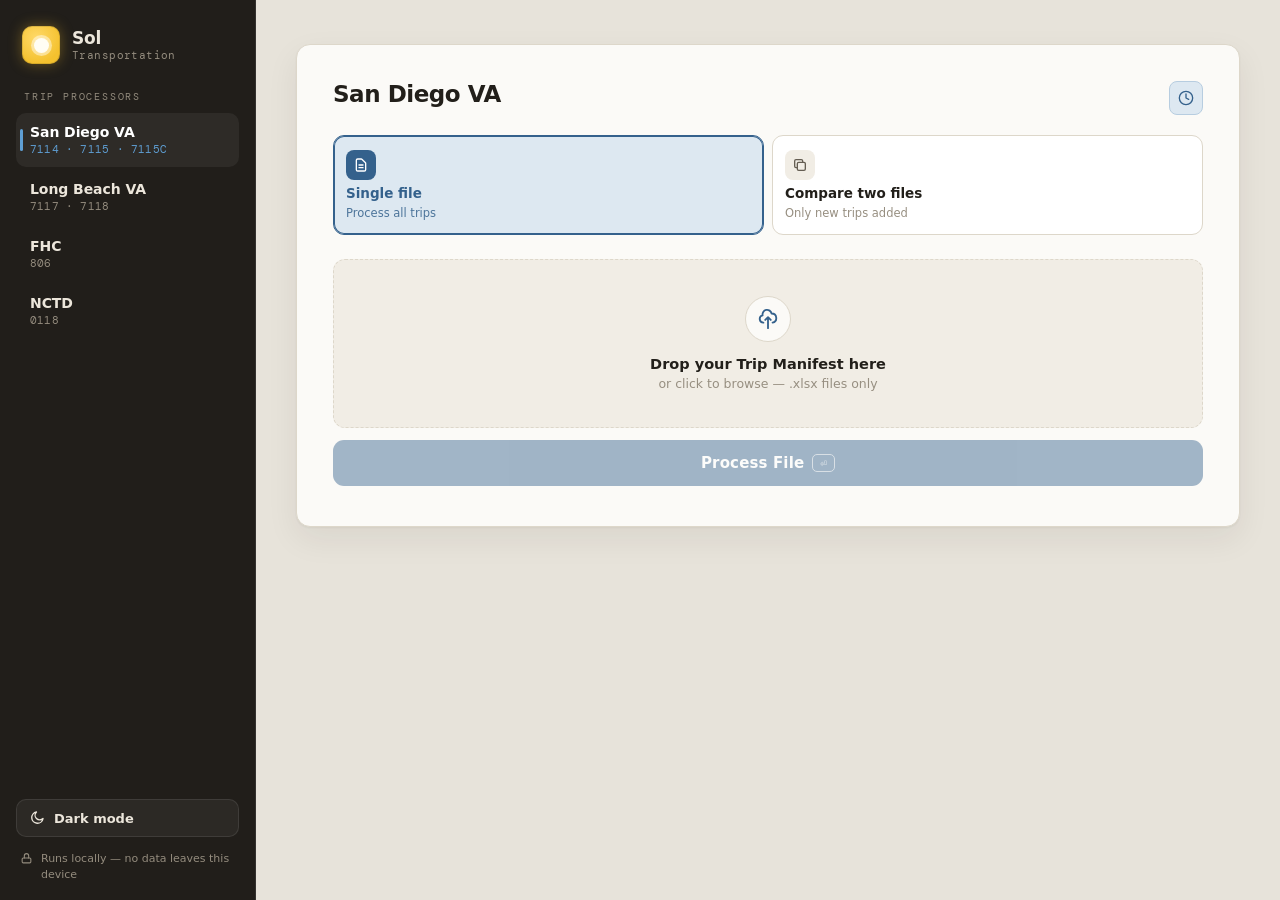
<file: index.html>
<!DOCTYPE html>
<html lang="en">
<head>
<meta charset="UTF-8">
<meta http-equiv="Cache-Control" content="no-cache">
<meta http-equiv="Pragma" content="no-cache">
<meta http-equiv="Expires" content="0">
<meta name="viewport" content="width=device-width, initial-scale=1.0">
<title>Sol Transportation · Trip Processors</title>
<script>
  // Operations Console has no separate landing — go straight to the workspace.
  (function () {
    try {
      var t = localStorage.getItem('sol-theme');
      if (t === 'dark') document.documentElement.style.background = '#110f0d';
    } catch (e) {}
    location.replace('SDVA_Processor.html');
  })();
</script>
<style>
  html, body { height: 100%; margin: 0; background: #e7e3da; }
  body { display: grid; place-items: center; font-family: system-ui, sans-serif; color: #645d52; }
  a { color: #34618c; }
</style>
</head>
<body>
  <noscript><p>Open the <a href="SDVA_Processor.html">Trip Processors</a>.</p></noscript>
</body>
</html>
</file>
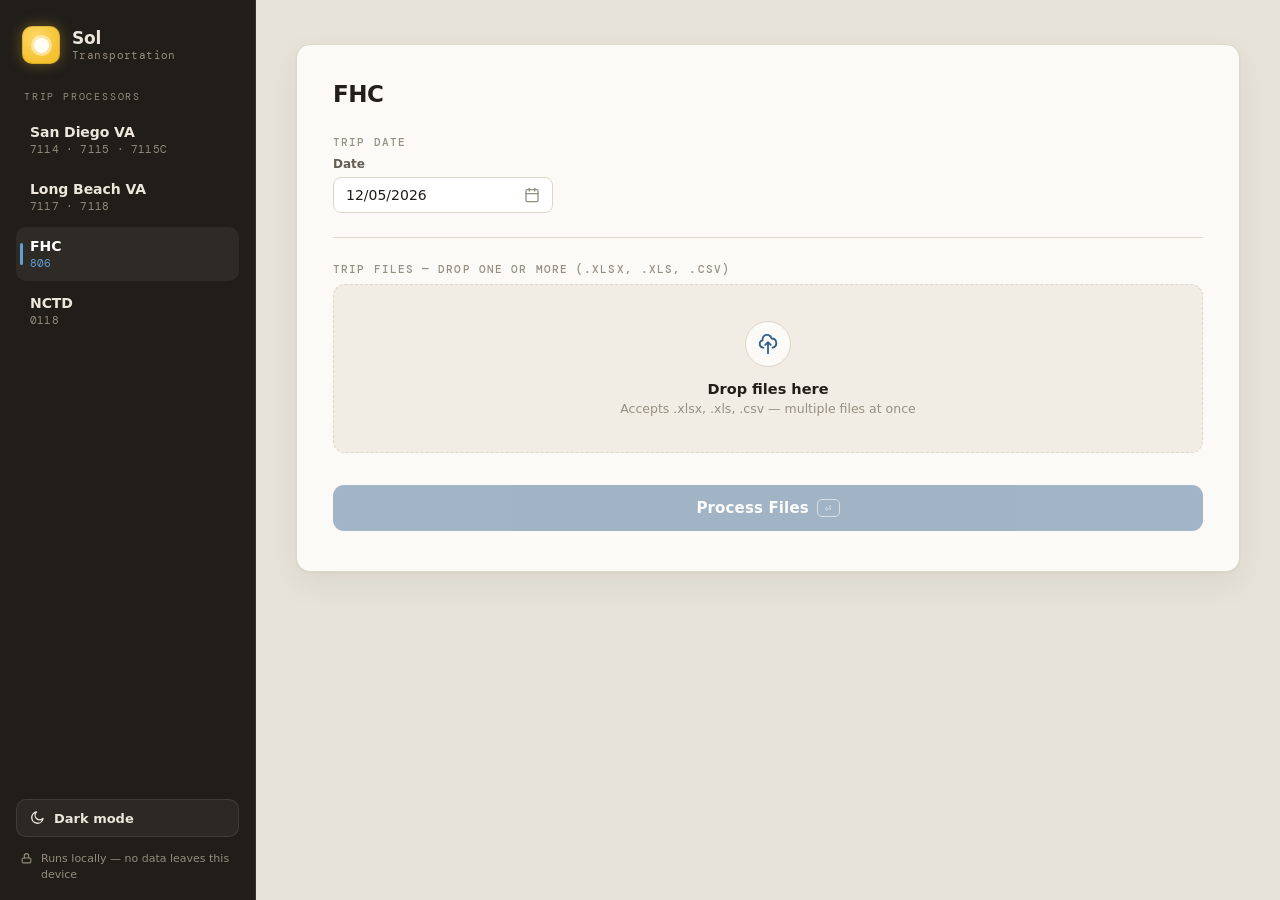
<file: FHC_Processor.html>
<!DOCTYPE html>
<html lang="en">
<head>
<link rel="icon" type="image/png" href="[data-uri]">
<meta charset="UTF-8">
<meta http-equiv="Cache-Control" content="no-cache">
<meta http-equiv="Pragma" content="no-cache">
<meta http-equiv="Expires" content="0">
<meta name="viewport" content="width=device-width, initial-scale=1.0">
<title>FHC Trip Processor</title>
<script src="vendor/xlsx.full.min.js?v=20261011231613"></script>
<script src="shared/helpers.js?v=20261011231613"></script>
<script src="shared/toast.js?v=20261011231613"></script>
<script src="shared/preview.js?v=20261011231613"></script>
<script src="shared/alerts-search.js?v=20261011231613"></script>
<script src="shared/keyboard.js?v=20261011231613"></script>
<link rel="stylesheet" href="shared/styles.css?v=20261011231613">
<script src="shared/shell.js?v=20261011231613"></script>
<style>
  /* Custom date picker (replaces the native <input type="date"> calendar) */
  .date-field { display:flex; align-items:center; justify-content:space-between; gap:8px; width:100%; padding:9px 12px; background:var(--field); border:1.5px solid var(--line); border-radius:8px; color:var(--text); font-size:14px; font-family:var(--sans); cursor:pointer; text-align:left; }
  .date-field:hover { border-color:var(--accent-border); }
  .date-field.empty #dateText { color:var(--text-faint); }
  .date-field svg { color:var(--text-faint); flex-shrink:0; }
  .cal-pop { position:absolute; top:100%; left:0; margin-top:6px; z-index:60; width:262px; background:var(--panel); border:1px solid var(--line); border-radius:12px; box-shadow:0 12px 34px rgba(0,0,0,0.22); padding:12px; display:none; }
  .cal-pop.open { display:block; }
  .cal-head { display:flex; align-items:center; justify-content:space-between; margin-bottom:8px; }
  .cal-title { font-weight:700; color:var(--text); font-size:14px; }
  .cal-navs { display:flex; gap:4px; }
  .cal-nav { width:28px; height:28px; border:none; background:transparent; color:var(--text-soft); border-radius:6px; cursor:pointer; font-size:18px; line-height:1; display:flex; align-items:center; justify-content:center; }
  .cal-nav:hover { background:var(--accent-weak); color:var(--accent); }
  .cal-dow, .cal-days { display:grid; grid-template-columns:repeat(7,1fr); gap:2px; }
  .cal-dow span { text-align:center; font-size:11px; font-weight:600; color:var(--text-faint); padding:4px 0; }
  .cal-day { text-align:center; font-size:13px; padding:7px 0; border-radius:6px; cursor:pointer; color:var(--text); border:none; background:transparent; font-family:var(--sans); }
  .cal-day:hover { background:var(--accent-weak); }
  .cal-day.muted { color:var(--text-faint); }
  .cal-day.today { box-shadow:inset 0 0 0 1.5px var(--accent-border); }
  .cal-day.selected { background:var(--accent); color:var(--accent-contrast); font-weight:700; }
  .cal-day.selected:hover { background:var(--accent-press); }
  .cal-foot { display:flex; justify-content:space-between; margin-top:10px; }
  .cal-link { background:none; border:none; color:var(--accent); font-size:13px; font-weight:600; cursor:pointer; padding:4px 6px; border-radius:6px; }
  .cal-link:hover { background:var(--accent-weak); }
</style>
</head>
<body>
<div class="card">
  <div class="header" style="position:relative">
    <a href="index.html" style="position:absolute;top:0;right:0;display:flex;align-items:center;gap:6px;font-size:13px;color:var(--accent);text-decoration:none;font-weight:500;padding:6px 12px;border:1.5px solid var(--accent-border);border-radius:8px;background:var(--accent-bg);transition:filter 0.15s" onmouseover="this.style.filter='brightness(0.9)'" onmouseout="this.style.filter=''">
      <svg width="14" height="14" viewBox="0 0 24 24" fill="none" stroke="currentColor" stroke-width="2.5" stroke-linecap="round"><path d="M19 12H5M12 5l-7 7 7 7"/></svg>
      All Processors
    </a>
    <div class="logo" style="background:#1a4a7a"><svg viewBox="0 0 24 24" stroke-linecap="round" stroke-linejoin="round"><rect x="1" y="3" width="15" height="13" rx="1"/><path d="M16 8h4l3 3v5h-7V8z"/></svg></div>
    <div><h1>FHC</h1></div>
  </div>

  <div class="section-label">Trip date</div>
  <div style="margin-bottom:1.25rem">
    <div class="input-group" style="position:relative;max-width:220px">
      <label>Date</label>
      <input type="hidden" id="tripDate" />
      <button type="button" class="date-field empty" id="dateBtn" onclick="toggleCal(event)" aria-haspopup="dialog">
        <span id="dateText">Select a date</span>
        <svg width="16" height="16" viewBox="0 0 24 24" fill="none" stroke="currentColor" stroke-width="2" stroke-linecap="round" stroke-linejoin="round"><rect x="3" y="4" width="18" height="18" rx="2"/><line x1="16" y1="2" x2="16" y2="6"/><line x1="8" y1="2" x2="8" y2="6"/><line x1="3" y1="10" x2="21" y2="10"/></svg>
      </button>
      <div class="cal-pop" id="calPop" role="dialog" aria-label="Choose date">
        <div class="cal-head">
          <span class="cal-title" id="calTitle"></span>
          <div class="cal-navs">
            <button type="button" class="cal-nav" onclick="calMove(-1)" aria-label="Previous month">‹</button>
            <button type="button" class="cal-nav" onclick="calMove(1)" aria-label="Next month">›</button>
          </div>
        </div>
        <div class="cal-dow"><span>S</span><span>M</span><span>T</span><span>W</span><span>T</span><span>F</span><span>S</span></div>
        <div class="cal-days" id="calDays"></div>
        <div class="cal-foot">
          <button type="button" class="cal-link" onclick="calClear()">Clear</button>
          <button type="button" class="cal-link" onclick="calToday()">Today</button>
        </div>
      </div>
    </div>
    <div id="tzDisplay" style="display:none"></div>
  </div>

  <div class="divider"></div>

  <div class="section-label">Trip files — drop one or more (.xlsx, .xls, .csv)</div>
  <div class="drop-zone" id="dropZone">
    <input type="file" id="fileInput" accept=".xlsx,.xls,.csv" multiple />
    <div class="drop-icon"><svg viewBox="0 0 24 24" stroke-linecap="round" stroke-linejoin="round"><path d="M7 16a4 4 0 01-.88-7.903A5 5 0 1115.9 6L16 6a5 5 0 011 9.9M15 13l-3-3m0 0l-3 3m3-3v12"/></svg></div>
    <h2>Drop files here</h2>
    <p>Accepts .xlsx, .xls, .csv — multiple files at once</p>
  </div>
  <div class="file-list" id="fileList"></div>

  <div class="error-box" id="errorBox"></div>
  <button class="btn" id="processBtn" disabled onclick="processFiles()">Process Files<span class="kbd-hint">⏎</span></button>

  <div class="progress-wrap" id="progressWrap">
    <div class="progress-label" id="progressLabel">Processing...</div>
    <div class="progress-bar"><div class="progress-fill" id="progressFill"></div></div>
  </div>

  <div class="results" id="results">
    <div class="result-grid">
      <div class="stat primary"><div class="label">Total trips</div><div class="value" id="statTotal">0</div></div>
      <div class="stat"><div class="label">Ambulatory</div><div class="value" id="statAmb">0</div></div>
      <div class="stat"><div class="label">Wheelchair</div><div class="value" id="statWC">0</div></div>
    </div>
    <div class="breakdown" id="breakdown"></div>
    <button class="btn-preview" onclick="togglePreview()"><svg viewBox="0 0 24 24"><path d="M1 12s4-8 11-8 11 8 11 8-4 8-11 8-11-8-11-8z"/><circle cx="12" cy="12" r="3"/></svg> Preview trips before download</button>
    <div class="preview-wrap" id="previewWrap"></div>
    <button class="btn-download" id="downloadBtn" style="margin-top:10px"><svg viewBox="0 0 24 24" stroke-linecap="round" stroke-linejoin="round"><path d="M4 16v1a3 3 0 003 3h10a3 3 0 003-3v-1m-4-4l-4 4m0 0l-4-4m4 4V4"/></svg> Download processed file</button>
    <button class="btn-reset" onclick="fullReset()">Process more files<span class="kbd-hint">esc</span></button>
  </div>
</div>
<script>
// Stage 2: Folder drag support
async function getAllFilesFromDrop(items) {
  const files = [];
  async function traverse(entry) {
    if (entry.isFile) {
      await new Promise(res => entry.file(f => { files.push(f); res(); }));
    } else if (entry.isDirectory) {
      const reader = entry.createReader();
      const entries = await new Promise(res => reader.readEntries(res));
      for (const ent of entries) await traverse(ent);
    }
  }
  for (const item of items) {
    const entry = item.webkitGetAsEntry ? item.webkitGetAsEntry() : null;
    if (entry) await traverse(entry); else { const f = item.getAsFile(); if (f) files.push(f); }
  }
  return files;
}

if (typeof XLSX === 'undefined') {
  console.error('XLSX failed to load from vendor/xlsx.full.min.js');
}
const OUT_COLS = [
 'Trip ID','Vendor Trip ID','Trip Type','Passenger Member ID','Passenger',
 'Date Of Birth','Phone Number','Mobility','Extra','Estimated Pickup Time','Preferred Pickup Date/Time',
 'Earliest Departure Time','Latest Arrival Time','Appointment Time',
 'Buffer (minutes)','Pickup Address','Dropoff Address',
 'Estimated Distance (miles)','Third Party','Contract Name',
 'Contract Number','Status','Start Odometer','End Odometer',
 'Start Time','End Time','Comments','VA Notes','Loaded Mileage',
 'Wait Time (Minutes)','Unloaded Mileage','Invoice Number',
 'Invoice Date','Actual Cost'
];
const DAY_NAMES = ['SUN','MON','TUE','WED','THU','FRI','SAT'];
const MON_NAMES = ['JAN','FEB','MAR','APR','MAY','JUN','JUL','AUG','SEP','OCT','NOV','DEC'];
// Same participant → same member ID on every run (see stableMemberId in shared/helpers.js).
function getMemberId(passengerName) {
 return stableMemberId('FHCP', passengerName);
}
function updateMemberCount() {}
const usedTripIds = new Set();
function genTripId() {
 let id;
 do { id = 'FHCP' + String(Math.floor(Math.random() * 10000)).padStart(4, '0'); }
 while (usedTripIds.has(id));
 usedTripIds.add(id);
 return id;
}
function getCaliforniaTZ(dateStr) {
 if (!dateStr) return null;
 const d = new Date(dateStr + 'T12:00:00');
 const year = d.getUTCFullYear();
 const marchStart = new Date(Date.UTC(year, 2, 1));
 let marchSundays = 0, pdtStart;
 for (let day = 1; day <= 31; day++) {
 const dt = new Date(Date.UTC(year, 2, day));
 if (dt.getUTCDay() === 0) { marchSundays++; if (marchSundays === 2) { pdtStart = dt; break; } }
 }
 let pdtEnd;
 for (let day = 1; day <= 30; day++) {
 const dt = new Date(Date.UTC(year, 10, day));
 if (dt.getUTCDay() === 0) { pdtEnd = dt; break; }
 }
 const isPDT = d >= pdtStart && d < pdtEnd;
 return isPDT ? '-0700' : '-0800';
}
function updateTZ() {
 const dateStr = document.getElementById('tripDate').value;
 const tz = getCaliforniaTZ(dateStr);
 const tzDisplay = document.getElementById('tzDisplay');
 if (tz === '-0700') tzDisplay.textContent = '-0700 (PDT — Pacific Daylight Time)';
 else if (tz === '-0800') tzDisplay.textContent = '-0800 (PST — Pacific Standard Time)';
 else tzDisplay.textContent = 'Select a date above';
 checkReady();
}

// ---- Custom date picker (replaces native <input type="date">) ----
const CAL_MONTHS = ['January','February','March','April','May','June','July','August','September','October','November','December'];
let calView = new Date();   // first-of-month currently shown
let calSelected = null;     // selected Date (local) or null
function _calPad(n) { return String(n).padStart(2, '0'); }
function calISO(d) { return d.getFullYear() + '-' + _calPad(d.getMonth() + 1) + '-' + _calPad(d.getDate()); }
function calDisplay(d) { return _calPad(d.getMonth() + 1) + '/' + _calPad(d.getDate()) + '/' + d.getFullYear(); }
function calSameDay(a, b) { return !!(a && b && a.getFullYear() === b.getFullYear() && a.getMonth() === b.getMonth() && a.getDate() === b.getDate()); }
function setTripDate(d) {
  const hid = document.getElementById('tripDate'), txt = document.getElementById('dateText'), btn = document.getElementById('dateBtn');
  if (d) {
    calSelected = new Date(d.getFullYear(), d.getMonth(), d.getDate());
    hid.value = calISO(calSelected); txt.textContent = calDisplay(calSelected); btn.classList.remove('empty');
  } else {
    calSelected = null; hid.value = ''; txt.textContent = 'Select a date'; btn.classList.add('empty');
  }
  updateTZ(); // keeps timezone display + checkReady() in sync
}
function renderCal() {
  const y = calView.getFullYear(), m = calView.getMonth(), today = new Date();
  document.getElementById('calTitle').textContent = CAL_MONTHS[m] + ' ' + y;
  const start = new Date(y, m, 1 - new Date(y, m, 1).getDay());
  const days = document.getElementById('calDays'); days.innerHTML = '';
  for (let i = 0; i < 42; i++) {
    const d = new Date(start.getFullYear(), start.getMonth(), start.getDate() + i);
    const b = document.createElement('button');
    b.type = 'button'; b.className = 'cal-day'; b.textContent = d.getDate();
    if (d.getMonth() !== m) b.classList.add('muted');
    if (calSameDay(d, today)) b.classList.add('today');
    if (calSameDay(d, calSelected)) b.classList.add('selected');
    b.onclick = () => { setTripDate(d); closeCal(); };
    days.appendChild(b);
  }
}
function openCal() {
  calView = calSelected ? new Date(calSelected.getFullYear(), calSelected.getMonth(), 1) : new Date();
  renderCal();
  document.getElementById('calPop').classList.add('open');
}
function closeCal() { document.getElementById('calPop').classList.remove('open'); }
function toggleCal(e) { if (e) e.stopPropagation(); const p = document.getElementById('calPop'); p.classList.contains('open') ? closeCal() : openCal(); }
function calMove(delta) { calView = new Date(calView.getFullYear(), calView.getMonth() + delta, 1); renderCal(); }
function calToday() { setTripDate(new Date()); closeCal(); }
function calClear() { setTripDate(null); closeCal(); }
document.addEventListener('click', e => {
  const wrap = document.getElementById('dateBtn').closest('.input-group');
  if (wrap && !wrap.contains(e.target)) closeCal();
});
function formatDateTime(dateStr, timeVal, tz) {
 const d = new Date(dateStr + 'T00:00:00');
 const dayName = DAY_NAMES[d.getUTCDay()];
 const dd = String(d.getUTCDate()).padStart(2, '0');
 const mon = MON_NAMES[d.getUTCMonth()];
 const yyyy = d.getUTCFullYear();
 let h = 0, m = 0;
 if (timeVal !== null && timeVal !== undefined && timeVal !== '') {
 const tv = timeVal;
 if (typeof tv === 'number' && tv >= 0 && tv < 1) {
 const totalMins = Math.round(tv * 24 * 60);
 h = Math.floor(totalMins / 60) % 24;
 m = totalMins % 60;
 } else {
 const ts = String(tv).trim().toUpperCase().replace(/\s+/g,'');
 const apMatch = ts.match(/^(\d{1,2}):(\d{2})(AM|PM)$/);
 if (apMatch) {
 h = parseInt(apMatch[1]); m = parseInt(apMatch[2]);
 if (apMatch[3]==='PM' && h!==12) h+=12;
 if (apMatch[3]==='AM' && h===12) h=0;
 } else {
 const parts = String(tv).trim().split(':');
 h = parseInt(parts[0]) || 0;
 m = parseInt(parts[1]) || 0;
 }
 }
 }
 const hh = String(h).padStart(2, '0');
 const mm = String(m).padStart(2, '0');
 return `${dayName}, ${dd} ${mon} ${yyyy} ${hh}:${mm}:00 ${tz}`;
}
function formatName(raw) {
 if (!raw) return '';
 let name = String(raw).replace(/\([^)]*\)/g, ' ').replace(/\u00a0/g, ' ').trim();
 if (name.includes(',')) {
  const parts = name.split(',');
  const last = parts[0].trim();
  const first = parts.slice(1).join(' ').trim();
  name = first ? first + ' ' + last : last;
 }
 return name.split(/\s+/).filter(Boolean).map(w => {
  if (w.length === 1) return w.toUpperCase();
  if (w.includes('-')) return w.split('-').map(p => p ? p.charAt(0).toUpperCase() + p.slice(1).toLowerCase() : '').join('-');
  return w.charAt(0).toUpperCase() + w.slice(1).toLowerCase();
 }).join(' ');
}
function normalizeMobility(raw) {
 const s = String(raw).trim().toUpperCase();
 if (s.includes('STRETCHER') || s.includes('GURNEY')) return 'Stretcher';
 if (s.includes('W/C') || s === 'WC' || s.includes('WHEELCHAIR') || s.includes('W/C VAN') || s.includes('W/C TRANSPORT')) return 'Wheelchair';
 return 'Ambulatory'; 
}
function findCol(headers, ...keywords) {
 for (const kw of keywords) {
 const exact = headers.findIndex(h => h && String(h).trim().toLowerCase() === kw.toLowerCase());
 if (exact >= 0) return exact;
 const sub = headers.findIndex(h => h && String(h).toLowerCase().includes(kw.toLowerCase()));
 if (sub >= 0) return sub;
 }
 return -1;
}
const loadedFiles = []; 
const dropZone = document.getElementById('dropZone');
const fileInput = document.getElementById('fileInput');
dropZone.addEventListener('dragover', e => { e.preventDefault(); dropZone.classList.add('drag-over'); });
dropZone.addEventListener('dragleave', () => dropZone.classList.remove('drag-over'));
dropZone.addEventListener('drop', e => { e.preventDefault(); dropZone.classList.remove('drag-over'); handleFiles(e.dataTransfer.files); });
fileInput.addEventListener('change', e => handleFiles(e.target.files));
function handleFiles(fileList) {
 for (const file of fileList) {
 if (!file.name.match(/\.(xlsx?|csv)$/i)) { toast(file.name + ' is not .xlsx/.csv', 'error'); continue; }
 const reader = new FileReader();
 reader.onload = e => {
 try {
 let rows;
 if (file.name.match(/\.csv$/i)) {
 const wb = XLSX.read(e.target.result, { type: 'array', raw: false });
 rows = XLSX.utils.sheet_to_json(wb.Sheets[wb.SheetNames[0]], { header: 1, defval: null });
 } else {
 const wb = XLSX.read(e.target.result, { type: 'array', raw: false, cellDates: false });
 rows = XLSX.utils.sheet_to_json(wb.Sheets[wb.SheetNames[0]], { header: 1, defval: null });
 }
 loadedFiles.push({ name: file.name, rows });
 renderFileList();
 toast('Loaded ' + file.name, 'success');
 checkReady();
 } catch(err) { showError('Could not read ' + file.name + ': ' + err.message); toast('Could not read ' + file.name, 'error'); }
 };
 reader.readAsArrayBuffer(file);
 }
 fileInput.value = '';
}
function removeFile(idx) {
 loadedFiles.splice(idx, 1);
 renderFileList();
 checkReady();
}
function renderFileList() {
 const list = document.getElementById('fileList');
 list.innerHTML = '';
 loadedFiles.forEach((f, i) => {
 const pill = document.createElement('div');
 pill.className = 'file-pill';
 pill.innerHTML = `
 <svg viewBox="0 0 24 24" stroke-linecap="round" stroke-linejoin="round"><path d="M9 12h6m-6 4h6m2 5H7a2 2 0 01-2-2V5a2 2 0 012-2h5.586a1 1 0 01.707.293l5.414 5.414a1 1 0 01.293.707V19a2 2 0 01-2 2z"/></svg>
 <span>${_esc(f.name)}</span>
 <button class="remove" onclick="removeFile(${i})">✕</button>`;
 list.appendChild(pill);
 });
}
function checkReady() {
 const hasFiles = loadedFiles.length > 0;
 const hasDate = !!document.getElementById('tripDate').value;
 document.getElementById('processBtn').disabled = !(hasFiles && hasDate);
}
function fullReset() {
 loadedFiles.length = 0;
 renderFileList();
 document.getElementById('results').classList.remove('visible');
 document.getElementById('progressWrap').classList.remove('visible');
 const pw = document.getElementById('previewWrap'); if (pw) pw.classList.remove('visible');
 setTripDate(null);
 document.getElementById('tzDisplay').textContent = 'Select a date above';
 hideError();
 checkReady();
 updateMemberCount();
}
function showError(msg) { const b = document.getElementById('errorBox'); b.textContent = msg; b.classList.add('visible'); }
function hideError() { document.getElementById('errorBox').classList.remove('visible'); }
function setProgress(pct, label) {
 document.getElementById('progressFill').style.width = pct + '%';
 document.getElementById('progressLabel').textContent = label;
}
function parseRows(rows) {
 let headerIdx = -1;
 for (let i = 0; i < Math.min(rows.length, 5); i++) {
 const r = rows[i];
 if (!r) continue;
 const vals = r.map(v => String(v || '').toLowerCase());
 if (vals.some(v => v.includes('client') || v.includes('pu time') || v.includes('pu address'))) {
 headerIdx = i; break;
 }
 }
 if (headerIdx < 0) return [];
 const headers = rows[headerIdx].map(h => String(h || '').trim());
 const dataRows = rows.slice(headerIdx + 1).filter(r => r && r.some(v => v !== null && v !== '' && v !== undefined));
 const iClient = findCol(headers, 'client');
 const iPhone = findCol(headers, 'client phone', 'phone');
 let iPuTime = findCol(headers, 'pu time');
 const iPuAddr = findCol(headers, 'pu address');
 const iDoAddr = findCol(headers, 'do address');
 const iDoZip = findCol(headers, 'do zip');
 const iMobility = findCol(headers, 'mode of transportation', 'mode');
 let iNotes = findCol(headers, 'notes');
 if (iNotes < 0) {
 for (let i = headers.length - 1; i >= 0; i--) {
 if (!headers[i] || headers[i].startsWith('Unnamed')) { iNotes = i; break; }
 }
 }
 // Fallback: some FHC exports (e.g. SOL SOUTH) omit the "PU Time" header
 // but include the data. Scan unassigned columns for time-like values.
 if (iPuTime < 0) {
  const claimed = new Set([iClient, iPhone, iPuAddr, iDoAddr, iDoZip, iMobility, iNotes].filter(x => x >= 0));
  const timeRe = /^\s*\d{1,2}:\d{2}(\s*[AP]M)?\s*$|^\s*\d{1,2}\s*[AP]M\s*$/i;
  const sample = dataRows.slice(0, Math.min(10, dataRows.length));
  let best = -1, bestHits = 0;
  for (let c = 0; c < headers.length; c++) {
   if (claimed.has(c)) continue;
   let hits = 0, total = 0;
   for (const r of sample) {
    const v = r ? r[c] : null;
    if (v == null || v === '') continue;
    total++;
    if (timeRe.test(String(v))) hits++;
   }
   if (total > 0 && hits / total >= 0.6 && hits > bestHits) { best = c; bestHits = hits; }
  }
  if (best >= 0) iPuTime = best;
 }
 const trips = [];
 for (const row of dataRows) {
 const client = iClient >= 0 ? row[iClient] : null;
 if (!client) continue; 
 const phone = iPhone >= 0 ? row[iPhone] : null;
 const puTime = iPuTime >= 0 ? row[iPuTime] : null;
 const puAddr = iPuAddr >= 0 ? row[iPuAddr] : null;
 let doAddr = iDoAddr >= 0 ? row[iDoAddr] : null;
 const doZip = iDoZip >= 0 ? row[iDoZip] : null;
 const mobility = iMobility >= 0 ? row[iMobility] : null;
 const notes = iNotes >= 0 ? row[iNotes] : null;
 if (doAddr && doZip) {
 const addrStr = String(doAddr).trim();
 const zipStr = String(parseInt(doZip) || doZip).trim();
 if (zipStr && !addrStr.includes(zipStr)) {
 doAddr = addrStr + ' ' + zipStr;
 }
 }
 trips.push({ client: formatName(client), phone, puTime, puAddr, doAddr, mobility, notes });
 }
 return trips;
}
function processFiles() {
 hideError();
 document.getElementById('processBtn').disabled = true;
 document.getElementById('progressWrap').classList.add('visible');
 document.getElementById('results').classList.remove('visible');
 setProgress(5, 'Starting...');
 setTimeout(() => {
 try {
 const dateStr = document.getElementById('tripDate').value;
 const tz = getCaliforniaTZ(dateStr);
 if (!tz) throw new Error('Please select a trip date.');
 const allTrips = [];
 const fileSummary = [];
 const stats = { total: 0, ambulatory: 0, wheelchair: 0, stretcher: 0 };
 loadedFiles.forEach((f, fi) => {
 setProgress(10 + (fi / loadedFiles.length) * 60, `Processing ${f.name}...`);
 const trips = parseRows(f.rows);
 fileSummary.push({ name: f.name, count: trips.length });
 allTrips.push(...trips);
 });
 setProgress(75, 'Building output...');
 const outputRows = [];
 const outOfStateTrips = [];
 for (const trip of allTrips) {
 if (!trip.client) continue;
 const memberId = getMemberId(trip.client);
 const tripId = genTripId();
 const mobility = normalizeMobility(trip.mobility);
 const edt = formatDateTime(dateStr, trip.puTime, tz);
 const notesVal = trip.notes ? String(trip.notes).trim() : null;
 stats.total++;
 if (mobility === 'Ambulatory') stats.ambulatory++;
 else if (mobility === 'Wheelchair') stats.wheelchair++;
 else if (mobility === 'Stretcher') stats.stretcher++;
 const puSt = isOutOfState(trip.puAddr);
 const doSt = isOutOfState(trip.doAddr);
 if (puSt || doSt) {
  const dir = puSt && doSt ? `pickup ${puSt}, dropoff ${doSt}` : puSt ? `pickup ${puSt}` : `dropoff ${doSt}`;
  outOfStateTrips.push(`${trip.client} — ${dir}`);
 }
 const row = {
 'Trip ID': tripId,
 'Vendor Trip ID': null,
 'Trip Type': null,
 'Passenger Member ID': memberId,
 'Passenger': trip.client,
 'Date Of Birth': null,
 'Phone Number': trip.phone || null,
 'Mobility': mobility,
 'Extra': null,
 'Estimated Pickup Time': null,
 'Earliest Departure Time': edt,
 'Latest Arrival Time': null,
 'Appointment Time': null,
 'Buffer (minutes)': null,
 'Pickup Address': cleanAddr(trip.puAddr) || null,
 'Dropoff Address': cleanAddr(trip.doAddr) || null,
 'Estimated Distance (miles)': null,
 'Third Party': null,
 'Contract Name': null,
 'Contract Number': null,
 'Status': null,
 'Start Odometer': null,
 'End Odometer': null,
 'Start Time': null,
 'End Time': null,
 'Comments': null,
 'VA Notes': notesVal,
 'Loaded Mileage': null,
 'Wait Time (Minutes)': null,
 'Unloaded Mileage': null,
 'Invoice Number': null,
 'Invoice Date': null,
 'Actual Cost': null
 };
 outputRows.push(OUT_COLS.map(col => row[col] !== undefined ? row[col] : null));
 }
 setProgress(90, 'Writing file...');
 setPreviewSheets([{ label: 'Trips', rows: outputRows }]);
 const [y, mo, d] = dateStr.split('-');
 const outName = `FHC_${mo}-${d}-${y}.xlsx`;
 const wb = XLSX.utils.book_new();
 const ws = XLSX.utils.aoa_to_sheet([OUT_COLS, ...outputRows]);
 XLSX.utils.book_append_sheet(wb, ws, 'vet ride sample');
 const buf = XLSX.write(wb, { bookType: 'xlsx', type: 'array' });
 const blob = new Blob([buf], { type: 'application/vnd.openxmlformats-officedocument.spreadsheetml.sheet' });
 setProgress(100, 'Done!');
 toast('Processed ' + stats.total + ' trip' + (stats.total === 1 ? '' : 's') + ' from ' + fileSummary.length + ' file' + (fileSummary.length === 1 ? '' : 's'), 'success');
 document.getElementById('statTotal').textContent = stats.total;
 document.getElementById('statAmb').textContent = stats.ambulatory;
 document.getElementById('statWC').textContent = stats.wheelchair;
 let bdHtml = '<h3>Files processed</h3>';
 for (const f of fileSummary) {
 bdHtml += `<div class="breakdown-row"><span class="desc">${_esc(f.name)}</span><span class="count">${f.count} trips</span></div>`;
 }
 if (stats.stretcher > 0) {
 bdHtml += `<div class="breakdown-row"><span class="desc">Stretcher trips</span><span class="count">${stats.stretcher}</span></div>`;
 }
 if (outOfStateTrips.length > 0) {
 bdHtml += `<div class="breakdown-row" style="color:#b8721a"><span class="desc">⚑ Out-of-state trips</span><span class="count">${outOfStateTrips.length}</span></div>`;
 toast(outOfStateTrips.length + ' out-of-state trip' + (outOfStateTrips.length === 1 ? '' : 's') + ' detected: ' + outOfStateTrips.slice(0, 3).join('; ') + (outOfStateTrips.length > 3 ? '...' : ''), 'warning', 8000);
 }
 bdHtml += `<div class="breakdown-row"><span class="desc">Timezone applied</span><span class="count">${tz}</span></div>`;
 document.getElementById('breakdown').innerHTML = bdHtml;
 document.getElementById('downloadBtn').onclick = () => triggerDownload(blob, outName);
 updateMemberCount();
 document.getElementById('results').classList.add('visible');
 setTimeout(() => {
 document.getElementById('progressWrap').classList.remove('visible');
 document.getElementById('processBtn').disabled = false;
 }, 500);
 } catch(err) {
 showError('Error: ' + err.message);
 toast(err.message, 'error');
 document.getElementById('progressWrap').classList.remove('visible');
 document.getElementById('processBtn').disabled = false;
 }
 }, 50);
}
updateMemberCount();
const _defaultDate = new Date(); _defaultDate.setDate(_defaultDate.getDate() + 1); // default to tomorrow
setTripDate(_defaultDate);
checkReady();

</script>
</body>
</html>
</file>
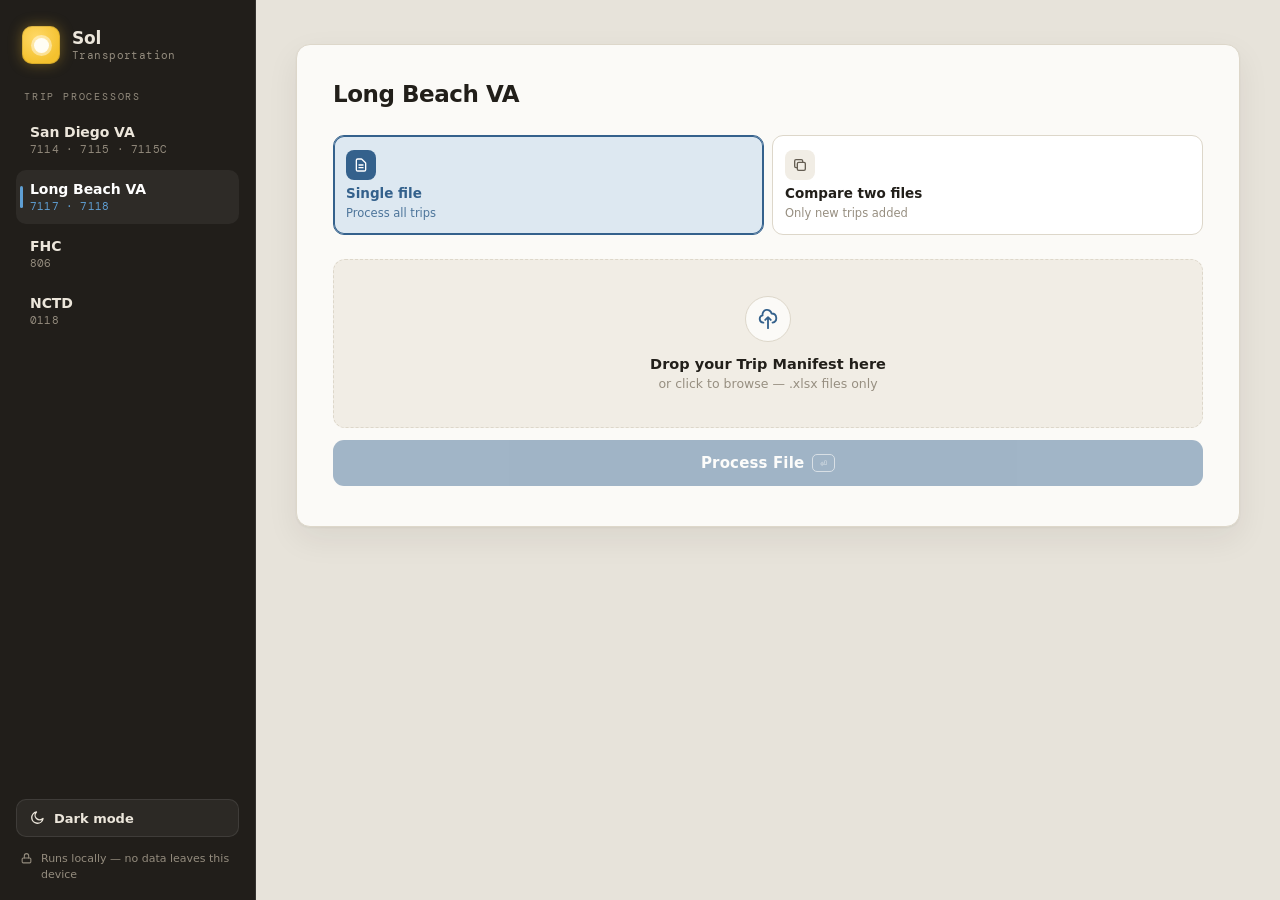
<file: LBVA_Processor.html>
<!DOCTYPE html>
<html lang="en">
<head>
<link rel="icon" type="image/png" href="[data-uri]">
<meta charset="UTF-8">
<meta http-equiv="Cache-Control" content="no-cache">
<meta http-equiv="Pragma" content="no-cache">
<meta http-equiv="Expires" content="0">
<meta name="viewport" content="width=device-width, initial-scale=1.0">
<title>LBVA Trip Processor</title>
<script src="vendor/xlsx.full.min.js?v=20261011231613"></script>
<script src="shared/helpers.js?v=20261011231613"></script>
<script src="shared/toast.js?v=20261011231613"></script>
<script src="shared/preview.js?v=20261011231613"></script>
<script src="shared/diff.js?v=20261011231613"></script>
<script src="shared/alerts-search.js?v=20261011231613"></script>
<script src="shared/keyboard.js?v=20261011231613"></script>
<link rel="stylesheet" href="shared/styles.css?v=20261011231613">
<script src="shared/shell.js?v=20261011231613"></script>
</head>
<body>
<div class="card">
  <div class="header" style="position:relative">
    <a href="index.html" style="position:absolute;top:0;right:0;display:flex;align-items:center;gap:6px;font-size:13px;color:var(--accent);text-decoration:none;font-weight:500;padding:6px 12px;border:1.5px solid var(--accent-border);border-radius:8px;background:var(--accent-bg);transition:filter 0.15s" onmouseover="this.style.filter='brightness(0.9)'" onmouseout="this.style.filter=''">
      <svg width="14" height="14" viewBox="0 0 24 24" fill="none" stroke="currentColor" stroke-width="2.5" stroke-linecap="round"><path d="M19 12H5M12 5l-7 7 7 7"/></svg>
      All Processors
    </a>
    <div class="logo" style="background:#1b5e3b"><svg viewBox="0 0 24 24" stroke-linecap="round" stroke-linejoin="round"><rect x="1" y="3" width="15" height="13" rx="1"/><path d="M16 8h4l3 3v5h-7V8z"/></svg></div>
    <div><h1>Long Beach VA</h1></div>
  </div>

  <div class="mode-tabs">
    <div class="mode-tab active" id="tabSingle" onclick="setMode('single')">
      <div class="tab-icon"><svg viewBox="0 0 24 24" stroke-linecap="round" stroke-linejoin="round"><path d="M9 12h6m-6 4h6m2 5H7a2 2 0 01-2-2V5a2 2 0 012-2h5.586a1 1 0 01.707.293l5.414 5.414a1 1 0 01.293.707V19a2 2 0 01-2 2z"/></svg></div>
      <div class="tab-title">Single file</div>
      <div class="tab-sub">Process all trips</div>
    </div>
    <div class="mode-tab" id="tabCompare" onclick="setMode('compare')">
      <div class="tab-icon"><svg viewBox="0 0 24 24" stroke-linecap="round" stroke-linejoin="round"><path d="M8 16H6a2 2 0 01-2-2V6a2 2 0 012-2h8a2 2 0 012 2v2m-6 12h8a2 2 0 002-2v-8a2 2 0 00-2-2h-8a2 2 0 00-2 2v8a2 2 0 002 2z"/></svg></div>
      <div class="tab-title">Compare two files</div>
      <div class="tab-sub">Only new trips added</div>
    </div>
  </div>

  <div id="modeSingle">
    <div class="drop-zone" id="dropSingle">
      <input type="file" id="inputSingle" accept=".xlsx,.xls" />
      <div class="drop-icon"><svg viewBox="0 0 24 24" stroke-linecap="round" stroke-linejoin="round"><path d="M7 16a4 4 0 01-.88-7.903A5 5 0 1115.9 6L16 6a5 5 0 011 9.9M15 13l-3-3m0 0l-3 3m3-3v12"/></svg></div>
      <h2>Drop your Trip Manifest here</h2>
      <p>or click to browse — .xlsx files only</p>
    </div>
    <div class="file-pill" id="pillSingle" style="display:none">
      <svg style="width:15px;height:15px;stroke:var(--accent);fill:none;stroke-width:2" viewBox="0 0 24 24" stroke-linecap="round" stroke-linejoin="round"><path d="M9 12h6m-6 4h6m2 5H7a2 2 0 01-2-2V5a2 2 0 012-2h5.586a1 1 0 01.707.293l5.414 5.414a1 1 0 01.293.707V19a2 2 0 01-2 2z"/></svg>
      <span id="nameSingle"></span>
      <button class="remove" onclick="clearFile('single')">✕</button>
    </div>
  </div>

  <div id="modeCompare" style="display:none">
    <div class="two-drop">
      <div>
        <div class="drop-label">Already processed (older)</div>
        <div class="drop-zone" id="dropOld">
          <input type="file" id="inputOld" accept=".xlsx,.xls" />
          <div class="drop-icon"><svg viewBox="0 0 24 24" stroke-linecap="round" stroke-linejoin="round"><path d="M7 16a4 4 0 01-.88-7.903A5 5 0 1115.9 6L16 6a5 5 0 011 9.9M15 13l-3-3m0 0l-3 3m3-3v12"/></svg></div>
          <h2>Drop older file</h2>
          <p>.xlsx only</p>
        </div>
        <div class="file-pill" id="pillOld" style="display:none">
          <svg style="width:15px;height:15px;stroke:var(--accent);fill:none;stroke-width:2" viewBox="0 0 24 24" stroke-linecap="round" stroke-linejoin="round"><path d="M9 12h6m-6 4h6m2 5H7a2 2 0 01-2-2V5a2 2 0 012-2h5.586a1 1 0 01.707.293l5.414 5.414a1 1 0 01.293.707V19a2 2 0 01-2 2z"/></svg>
          <span id="nameOld"></span>
          <button class="remove" onclick="clearFile('old')">✕</button>
        </div>
      </div>
      <div>
        <div class="drop-label">Fresh download (newer)</div>
        <div class="drop-zone" id="dropNew">
          <input type="file" id="inputNew" accept=".xlsx,.xls" />
          <div class="drop-icon"><svg viewBox="0 0 24 24" stroke-linecap="round" stroke-linejoin="round"><path d="M7 16a4 4 0 01-.88-7.903A5 5 0 1115.9 6L16 6a5 5 0 011 9.9M15 13l-3-3m0 0l-3 3m3-3v12"/></svg></div>
          <h2>Drop newer file</h2>
          <p>.xlsx only</p>
        </div>
        <div class="file-pill" id="pillNew" style="display:none">
          <svg style="width:15px;height:15px;stroke:var(--accent);fill:none;stroke-width:2" viewBox="0 0 24 24" stroke-linecap="round" stroke-linejoin="round"><path d="M9 12h6m-6 4h6m2 5H7a2 2 0 01-2-2V5a2 2 0 012-2h5.586a1 1 0 01.707.293l5.414 5.414a1 1 0 01.293.707V19a2 2 0 01-2 2z"/></svg>
          <span id="nameNew"></span>
          <button class="remove" onclick="clearFile('new')">✕</button>
        </div>
      </div>
    </div>
  </div>

  <div class="error-box" id="errorBox"></div>
  <div class="prompt-box" id="dialysisPromptBox">
    <p id="dialysisPromptMsg"></p>
    <div class="prompt-btns">
      <button class="btn-include" onclick="resolveDialysisPrompt(false)">Keep them in output</button>
      <button class="btn-skip" onclick="resolveDialysisPrompt(true)">Exclude them</button>
    </div>
  </div>
  <button class="btn" id="processBtn" disabled onclick="processFile()">Process File<span class="kbd-hint">⏎</span></button>

  <div class="progress-wrap" id="progressWrap">
    <div class="progress-label" id="progressLabel">Processing...</div>
    <div class="progress-bar"><div class="progress-fill" id="progressFill"></div></div>
  </div>

  <div class="alerts" id="alerts">
    <h3>Heads up before you download</h3>
    <input class="alert-search" id="alertSearch" placeholder="Filter by passenger name..." oninput="filterAlerts(this.value)" />
    <div id="alertContent"></div>
  </div>
  <div class="results" id="results">
    <div class="result-grid" style="grid-template-columns:repeat(4,1fr)">
      <div class="stat primary"><div class="label">Trips processed</div><div class="value" id="statTotal">0</div></div>
      <div class="stat"><div class="label">Times extracted</div><div class="value" id="statExtracted">0</div></div>
      <div class="stat"><div class="label">VA Long Beach</div><div class="value" id="statVALB">0</div></div>
      <div class="stat"><div class="label">Cancelled / skipped</div><div class="value" id="statCanceled" style="color:#c0392b">0</div></div>
    </div>
    <div class="breakdown" id="breakdown"></div>
    <button class="btn-preview" onclick="togglePreview()"><svg viewBox="0 0 24 24"><path d="M1 12s4-8 11-8 11 8 11 8-4 8-11 8-11-8-11-8z"/><circle cx="12" cy="12" r="3"/></svg> Preview trips before download</button>
    <div class="preview-wrap" id="previewWrap"></div>
    <div style="display:flex;flex-direction:column;gap:10px;margin-bottom:10px;margin-top:10px">
      <button class="btn-download blue" id="btnStretcher"><svg viewBox="0 0 24 24" stroke-linecap="round" stroke-linejoin="round"><path d="M4 16v1a3 3 0 003 3h10a3 3 0 003-3v-1m-4-4l-4 4m0 0l-4-4m4 4V4"/></svg> Download Stretcher file (7117) <span style="font-size:11px;opacity:.8;margin-left:4px" id="labelStretcher"></span></button>
      <button class="btn-download" id="btnWheelchair"><svg viewBox="0 0 24 24" stroke-linecap="round" stroke-linejoin="round"><path d="M4 16v1a3 3 0 003 3h10a3 3 0 003-3v-1m-4-4l-4 4m0 0l-4-4m4 4V4"/></svg> Download Wheelchair / Ambulatory (7118) <span style="font-size:11px;opacity:.8;margin-left:4px" id="labelWheelchair"></span></button>
    </div>
    <button class="btn-reset" onclick="fullReset()">Process another file<span class="kbd-hint">esc</span></button>
  </div>
</div>
<script>
// Stage 2: Folder drag support
async function getAllFilesFromDrop(items) {
  const files = [];
  async function traverse(entry) {
    if (entry.isFile) {
      await new Promise(res => entry.file(f => { files.push(f); res(); }));
    } else if (entry.isDirectory) {
      const reader = entry.createReader();
      const entries = await new Promise(res => reader.readEntries(res));
      for (const ent of entries) await traverse(ent);
    }
  }
  for (const item of items) {
    const entry = item.webkitGetAsEntry ? item.webkitGetAsEntry() : null;
    if (entry) await traverse(entry); else { const f = item.getAsFile(); if (f) files.push(f); }
  }
  return files;
}

/* Stage 4: Dialysis prompt */
let _dialysisResolve = null;
function askDialysisPrompt(names) {
 return new Promise(resolve => {
  _dialysisResolve = resolve;
  const list = names.join(', ');
  const msg = 'Found ' + names.length + ' dialysis trip' + (names.length > 1 ? 's' : '') + ' on Tue/Thu/Sat for: ' + list + '. These are usually excluded — what do you want to do?';
  document.getElementById('dialysisPromptMsg').textContent = msg;
  document.getElementById('dialysisPromptBox').classList.add('visible');
 });
}
function resolveDialysisPrompt(exclude) {
 document.getElementById('dialysisPromptBox').classList.remove('visible');
 if (_dialysisResolve) { _dialysisResolve(exclude); _dialysisResolve = null; }
}

if (typeof XLSX === 'undefined') {
  console.error('XLSX failed to load from vendor/xlsx.full.min.js');
}
const KEEP_DATA_COLS = new Set([
 'Trip ID','Trip Type','Passenger Member ID','Passenger',
 'Date Of Birth','Phone Number','Mobility','Earliest Departure Time',
 'Appointment Time','Pickup Address','Dropoff Address','VA Notes'
]);
const VETERAN_OVERRIDES = [
 // M-W-F dialysis (days 1, 3, 5)
 { name: ['allen', 'merrell'],      days: [1,3,5], pickup: '11:15', return_: '16:00' },
 { name: ['fabio', 'villareal'],    days: [1,3,5], pickup: '06:00', return_: '11:30' },
 { name: ['ramon', 'paredes'],      days: [1,3,5], pickup: '09:00', return_: null    },
 { name: ['richard', 'garcia'],     days: [1,3,5], pickup: '03:00', return_: null    },
 { name: ['lee', 'stanley'],        days: [1,3,5], pickup: '04:15', return_: null    },
 { name: ['otis', 'hodges'],        days: [1,3,5], pickup: '07:00', return_: null    },
 // T-Th-S dialysis (days 2, 4, 6)
 { name: ['nonilon', 'penalba'],    days: [2,4,6], pickup: '05:00', return_: null    },
 { name: ['vincent', 'donini'],     days: [2,4,6], pickup: '06:30', return_: '11:30' },
 { name: ['darryl', 'linder'],      days: [2,4,6], pickup: '07:00', return_: '12:45' },
 { name: ['joe', 'morris'],         days: [2,4,6], pickup: '08:15', return_: null    },
 { name: ['kevin', 'curry'],        days: [2,4,6], pickup: '09:00', return_: '14:15' },
 { name: ['charles', 'woodland'],   days: [2,4,6], pickup: '11:15', return_: '16:00' },
 { name: ['frankie', 'nash'],       days: [2,4,6], pickup: '11:00', return_: null    },
];

const DIALYSIS_EXCLUDES = [];

// Broader dialysis detection — checks notes AND dropoff address for common chain names
function isDialysisTrip(notes, doAddr) {
 const combined = (String(notes || '') + ' ' + String(doAddr || '')).toLowerCase();
 return /dialysis|hemodialysis|davita|fresenius|usrc|satellite\s+healthcare|renal\s+care/.test(combined);
}

function findVeteranOverride(passenger, dayOfWeek, notes, doAddr) {
 if (!passenger) return null;
 const p = String(passenger).toLowerCase();
 if (!isDialysisTrip(notes, doAddr)) return null;
 for (const v of VETERAN_OVERRIDES) {
  if (v.name.every(part => p.includes(part)) && v.days.includes(dayOfWeek)) return v;
 }
 return null;
}

function isDialysisExcluded(passenger, dayOfWeek, notes) {
 if (!passenger) return false;
 if (![2,4,6].includes(dayOfWeek)) return false;
 if (!notes || !/dialysis/i.test(String(notes))) return false;
 const p = String(passenger).toLowerCase();
 return DIALYSIS_EXCLUDES.some(parts => parts.every(pt => p.includes(pt)));
}

function getDayOfWeekFromCell(cellVal) {
 if (!cellVal) return -1;
 const s = String(cellVal);
 const m = s.match(/(\w+),\s*(\d+)\s+(\w+)\s+(\d+)/);
 if (!m) return -1;
 const days = { sun:0, mon:1, tue:2, wed:3, thu:4, fri:5, sat:6 };
 const d = days[m[1].toLowerCase().slice(0,3)];
 return d === undefined ? -1 : d;
}

function applyOverrideTime(apptVal, newTime) {
 const apptStr = String(apptVal);
 const dayMatch = apptStr.match(/^(\w+,\s*\d+\s+\w+\s+\d+)/);
 const tzMatch = apptStr.match(/([+-]\d{4})$/);
 if (!dayMatch || !tzMatch) return null;
 return dayMatch[1] + ' ' + newTime + ':00 ' + tzMatch[1];
}

const OUT_COLS = [
 'Trip ID','Vendor Trip ID','Trip Type','Passenger Member ID','Passenger',
 'Date Of Birth','Phone Number','Mobility','Extra','Estimated Pickup Time','Preferred Pickup Date/Time',
 'Earliest Departure Time','Latest Arrival Time','Appointment Time',
 'Buffer (minutes)','Pickup Address','Dropoff Address',
 'Estimated Distance (miles)','Third Party','Contract Name',
 'Contract Number','Status','Start Odometer','End Odometer',
 'Start Time','End Time','Comments','VA Notes','Loaded Mileage',
 'Wait Time (Minutes)','Unloaded Mileage','Invoice Number',
 'Invoice Date','Actual Cost'
];

const MONTHS = ['January','February','March','April','May','June','July','August','September','October','November','December'];
let mode = 'single';
let dataSingle = null, dataOld = null, dataNew = null;
let blobStretcher = null, blobWheelchair = null;
function setMode(m) {
 mode = m;
 document.getElementById('tabSingle').classList.toggle('active', m === 'single');
 document.getElementById('tabCompare').classList.toggle('active', m === 'compare');
 document.getElementById('modeSingle').style.display = m === 'single' ? '' : 'none';
 document.getElementById('modeCompare').style.display = m === 'compare' ? '' : 'none';
 checkReady();
}
function checkReady() {
 const ready = mode === 'single' ? !!dataSingle : (!!dataOld && !!dataNew);
 document.getElementById('processBtn').disabled = !ready;
}
function wireDrop(zoneId, inputId, key) {
 const zone = document.getElementById(zoneId);
 const input = document.getElementById(inputId);
 zone.addEventListener('dragover', e => { e.preventDefault(); zone.classList.add('drag-over'); });
 zone.addEventListener('dragleave', () => zone.classList.remove('drag-over'));
 zone.addEventListener('drop', e => { e.preventDefault(); zone.classList.remove('drag-over'); if (e.dataTransfer.files[0]) readFile(e.dataTransfer.files[0], key); });
 input.addEventListener('change', e => { if (e.target.files[0]) readFile(e.target.files[0], key); });
}
wireDrop('dropSingle', 'inputSingle', 'single');
wireDrop('dropOld', 'inputOld', 'old');
wireDrop('dropNew', 'inputNew', 'new');
function readFile(file, key) {
 if (!file.name.match(/\.xlsx?$/i)) { showError('Please upload an .xlsx file.'); toast('Please upload an .xlsx file.', 'error'); return; }
 hideError();
 const reader = new FileReader();
 reader.onload = e => {
 try {
 const wb = XLSX.read(e.target.result, { type: 'array', raw: true });
 const sheets = {};
 for (const sn of wb.SheetNames)
 sheets[sn] = XLSX.utils.sheet_to_json(wb.Sheets[sn], { header: 1, raw: true, defval: null });
 if (key === 'single') { dataSingle = sheets; document.getElementById('nameSingle').textContent = file.name; document.getElementById('pillSingle').style.display = 'flex'; }
 if (key === 'old') { dataOld = sheets; document.getElementById('nameOld').textContent = file.name; document.getElementById('pillOld').style.display = 'flex'; }
 if (key === 'new') { dataNew = sheets; document.getElementById('nameNew').textContent = file.name; document.getElementById('pillNew').style.display = 'flex'; }
 toast('Loaded ' + file.name, 'success');
 checkReady();
 } catch(err) { showError('Could not read file: ' + err.message); toast('Could not read ' + file.name, 'error'); }
 };
 reader.readAsArrayBuffer(file);
}
function clearFile(key) {
 if (key === 'single') { dataSingle = null; document.getElementById('pillSingle').style.display = 'none'; document.getElementById('inputSingle').value = ''; }
 if (key === 'old') { dataOld = null; document.getElementById('pillOld').style.display = 'none'; document.getElementById('inputOld').value = ''; }
 if (key === 'new') { dataNew = null; document.getElementById('pillNew').style.display = 'none'; document.getElementById('inputNew').value = ''; }
 checkReady();
}
function fullReset() {
 clearFile('single'); clearFile('old'); clearFile('new');
 document.getElementById('results').classList.remove('visible');
 document.getElementById('alerts').classList.remove('visible');
 document.getElementById('progressWrap').classList.remove('visible');
 const pw = document.getElementById('previewWrap'); if (pw) pw.classList.remove('visible');
 const as = document.getElementById('alertSearch'); if (as) as.value = '';
 hideError();
}
function showError(msg) { const b = document.getElementById('errorBox'); b.textContent = msg; b.classList.add('visible'); }
function hideError() { document.getElementById('errorBox').classList.remove('visible'); }
function setProgress(pct, label) { document.getElementById('progressFill').style.width = pct+'%'; document.getElementById('progressLabel').textContent = label; }
function getAllRows(sheets) {
 let allRows = [], headerRow = null;
 for (const sn of Object.keys(sheets)) {
 const rows = sheets[sn];
 if (!rows || rows.length < 2) continue;
 if (!headerRow) headerRow = rows[0];
 allRows = allRows.concat(rows.slice(1));
 }
 return { headerRow, allRows };
}
function getFingerprint(row, idx) {
 const passenger = idx['Passenger'] !== undefined ? row[idx['Passenger']] : null;
 const tripType = idx['Trip Type'] !== undefined ? row[idx['Trip Type']] : null;
 const appt = idx['Appointment Time'] !== undefined ? row[idx['Appointment Time']] : null;
 if (!passenger || !tripType || !appt) return null;
 const dateMatch = String(appt).match(/\d+ \w+ \d{4}/);
 const date = dateMatch ? dateMatch[0] : String(appt);
 return `${String(passenger).trim()}||${String(tripType).trim()}||${date}`;
}
function getFingerprints(sheets) {
 const { headerRow, allRows } = getAllRows(sheets);
 if (!headerRow) return new Set();
 const idx = {};
 headerRow.forEach((h, i) => { if (h) idx[h] = i; });
 const prints = new Set();
 for (const row of allRows) {
 const fp = getFingerprint(row, idx);
 if (fp) prints.add(fp);
 }
 return prints;
}

// Used for RETURN trips only — extracts post-appointment / return-pickup times
function extractTimeFromNotes(notes) {
 if (!notes) return null;
 const text = String(notes);
 const rre = /(?<!\d)(\d{1,2}(?::\d{2})?(?:\s*[AP]M)?|\b\d{4}\b)\s*[-–]\s*(?<!\d)(\d{1,2}(?::\d{2})?(?:\s*[AP]M)?|\b\d{4}\b)/gi;
 let m;
 while ((m = rre.exec(text)) !== null) {
 if (!/[AP]M|:/i.test(m[1]+m[2])) continue;
 const t = to24h(m[2]); if (t && t.h<=23) return t;
 }
 const ret = text.match(/return\s+(?:pick[\s-]*up\s+(?:from\s+\w+\s+)?at\s+|(?:home\s+)?(?:at\s+)?)(\d{1,2}(?::\d{2})?\s*(?:AM|PM))/i);
 if (ret) { const t=to24h(ret[1]); if(t) return t; }
 const vr = text.match(/(?:request(?:ing)?\s+to\s+be\s+pick(?:ed)?[\s-]+up|veteran\s+request(?:ing)?(?:\s+to\s+be)?\s+pick(?:ed)?[\s-]+up)\s+(?:at\s+)?(\d{1,2}(?::\d{2})?\s*(?:AM|PM))/i);
 if (vr) { const t=to24h(vr[1]); if(t) return t; }
 const ct = text.match(/chair\s+time\s+(?:at\s+|@\s*)(\d{1,2}(?::\d{2})?\s*(?:AM|PM))/i);
 if (ct) { const t=to24h(ct[1]); if(t) return t; }
 // "(patient is) done with dialysis - 11:30AM" / "done at 0930" / "DONE TIME 0820"
 const done = text.match(/done\s+(?:with\s+[a-z]+\s*)?[-–:]?\s*(?:at\s+|@\s*|time\s+)?(\d{1,2}(?::\d{2})?\s*(?:AM|PM)|\b\d{4}\b)/i);
 if (done) { const t=to24h(done[1]); if(t) return t; }
 return null;
}
// Used for INCOMING trips — extracts staff-specified pickup-from-home time
function extractPrefPickup(notes) {
 if (!notes) return null;
 const text = String(notes);
 const m = text.match(/(?:preferred|specific|requested)\s+pick[\s-]*up(?:\s+time)?\s*(?:at|of|:|-)?\s*(\d{1,2}(?::\d{2})?\s*(?:AM|PM))/i);
 if (m) { const t = to24h(m[1]); if (t) return t; }
 return null;
}
function isVALongBeachDropoff(notes, doAddr) {
 // Must have actual dropoff address pointing to VA — notes alone aren't reliable
 // because incoming/return trips often share notes
 if (!doAddr) return false;
 const d = String(doAddr);
 return d.includes('5901') || /long\s*beach\s*va|va\s*long\s*beach/i.test(d);
}
function isDischargeOrAirport(notes, doAddr) {
 const n = String(notes || '').toUpperCase();
 const d = String(doAddr || '').toUpperCase();
 return n.includes('DISCHARG') || n.includes('AIRPORT') || d.includes('AIRPORT') || d.includes('LINDBERGH') || d.includes('TERMINAL');
}
function isBariatric(notes) {
 const n = String(notes || '').toUpperCase();
 if (n.includes('BARIATRIC')) return true;
 if (/3[-\s]?4\s*MAN|4\s*MAN|3\s*MAN/.test(n)) return true;
 const w = n.match(/(\d+)\s*(LBS?|#|POUNDS?)/);
 if (w && parseInt(w[1]) >= 300) return true;
 return false;
}
function isWaitReturn(notes) {
 const n = String(notes || '').toUpperCase();
 return /WAIT\s*(AND|&|\/)\s*RETURN|W\s*&\s*R|WAIT\s*RETURN|WAIT\s*FOR\s*(VET|PATIENT|PT)|WAITING/.test(n);
}
function isStretcher(mobility) { return mobility && String(mobility).toLowerCase().includes('stretcher'); }
function formatTimeIntoCell(apptVal, t) {
 if (!apptVal || !t) return null;
 const m = String(apptVal).match(/^(\w+, \d+ \w+ \d+) \d+:\d+:\d+ ([+-]\d{4})$/);
 if (!m) return null;
 return `${m[1]} ${String(t.h).padStart(2,'0')}:${String(t.m).padStart(2,'0')}:00 ${m[2]}`;
}
function getDateFromAppt(apptVal) {
 if (!apptVal) return null;
 const m = String(apptVal).match(/\w+, (\d+) (\w+) (\d{4})/);
 if (!m) return null;
 const day = String(parseInt(m[1])).padStart(2,'0');
 const monIdx = MONTHS.findIndex(mn => mn.toLowerCase().startsWith(m[2].toLowerCase()));
 return `${String(monIdx+1).padStart(2,'0')}-${day}-${m[3]}`;
}
// Day-only key (YYYYMMDD) from a manifest datetime cell like "Fri, 12 Jun 2026 06:00:00 -0700"
function dayKeyFromCell(val) {
 if (!val) return null;
 const m = String(val).match(/\w+,\s*(\d+)\s+(\w+)\s+(\d{4})/);
 if (!m) return null;
 const monIdx = MONTHS.findIndex(mn => mn.toLowerCase().startsWith(m[2].toLowerCase()));
 if (monIdx < 0) return null;
 return parseInt(m[3]) * 10000 + (monIdx + 1) * 100 + parseInt(m[1]);
}
// True when the real pickup datetime falls on a LATER calendar day than the appointment
// (overnight / next-day return — e.g. evening appt, ride home the next morning).
function isNextDayReturn(realDepart, apptVal) {
 const a = dayKeyFromCell(realDepart), b = dayKeyFromCell(apptVal);
 return a != null && b != null && a > b;
}
function makeBlob(rows) {
 const wb = XLSX.utils.book_new();
 const ws = XLSX.utils.aoa_to_sheet([OUT_COLS, ...rows]);
 XLSX.utils.book_append_sheet(wb, ws, 'Sheet1');
 return new Blob([XLSX.write(wb, { bookType:'xlsx', type:'array' })], { type:'application/vnd.openxmlformats-officedocument.spreadsheetml.sheet' });
}
async function processFile() {
 hideError();
 document.getElementById('processBtn').disabled = true;
 document.getElementById('progressWrap').classList.add('visible');
 document.getElementById('results').classList.remove('visible');
 setProgress(10, 'Reading data...');
 await new Promise(r => setTimeout(r, 50));
 try {
 let sourceSheets, filterIds = null, diffResult = null;
 if (mode === 'compare') {
 diffResult = diffSheets(dataOld, dataNew);
 if (diffResult.newKeys.size === 0 && diffResult.modifiedKeys.size === 0) {
  throw new Error('No new or modified trips found between the two files.');
 }
 filterIds = new Set([...diffResult.newKeys, ...diffResult.modifiedKeys]);
 sourceSheets = dataNew;
 setProgress(25, `Found ${diffResult.newKeys.size} new, ${diffResult.modifiedKeys.size} modified, ${diffResult.removed.length} removed...`);
 } else {
 sourceSheets = dataSingle;
 }
 const { headerRow, allRows } = getAllRows(sourceSheets);
 if (!headerRow) throw new Error('Could not find header row.');
 const idx = {};
 headerRow.forEach((h, i) => { if (h) idx[h] = i; });
 const tripTypeI = idx['Trip Type'], apptI = idx['Appointment Time'];
 const earliestI = idx['Earliest Departure Time'], notesI = idx['VA Notes'];
 const mobilityI = idx['Mobility'], tripIdI = idx['Trip ID'];
 const statusI = idx['Status'];
 if (tripTypeI === undefined) throw new Error('Could not find "Trip Type" column.');
 // Pre-scan: dialysis-excludable candidates
 const dialysisCandidates = [];
 const _seenDial = new Set();
 for (const row of allRows) {
  if (!row || row.every(v => v === null)) continue;
  if (filterIds) { const fp = getFingerprint(row, idx); if (!fp || !filterIds.has(fp)) continue; }
  const passenger = idx['Passenger'] !== undefined ? row[idx['Passenger']] : null;
  const notes = notesI !== undefined ? row[notesI] : null;
  const apptVal = apptI !== undefined ? row[apptI] : null;
  const tripDow = getDayOfWeekFromCell(apptVal);
  if (isDialysisExcluded(passenger, tripDow, notes)) {
   const cn = cleanName(passenger);
   if (!_seenDial.has(cn)) { _seenDial.add(cn); dialysisCandidates.push(cn); }
  }
 }
 let excludeDialysis = true;
 if (dialysisCandidates.length > 0) {
  setProgress(35, 'Awaiting decision on dialysis trips...');
  excludeDialysis = await askDialysisPrompt(dialysisCandidates);
 }
 setProgress(45, 'Processing trips...');
 const stats = { total: 0, extracted: 0, vaLB: 0, copied: 0, stretcher: 0, wheelchair: 0, modified: 0 };
 const alerts = { bariatric: [], waitReturn: [], excluded: [], outOfState: [], longDistance: [], modified: [], removed: [], nowCanceled: [] };
 // Populate diff-derived alerts
 if (diffResult) {
  for (const { row: oldRow, idx: oldIdx } of diffResult.removed) {
   const p = oldIdx['Passenger'] !== undefined ? oldRow[oldIdx['Passenger']] : 'Unknown';
   const t = oldIdx['Trip Type'] !== undefined ? oldRow[oldIdx['Trip Type']] : '';
   const m = oldIdx['Mobility'] !== undefined ? oldRow[oldIdx['Mobility']] : '';
   alerts.removed.push(`${cleanName(p) || p} (${t}, ${m || 'unknown'})`);
  }
  for (const { row: newRow, idx: newIdx } of diffResult.nowCanceled) {
   const p = newIdx['Passenger'] !== undefined ? newRow[newIdx['Passenger']] : 'Unknown';
   const t = newIdx['Trip Type'] !== undefined ? newRow[newIdx['Trip Type']] : '';
   const m = newIdx['Mobility'] !== undefined ? newRow[newIdx['Mobility']] : '';
   alerts.nowCanceled.push(`${cleanName(p) || p} (${t}, ${m || 'unknown'}) — was scheduled, now canceled`);
  }
 }
 let excludedCount = 0;
 let canceledCount = 0;
 let fileDate = null;
 const stretcherRows = [], wheelchairRows = [];
 for (const row of allRows) {
 if (!row || row.every(v => v === null)) continue;
 let rowKey = null;
 if (filterIds) {
 rowKey = getFingerprint(row, idx);
 if (!rowKey || !filterIds.has(rowKey)) continue;
 }
 const r = [...row];
 while (r.length < headerRow.length) r.push(null);
 const tripType = r[tripTypeI];
 const notes = notesI !== undefined ? r[notesI] : null;
 const apptVal = apptI !== undefined ? r[apptI] : null;
 const mobility = mobilityI !== undefined ? r[mobilityI] : null;
 const mobStr = mobility ? String(mobility).trim() : 'unknown';
 if (!fileDate && apptVal) fileDate = getDateFromAppt(apptVal);
 const status = statusI !== undefined ? r[statusI] : null;
 if (status && String(status).toLowerCase() === 'canceled') { canceledCount++; continue; }
 if (apptVal && String(apptVal).trim().toUpperCase() === 'N/A') { canceledCount++; continue; }
 stats.total++;
 const passenger = idx['Passenger'] !== undefined ? r[idx['Passenger']] : 'Unknown';
 const tripDow = getDayOfWeekFromCell(apptVal);
 if (excludeDialysis && isDialysisExcluded(passenger, tripDow, notes)) {
  alerts.excluded.push(`${passenger} (${tripType}, ${mobStr})`);
  stats.total--;
  excludedCount++;
  continue;
 }
 // Modified-trip alert (only in compare mode)
 if (diffResult && rowKey && diffResult.modifiedKeys.has(rowKey)) {
  const changes = diffResult.changeMap.get(rowKey) || [];
  alerts.modified.push(`${cleanName(passenger) || passenger} (${tripType}, ${mobStr}) — changed: ${changes.join(', ') || 'fields'}`);
  stats.modified++;
 }
 // Long-distance check applies to BOTH directions (Return can be a discharge)
 const distICheck = idx['Estimated Distance (miles)'];
 const distValCheck = distICheck !== undefined ? parseFloat(r[distICheck]) : NaN;
 if (!isNaN(distValCheck) && distValCheck > 100) {
  const tag = tripType === 'Return' ? `${tripType}, ${mobStr} — possible discharge` : `${tripType}, ${mobStr}`;
  alerts.longDistance.push(`${cleanName(passenger) || passenger} (${tag}) — ${distValCheck.toFixed(1)} mi`);
 }
 if (isBariatric(notes)) alerts.bariatric.push(`${passenger} (${tripType}, ${mobStr})`);
 if (tripType === 'Return' && isWaitReturn(notes)) alerts.waitReturn.push(`${passenger} (${tripType}, ${mobStr})`);
 const puAddrCheck = idx['Pickup Address'] !== undefined ? r[idx['Pickup Address']] : null;
 const doAddrCheck = idx['Dropoff Address'] !== undefined ? r[idx['Dropoff Address']] : null;
 const puState = isOutOfState(puAddrCheck);
 const doState = isOutOfState(doAddrCheck);
 if (puState || doState) {
  const dir = puState && doState ? `pickup ${puState}, dropoff ${doState}` : puState ? `pickup ${puState}` : `dropoff ${doState}`;
  alerts.outOfState.push(`${cleanName(passenger)} (${tripType}, ${mobStr}) — ${dir}`);
 }
 const doAddr = idx['Dropoff Address'] !== undefined ? r[idx['Dropoff Address']] : null;
 if (tripType === 'Return') {
 const _rawPassenger = idx['Passenger'] !== undefined ? r[idx['Passenger']] : null;
 const passenger = cleanName(_rawPassenger);
 if (idx['Passenger'] !== undefined && _rawPassenger) r[idx['Passenger']] = passenger;
 // Overnight / next-day return: when the manifest's own pickup datetime is on a LATER
 // day than the Appointment Time (e.g. evening appt with a next-morning ride home),
 // keep that real pickup instead of anchoring departure on the prior-day appointment.
 const _realDepart = (earliestI !== undefined && r[earliestI]) ? r[earliestI]
   : (idx['Estimated Pickup Time'] !== undefined ? r[idx['Estimated Pickup Time']] : null);
 if (isNextDayReturn(_realDepart, apptVal)) {
 if (earliestI !== undefined) r[earliestI] = _realDepart;
 if (apptI !== undefined) r[apptI] = null;
 stats.copied++;
 } else {
 const dow = getDayOfWeekFromCell(apptVal);
 const override = findVeteranOverride(passenger, dow, notes, doAddr);
 if (override && override.return_) {
 if (earliestI !== undefined) r[earliestI] = applyOverrideTime(apptVal, override.return_);
 if (apptI !== undefined) r[apptI] = null;
 stats.extracted++;
 } else if (isVALongBeachDropoff(notes, doAddr) && !isDischargeOrAirport(notes, doAddr)) {
 if (earliestI !== undefined) r[earliestI] = apptVal;
 stats.vaLB++;
 } else {
 const t = extractTimeFromNotes(notes);
 if (t) {
 const newVal = formatTimeIntoCell(apptVal, t);
 if (newVal && earliestI !== undefined) { r[earliestI] = newVal; r[apptI] = null; }
 stats.extracted++;
 } else {
 if (earliestI !== undefined) r[earliestI] = apptVal;
 stats.copied++;
 }
 }
 }
 }
 if (tripType === 'Incoming') {
  if (apptVal && earliestI !== undefined) {
   const apptStr = String(apptVal);
   const timeMatch = apptStr.match(/(\d+):(\d+):(\d+)/);
   const tzMatch = apptStr.match(/([+-]\d{4})$/);
   const dayMatch = apptStr.match(/^(\w+, \d+ \w+ \d+)/);
   if (timeMatch && tzMatch && dayMatch) {
    const passengerInc = idx['Passenger'] !== undefined ? r[idx['Passenger']] : null;
    const dowInc = getDayOfWeekFromCell(apptVal);
    const doAddrInc = idx['Dropoff Address'] !== undefined ? r[idx['Dropoff Address']] : null;
    const overrideInc = findVeteranOverride(passengerInc, dowInc, notes, doAddrInc);
    const apptTimeOnly = timeMatch[1].padStart(2, '0') + ':' + timeMatch[2];
    const prefPU = extractPrefPickup(notes);
    if (overrideInc) {
     r[earliestI] = applyOverrideTime(apptVal, overrideInc.pickup);
     if (notesI !== undefined) {
      const existing = r[notesI] ? String(r[notesI]).trim() : '';
      r[notesI] = existing ? existing + ' | Appt: ' + apptTimeOnly : 'Appt: ' + apptTimeOnly;
     }
     r[apptI] = null;
    } else if (prefPU) {
     const newVal = formatTimeIntoCell(apptVal, prefPU);
     if (newVal) {
      r[earliestI] = newVal;
      if (notesI !== undefined) {
       const existing = r[notesI] ? String(r[notesI]).trim() : '';
       r[notesI] = existing ? existing + ' | Appt: ' + apptTimeOnly : 'Appt: ' + apptTimeOnly;
      }
      r[apptI] = null;
     }
    } else {
    let totalMins = parseInt(timeMatch[1]) * 60 + parseInt(timeMatch[2]);
    const distI = idx['Estimated Distance (miles)'];
    const distVal = distI !== undefined ? parseFloat(r[distI]) : NaN;
    let offset;
    // Distance tiers (apply to ALL Incoming trips regardless of destination, incl. LBVA-bound).
    // At every tier boundary the higher tier wins (e.g. 100.0 mi → 3hr, 70.0 mi → 2.5hr, 140.0 mi → 3.5hr).
    // Exception: "25 and under" is fully inclusive → 25.0 mi in this tier, 25.1 mi = next tier.
    // Within ≤25 mi: dialysis NOT going to the VA → 1 hr; everyone else → 2 hr.
    // Veteran overrides + preferred-pickup notes already short-circuited above this block.
    if (!isNaN(distVal)) {
     if (distVal > 200)      offset = 240;  //  >200 mi → 4 hr (also flagged via long-distance alert in main loop)
     else if (distVal >= 140) offset = 210;  // 140–200 → 3.5 hr
     else if (distVal >= 100) offset = 180;  // 100–140 → 3 hr
     else if (distVal >= 70)  offset = 150;  //  70–100 → 2.5 hr
     else if (distVal > 25)   offset = 120;  //  25–70  → 2 hr
     else                     offset = (isDialysisTrip(notes, doAddrInc) && !isVALongBeachDropoff(notes, doAddrInc)) ? 60 : 120;  // ≤25: dialysis not to VA → 1 hr; everyone else → 2 hr
    } else {
     offset = 120; // unknown distance fallback (2 hr)
    }
    totalMins -= offset;
    if (totalMins < 0) totalMins += 1440;
    const hh = String(Math.floor(totalMins / 60)).padStart(2, '0');
    const mm = String(totalMins % 60).padStart(2, '0');
    r[earliestI] = dayMatch[1] + ' ' + hh + ':' + mm + ':00 ' + tzMatch[1];
    // Append original appt time to notes
    const apptTimeOnly = timeMatch[1].padStart(2, '0') + ':' + timeMatch[2];
    if (notesI !== undefined) {
     const existing = r[notesI] ? String(r[notesI]).trim() : '';
     r[notesI] = existing ? existing + ' | Appt: ' + apptTimeOnly : 'Appt: ' + apptTimeOnly;
    }
    r[apptI] = null;
    }
   }
  }
 }
 const outRow = OUT_COLS.map(col => {
 if (!KEEP_DATA_COLS.has(col)) return null;
 const ci = idx[col]; if (ci === undefined) return null;
 const v = r[ci];
 if (col === 'Pickup Address' || col === 'Dropoff Address') return cleanAddr(v);
 return v;
 });
 if (isStretcher(mobility)) { stretcherRows.push(outRow); stats.stretcher++; }
 else { wheelchairRows.push(outRow); stats.wheelchair++; }
 }
 setProgress(85, 'Building output files...');
 const dateStr = fileDate || 'processed';
 const nameStretcher = `LBVA_${dateStr}_7117.xlsx`;
 const nameWheelchair = `LBVA_${dateStr}_7118.xlsx`;
 blobStretcher = makeBlob(stretcherRows);
 blobWheelchair = makeBlob(wheelchairRows);
 const previewSheets = [];
 if (stretcherRows.length) previewSheets.push({ label: 'Stretcher (7117)', rows: stretcherRows });
 if (wheelchairRows.length) previewSheets.push({ label: 'Wheelchair / Ambulatory (7118)', rows: wheelchairRows });
 setPreviewSheets(previewSheets);
 document.getElementById('btnStretcher').style.display = stretcherRows.length ? '' : 'none';
 document.getElementById('btnWheelchair').style.display = wheelchairRows.length ? '' : 'none';
 const pvBtn = document.querySelector('.btn-preview'); if (pvBtn) pvBtn.style.display = previewSheets.length ? '' : 'none';
 setProgress(100, 'Done!');
 toast('Processed ' + stats.total + ' trip' + (stats.total === 1 ? '' : 's'), 'success');
 if (document.getElementById('alertSearch')) document.getElementById('alertSearch').value = '';
 if (alerts.bariatric.length > 0 || alerts.waitReturn.length > 0 || alerts.excluded.length > 0 || alerts.outOfState.length > 0 || alerts.longDistance.length > 0 || alerts.modified.length > 0 || alerts.removed.length > 0 || alerts.nowCanceled.length > 0) {
  const ICON_WARN = '<svg viewBox="0 0 24 24"><path d="M10.29 3.86L1.82 18a2 2 0 001.71 3h16.94a2 2 0 001.71-3L13.71 3.86a2 2 0 00-3.42 0z"/><line x1="12" y1="9" x2="12" y2="13"/><line x1="12" y1="17" x2="12.01" y2="17"/></svg>';
  const ICON_CLOCK = '<svg viewBox="0 0 24 24"><circle cx="12" cy="12" r="10"/><polyline points="12 6 12 12 16 14"/></svg>';
  const ICON_BAN = '<svg viewBox="0 0 24 24"><circle cx="12" cy="12" r="10"/><line x1="4.93" y1="4.93" x2="19.07" y2="19.07"/></svg>';
  const ICON_MAP = '<svg viewBox="0 0 24 24"><path d="M21 10c0 7-9 13-9 13s-9-6-9-13a9 9 0 0118 0z"/><circle cx="12" cy="10" r="3"/></svg>';
  const ICON_DIST = '<svg viewBox="0 0 24 24"><line x1="2" y1="12" x2="20" y2="12"/><polyline points="16 8 20 12 16 16"/><circle cx="3" cy="12" r="1.5"/></svg>';
  const ICON_EDIT = '<svg viewBox="0 0 24 24"><path d="M11 4H4a2 2 0 00-2 2v14a2 2 0 002 2h14a2 2 0 002-2v-7"/><path d="M18.5 2.5a2.121 2.121 0 013 3L12 15l-4 1 1-4 9.5-9.5z"/></svg>';
  const ICON_TRASH = '<svg viewBox="0 0 24 24"><polyline points="3 6 5 6 21 6"/><path d="M19 6l-2 14a2 2 0 01-2 2H9a2 2 0 01-2-2L5 6"/><path d="M10 11v6M14 11v6"/></svg>';
  let alertHtml = '';
  if (alerts.modified.length > 0) {
   alertHtml += `<div class="alert-section"><div class="alert-title">${ICON_EDIT}Modified trips — re-upload (${alerts.modified.length})</div>`;
   alerts.modified.forEach(n => { alertHtml += `<div class="alert-item">${_esc(n)}</div>`; });
   alertHtml += '</div>';
  }
  if (alerts.removed.length > 0) {
   alertHtml += `<div class="alert-section"><div class="alert-title">${ICON_TRASH}Removed from VetRide — cancel in RG (${alerts.removed.length})</div>`;
   alerts.removed.forEach(n => { alertHtml += `<div class="alert-item">${_esc(n)}</div>`; });
   alertHtml += '</div>';
   toast(alerts.removed.length + ' trip' + (alerts.removed.length === 1 ? '' : 's') + ' removed from VetRide — cancel manually in RG', 'warning', 8000);
  }
  if (alerts.nowCanceled.length > 0) {
   alertHtml += `<div class="alert-section"><div class="alert-title">${ICON_BAN}Canceled in VetRide — cancel in RG (${alerts.nowCanceled.length})</div>`;
   alerts.nowCanceled.forEach(n => { alertHtml += `<div class="alert-item">${_esc(n)}</div>`; });
   alertHtml += '</div>';
   toast(alerts.nowCanceled.length + ' trip' + (alerts.nowCanceled.length === 1 ? '' : 's') + ' canceled in VetRide — cancel in RG', 'warning', 8000);
  }
  if (alerts.longDistance.length > 0) {
   alertHtml += `<div class="alert-section"><div class="alert-title">${ICON_DIST}Long-distance trips &gt;100 mi (${alerts.longDistance.length})</div>`;
   alerts.longDistance.forEach(n => { alertHtml += `<div class="alert-item">${_esc(n)}</div>`; });
   alertHtml += '</div>';
   toast(alerts.longDistance.length + ' trip' + (alerts.longDistance.length === 1 ? '' : 's') + ' over 100 mi — see alerts panel', 'warning', 7000);
  }
  if (alerts.outOfState.length > 0) {
   alertHtml += `<div class="alert-section"><div class="alert-title">${ICON_MAP}Out-of-state trips (${alerts.outOfState.length})</div>`;
   alerts.outOfState.forEach(n => { alertHtml += `<div class="alert-item">${_esc(n)}</div>`; });
   alertHtml += '</div>';
  }
  if (alerts.bariatric.length > 0) {
   alertHtml += `<div class="alert-section"><div class="alert-title">${ICON_WARN}Bariatric / Heavy Veterans (${alerts.bariatric.length})</div>`;
   alerts.bariatric.forEach(n => { alertHtml += `<div class="alert-item">${_esc(n)}</div>`; });
   alertHtml += '</div>';
  }
  if (alerts.waitReturn.length > 0) {
   alertHtml += `<div class="alert-section"><div class="alert-title">${ICON_CLOCK}Wait & Return (${alerts.waitReturn.length})</div>`;
   alerts.waitReturn.forEach(n => { alertHtml += `<div class="alert-item">${_esc(n)}</div>`; });
   alertHtml += '</div>';
  }
  if (alerts.excluded.length > 0) {
   alertHtml += `<div class="alert-section"><div class="alert-title">${ICON_BAN}Excluded from output (${alerts.excluded.length})</div>`;
   alerts.excluded.forEach(n => { alertHtml += `<div class="alert-item">${_esc(n)}</div>`; });
   alertHtml += '</div>';
  }
  document.getElementById('alertContent').innerHTML = alertHtml;
  document.getElementById('alerts').classList.add('visible');
 }
 document.getElementById('statCanceled').textContent = canceledCount;
      document.getElementById('statTotal').textContent = stats.total;
 document.getElementById('statExtracted').textContent = stats.extracted;
 const _bar = (count, total) => {
  const pct = total > 0 ? Math.max(2, Math.round((count / total) * 100)) : 0;
  return `<span class="bar-track"><span class="bar-fill" style="width:${count > 0 ? pct : 0}%"></span></span>`;
 };
 const modeNote = mode === 'compare' ? `
 <div class="breakdown-row"><span class="desc">New + modified trips exported</span><span class="count">${stats.total}</span></div>
 <div class="breakdown-row"><span class="desc">— of which modified (vs older file)</span><span class="count">${stats.modified}</span></div>
 ${diffResult && diffResult.removed.length ? `<div class="breakdown-row"><span class="desc">Removed from VetRide (cancel in RG)</span><span class="count">${diffResult.removed.length}</span></div>` : ''}
 ${diffResult && diffResult.nowCanceled.length ? `<div class="breakdown-row"><span class="desc">Canceled in VetRide (cancel in RG)</span><span class="count">${diffResult.nowCanceled.length}</span></div>` : ''}
 ${diffResult && diffResult.outOfScope && diffResult.outOfScope.length ? `<div class="breakdown-row"><span class="desc">Older file had ${diffResult.outOfScope.length} trip${diffResult.outOfScope.length === 1 ? '' : 's'} on ${[...diffResult.outOfScopeDates].join(', ')} — ignored (different date scope)</span><span class="count">${diffResult.outOfScope.length}</span></div>` : ''}` : '';
 document.getElementById('breakdown').innerHTML = `<h3>Breakdown</h3>
 ${modeNote}
 <div class="breakdown-row"><span class="desc">Return times extracted from notes</span>${_bar(stats.extracted, stats.total)}<span class="count">${stats.extracted}</span></div>
 <div class="breakdown-row"><span class="desc">Going to VA Long Beach (copied)</span>${_bar(stats.vaLB, stats.total)}<span class="count">${stats.vaLB}</span></div>
 <div class="breakdown-row"><span class="desc">No time in notes (copied)</span>${_bar(stats.copied, stats.total)}<span class="count">${stats.copied}</span></div>
 <div class="breakdown-row"><span class="desc">Stretcher trips → 7117</span>${_bar(stats.stretcher, stats.total)}<span class="count">${stats.stretcher}</span></div>
 <div class="breakdown-row"><span class="desc">Wheelchair / Ambulatory / Scooter → 7118</span>${_bar(stats.wheelchair, stats.total)}<span class="count">${stats.wheelchair}</span></div>`;
 document.getElementById('labelStretcher').textContent = nameStretcher;
 document.getElementById('labelWheelchair').textContent = nameWheelchair;
 document.getElementById('btnStretcher').onclick = () => triggerDownload(blobStretcher, nameStretcher);
 document.getElementById('btnWheelchair').onclick = () => triggerDownload(blobWheelchair, nameWheelchair);
 document.getElementById('results').classList.add('visible');
 setTimeout(() => { document.getElementById('progressWrap').classList.remove('visible'); document.getElementById('processBtn').disabled = false; }, 500);
 } catch(err) {
 showError('Error: ' + err.message);
 toast(err.message, 'error');
 document.getElementById('progressWrap').classList.remove('visible');
 document.getElementById('processBtn').disabled = false;
 }
}

</script>
</body>
</html>
<style id="__om-edit-overrides">
:is(h1,h2,h3,h4,h5,h6,p,li,dt,dd,blockquote,figcaption,label,span,a,em,strong,small,td,th,caption) >.ops-mark { background-color: rgb(161, 212, 95) !important }
:is(h1,h2,h3,h4,h5,h6,p,li,dt,dd,blockquote,figcaption,label,span,a,em,strong,small,td,th,caption) >.ops-mark { background-color: rgb(196, 212, 95) !important }
:is(h1,h2,h3,h4,h5,h6,p,li,dt,dd,blockquote,figcaption,label,span,a,em,strong,small,td,th,caption) >.ops-mark { background-color: rgb(210, 212, 95) !important }
:is(h1,h2,h3,h4,h5,h6,p,li,dt,dd,blockquote,figcaption,label,span,a,em,strong,small,td,th,caption) >.ops-mark { background-color: rgb(255, 228, 0) !important }
:is(h1,h2,h3,h4,h5,h6,p,li,dt,dd,blockquote,figcaption,label,span,a,em,strong,small,td,th,caption) >.ops-mark { background-color: rgb(255, 213, 0) !important }
</style>
</file>
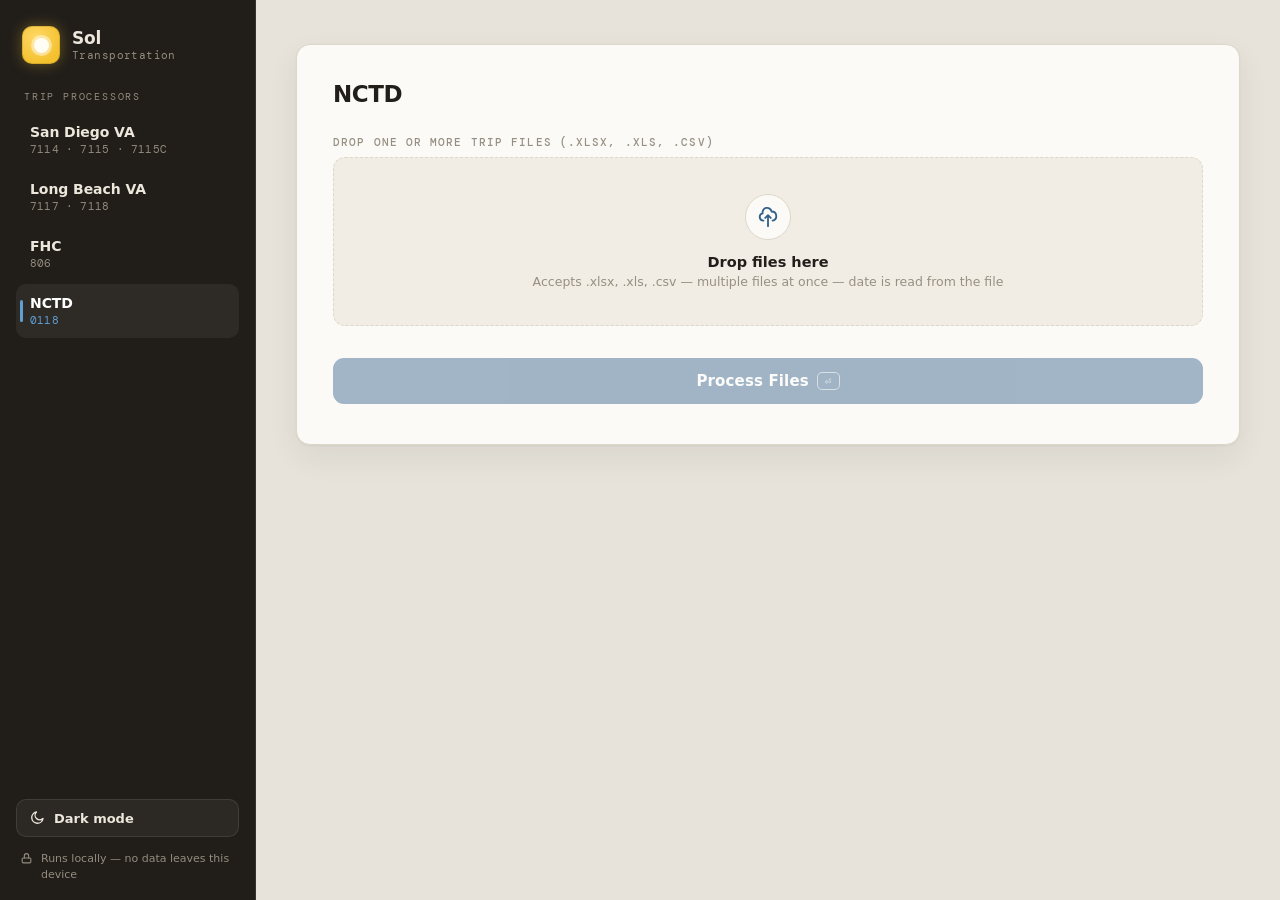
<file: NCTD_Processor.html>
<!DOCTYPE html>
<html lang="en">
<head>
<link rel="icon" type="image/png" href="[data-uri]">
<meta charset="UTF-8">
<meta http-equiv="Cache-Control" content="no-cache">
<meta http-equiv="Pragma" content="no-cache">
<meta http-equiv="Expires" content="0">
<meta name="viewport" content="width=device-width, initial-scale=1.0">
<title>NCTD Trip Processor</title>
<script src="vendor/xlsx.full.min.js?v=20261011231613"></script>
<script src="shared/helpers.js?v=20261011231613"></script>
<script src="shared/toast.js?v=20261011231613"></script>
<script src="shared/preview.js?v=20261011231613"></script>
<script src="shared/alerts-search.js?v=20261011231613"></script>
<script src="shared/keyboard.js?v=20261011231613"></script>
<link rel="stylesheet" href="shared/styles.css?v=20261011231613">
<script src="shared/shell.js?v=20261011231613"></script>
</head>
<body>
<div class="card">
  <div class="header" style="position:relative">
    <a href="index.html" style="position:absolute;top:0;right:0;display:flex;align-items:center;gap:6px;font-size:13px;color:var(--accent);text-decoration:none;font-weight:500;padding:6px 12px;border:1.5px solid var(--accent-border);border-radius:8px;background:var(--accent-bg);transition:filter 0.15s" onmouseover="this.style.filter='brightness(0.9)'" onmouseout="this.style.filter=''">
      <svg width="14" height="14" viewBox="0 0 24 24" fill="none" stroke="currentColor" stroke-width="2.5" stroke-linecap="round"><path d="M19 12H5M12 5l-7 7 7 7"/></svg>
      All Processors
    </a>
    <div class="logo" style="background:#7b2d8b"><svg viewBox="0 0 24 24" stroke-linecap="round" stroke-linejoin="round"><rect x="1" y="3" width="15" height="13" rx="1"/><path d="M16 8h4l3 3v5h-7V8z"/></svg></div>
    <div><h1>NCTD</h1></div>
  </div>

  <div class="section-label">Drop one or more trip files (.xlsx, .xls, .csv)</div>
  <div class="drop-zone" id="dropZone">
    <input type="file" id="fileInput" accept=".xlsx,.xls,.csv" multiple />
    <div class="drop-icon"><svg viewBox="0 0 24 24" stroke-linecap="round" stroke-linejoin="round"><path d="M7 16a4 4 0 01-.88-7.903A5 5 0 1115.9 6L16 6a5 5 0 011 9.9M15 13l-3-3m0 0l-3 3m3-3v12"/></svg></div>
    <h2>Drop files here</h2>
    <p>Accepts .xlsx, .xls, .csv — multiple files at once — date is read from the file</p>
  </div>
  <div class="file-list" id="fileList"></div>

  <div class="error-box" id="errorBox"></div>
  <div class="prompt-box" id="promptBox">
    <p id="promptMsg"></p>
    <div class="prompt-btns">
      <button class="btn-include" onclick="resolvePrompt(true)">Yes, include them</button>
      <button class="btn-skip" onclick="resolvePrompt(false)">No, skip them</button>
    </div>
  </div>
  <button class="btn" id="processBtn" disabled onclick="processFiles()">Process Files<span class="kbd-hint">⏎</span></button>

  <div class="progress-wrap" id="progressWrap">
    <div class="progress-label" id="progressLabel">Processing...</div>
    <div class="progress-bar"><div class="progress-fill" id="progressFill"></div></div>
  </div>

  <div class="results" id="results">
    <div class="result-grid">
      <div class="stat primary"><div class="label">Total trips</div><div class="value" id="statTotal">0</div></div>
      <div class="stat"><div class="label">Ambulatory</div><div class="value" id="statAmb">0</div></div>
      <div class="stat"><div class="label">Wheelchair</div><div class="value" id="statWC">0</div></div>
    </div>
    <div class="breakdown" id="breakdown"></div>
    <button class="btn-preview" onclick="togglePreview()"><svg viewBox="0 0 24 24"><path d="M1 12s4-8 11-8 11 8 11 8-4 8-11 8-11-8-11-8z"/><circle cx="12" cy="12" r="3"/></svg> Preview trips before download</button>
    <div class="preview-wrap" id="previewWrap"></div>
    <button class="btn-download" id="downloadBtn" style="margin-top:10px"><svg viewBox="0 0 24 24" stroke-linecap="round" stroke-linejoin="round"><path d="M4 16v1a3 3 0 003 3h10a3 3 0 003-3v-1m-4-4l-4 4m0 0l-4-4m4 4V4"/></svg> Download processed file</button>
    <button class="btn-reset" onclick="fullReset()">Process more files<span class="kbd-hint">esc</span></button>
  </div>
</div>
<script>
// Stage 2: Folder drag support
async function getAllFilesFromDrop(items) {
  const files = [];
  async function traverse(entry) {
    if (entry.isFile) {
      await new Promise(res => entry.file(f => { files.push(f); res(); }));
    } else if (entry.isDirectory) {
      const reader = entry.createReader();
      const entries = await new Promise(res => reader.readEntries(res));
      for (const ent of entries) await traverse(ent);
    }
  }
  for (const item of items) {
    const entry = item.webkitGetAsEntry ? item.webkitGetAsEntry() : null;
    if (entry) await traverse(entry); else { const f = item.getAsFile(); if (f) files.push(f); }
  }
  return files;
}

if (typeof XLSX === 'undefined') {
  console.error('XLSX failed to load from vendor/xlsx.full.min.js');
}
const OUT_COLS = [
 'Trip ID','Vendor Trip ID','Trip Type','Passenger Member ID','Passenger',
 'Date Of Birth','Phone Number','Mobility','Extra','Estimated Pickup Time','Preferred Pickup Date/Time',
 'Earliest Departure Time','Latest Arrival Time','Appointment Time',
 'Buffer (minutes)','Pickup Address','Dropoff Address',
 'Estimated Distance (miles)','Third Party','Contract Name',
 'Contract Number','Status','Start Odometer','End Odometer',
 'Start Time','End Time','Comments','VA Notes','Loaded Mileage',
 'Wait Time (Minutes)','Unloaded Mileage','Invoice Number',
 'Invoice Date','Actual Cost'
];
const DAY_NAMES = ['SUN','MON','TUE','WED','THU','FRI','SAT'];
const MON_NAMES = ['JAN','FEB','MAR','APR','MAY','JUN','JUL','AUG','SEP','OCT','NOV','DEC'];
const _usedTripIds = new Set();
function genTripId() {
 let id;
 do { id = 'NCTD' + String(Math.floor(Math.random() * 10000)).padStart(4, '0'); }
 while (_usedTripIds.has(id));
 _usedTripIds.add(id);
 return id;
}
// NCTD's own Client ID from the trip list, or null when the cell is blank or not an ID.
function cleanClientId(v) {
 if (v === null || v === undefined) return null;
 const s = String(v).trim().replace(/\.0+$/, '');
 return /^\d{1,7}$/.test(s) && Number(s) > 0 ? String(Number(s)) : null;
}
// Member ID = NCTD's Client ID when the list has one (it survives name typos); otherwise
// the name-based ID from shared/helpers.js. The "C" keeps a Client ID from landing on one
// of the old random "NCTD" + digits IDs that RouteGenie still holds for other riders.
function getMemberId(name, clientId) {
 return clientId ? 'NCTDC' + clientId : stableMemberId('NCTD', name);
}
function getCaliforniaTZ(dateStr) {
 const d = new Date(dateStr + 'T12:00:00');
 const year = d.getUTCFullYear();
 let marchSundays = 0, pdtStart;
 for (let day = 1; day <= 31; day++) {
 const dt = new Date(Date.UTC(year, 2, day));
 if (dt.getUTCDay() === 0) { marchSundays++; if (marchSundays === 2) { pdtStart = dt; break; } }
 }
 let pdtEnd;
 for (let day = 1; day <= 30; day++) {
 const dt = new Date(Date.UTC(year, 10, day));
 if (dt.getUTCDay() === 0) { pdtEnd = dt; break; }
 }
 return (d >= pdtStart && d < pdtEnd) ? '-0700' : '-0800';
}
function formatDateTime(dateStr, timeVal, tz) {
 const d = new Date(dateStr + 'T00:00:00');
 const dayName = DAY_NAMES[d.getUTCDay()];
 const dd = String(d.getUTCDate()).padStart(2, '0');
 const mon = MON_NAMES[d.getUTCMonth()];
 const yyyy = d.getUTCFullYear();
 let h = 0, m = 0;
 if (timeVal !== null && timeVal !== undefined && timeVal !== '') {
 const tv = timeVal;
 if (typeof tv === 'number' && tv > 0 && tv < 1) {
 const totalMins = Math.round(tv * 24 * 60);
 h = Math.floor(totalMins / 60) % 24;
 m = totalMins % 60;
 } else {
 const ts = String(tv).trim().toUpperCase().replace(/\s+/g, '');
 const apMatch = ts.match(/^(\d{1,2}):(\d{2})(AM|PM)?$/);
 if (apMatch) {
 h = parseInt(apMatch[1]); m = parseInt(apMatch[2]);
 if (apMatch[3] === 'PM' && h !== 12) h += 12;
 if (apMatch[3] === 'AM' && h === 12) h = 0;
 } else {
 const parts = String(tv).trim().split(':');
 h = parseInt(parts[0]) || 0;
 m = parseInt(parts[1]) || 0;
 }
 }
 }
 return `${dayName}, ${dd} ${mon} ${yyyy} ${String(h).padStart(2,'0')}:${String(m).padStart(2,'0')}:00 ${tz}`;
}
function normalizeMobility(raw) {
 // Only an exact "AM" code is Ambulatory; every other value is Wheelchair.
 return String(raw == null ? '' : raw).trim().toUpperCase() === 'AM' ? 'Ambulatory' : 'Wheelchair';
}
function formatName(raw) {
 if (!raw) return '';
 const name = String(raw).replace(/\([^)]*\)/g, ' ').replace(/,/g, ' ').replace(/\u00a0/g, ' ').replace(/\s+/g, ' ').trim();
 return name.split(' ').map(part => {
 if (!part) return '';
 if (part.length === 1) return part.toUpperCase();
 if (part.includes('-')) return part.split('-').map(p => p ? p.charAt(0).toUpperCase() + p.slice(1).toLowerCase() : '').join('-');
 return part.charAt(0).toUpperCase() + part.slice(1).toLowerCase();
 }).join(' ');
}
function extractDateStr(val) {
 if (!val) return null;
 if (typeof val === 'number' && val > 40000 && val < 60000) {
 const d = new Date(Math.round((val - 25569) * 86400 * 1000));
 const y = d.getUTCFullYear();
 const mo = String(d.getUTCMonth() + 1).padStart(2, '0');
 const dd = String(d.getUTCDate()).padStart(2, '0');
 return `${y}-${mo}-${dd}`;
 }
 const s = String(val).trim();
 const iso = s.match(/^(\d{4})-(\d{2})-(\d{2})/);
 if (iso) return `${iso[1]}-${iso[2]}-${iso[3]}`;
 const us = s.match(/^(\d{1,2})\/(\d{1,2})\/(\d{4})/);
 if (us) return `${us[3]}-${us[1].padStart(2,'0')}-${us[2].padStart(2,'0')}`;
 const usd = s.match(/^(\d{1,2})-(\d{1,2})-(\d{4})/);
 if (usd) return `${usd[3]}-${usd[1].padStart(2,'0')}-${usd[2].padStart(2,'0')}`;
 return null;
}
function buildAddr(addr, city, zip) {
 const parts = [addr, city, zip].map(v => String(v || '').trim()).filter(v => v && v !== '0');
 return parts.join(' ');
}
function buildNotes(...parts) {
 return parts.map(v => {
  if (v === null || v === undefined) return '';
  if (typeof v === 'number') return ''; // skip distances/numbers
  return String(v).trim();
 }).filter(v => v && v.trim() !== '' && v.trim() !== '0').join(' / ') || null;
}
function isDateVal(v) {
 if (!v) return false;
 if (typeof v === 'number' && v > 40000 && v < 60000) return true;
 const s = String(v).trim();
 if (s.match(/^\d{4}-\d{2}-\d{2}/)) return true;
 if (s.match(/^\d{1,2}\/\d{1,2}\/\d{4}/)) return true;
 return false;
}
function isTimeVal(v) {
 if (!v && v !== 0) return false;
 if (typeof v === 'number' && v > 0 && v < 1) return true;
 if (typeof v === 'string' && v.match(/^\d{1,2}:\d{2}/)) return true;
 return false;
}
function isNameStr(v) {
 return typeof v === 'string' && v.length > 3 && v.includes(',') && !v.includes(':');
}

function extractTimeFromNotes(notes) {
 if (!notes) return null;
 const text = String(notes);
 const rre = /(?<!\d)(\d{1,2}(?::\d{2})?(?:\s*[AP]M)?|\b\d{4}\b)\s*[-\u2013]\s*(?<!\d)(\d{1,2}(?::\d{2})?(?:\s*[AP]M)?|\b\d{4}\b)/gi;
 let m;
 while ((m = rre.exec(text)) !== null) {
  if (!/[AP]M|:/i.test(m[1]+m[2])) continue;
  const t = to24h(m[2]); if (t && t.h <= 23) return t;
 }
 const pp = text.match(/preferred\s+pick[\s-]*up\s+(?:time\s+)?(?:(?:at|of)\s+)?(\d{1,2}(?::\d{2})?\s*(?:AM|PM))/i);
 if (pp) { const t=to24h(pp[1]); if(t) return t; }
 const ret = text.match(/return\s+(?:pick[\s-]*up\s+(?:from\s+\w+\s+)?at\s+|(?:home\s+)?(?:at\s+)?)(\d{1,2}(?::\d{2})?\s*(?:AM|PM))/i);
 if (ret) { const t=to24h(ret[1]); if(t) return t; }
 const vr = text.match(/(?:request(?:ing)?\s+to\s+be\s+pick(?:ed)?[\s-]+up|veteran\s+request(?:ing)?(?:\s+to\s+be)?\s+pick(?:ed)?[\s-]+up)\s+(?:at\s+)?(\d{1,2}(?::\d{2})?\s*(?:AM|PM))/i);
 if (vr) { const t=to24h(vr[1]); if(t) return t; }
 const ct = text.match(/chair\s+time\s+(?:at\s+|@\s*)(\d{1,2}(?::\d{2})?\s*(?:AM|PM))/i);
 if (ct) { const t=to24h(ct[1]); if(t) return t; }
 // "(patient is) done with dialysis - 11:30AM" / "done at 0930" / "DONE TIME 0820"
 const done = text.match(/done\s+(?:with\s+[a-z]+\s*)?[-–:]?\s*(?:at\s+|@\s*|time\s+)?(\d{1,2}(?::\d{2})?\s*(?:AM|PM)|\b\d{4}\b)/i);
 if (done) { const t=to24h(done[1]); if(t) return t; }
 return null;
}

function getFingerprint(row, idx) {
 const passenger = idx['Passenger'] !== undefined ? row[idx['Passenger']] : null;
 const tripType  = idx['Trip Type']  !== undefined ? row[idx['Trip Type']]  : null;
 const appt      = idx['Appointment Time'] !== undefined ? row[idx['Appointment Time']] : null;
 const earliest  = idx['Earliest Departure Time'] !== undefined ? row[idx['Earliest Departure Time']] : null;
 const ref = appt || earliest;
 if (!passenger || !tripType || !ref) return null;
 const dateMatch = String(ref).match(/\d+ \w+ \d{4}/);
 const date = dateMatch ? dateMatch[0] : String(ref);
 return `${String(passenger).trim()}||${String(tripType).trim()}||${date}`;
}

function getFingerprints(sheets) {
 const { headerRow, allRows } = getAllRows(sheets);
 if (!headerRow) return new Set();
 const idx = {};
 headerRow.forEach((h, i) => { if (h) idx[h] = i; });
 const prints = new Set();
 for (const row of allRows) {
  const fp = getFingerprint(row, idx);
  if (fp) prints.add(fp);
 }
 return prints;
}
// Extract a date from a filename like "SOL 5.27.26.xlsx" or "5-27-2026 NCTD.csv".
// Returns YYYY-MM-DD or null. 2-digit years are expanded to 20YY.
function extractDateFromFilename(filename) {
 if (!filename) return null;
 const base = filename.replace(/\.[^.]+$/, '');
 const m = base.match(/(\d{1,2})[.\-_/](\d{1,2})[.\-_/](\d{2,4})/);
 if (!m) return null;
 let mo = m[1].padStart(2, '0');
 let dd = m[2].padStart(2, '0');
 let yy = m[3];
 if (yy.length === 2) yy = '20' + yy;
 if (parseInt(mo) > 12 || parseInt(dd) > 31) return null;
 return `${yy}-${mo}-${dd}`;
}

function parseRows(rows, filename) {
 if (!rows || rows.length === 0) return { trips: [], datelessTrips: [], fallbackDate: null };
 const firstRow = rows[0] || [];
 const firstVals = firstRow.map(v => String(v || '').toLowerCase());
 const hasHeader = firstVals.some(v =>
 v.includes('client') || v.includes('passenger') || v.includes('pu time') ||
 v.includes('pickup') || v.includes('assignment') || v.includes('name')
 );
 if (hasHeader) {
 return parseHeaderRows(rows);
 }
 const r0 = rows[0];
 let nameCol, dateCol, puTimeCol, puAddrCol, puCityCol, puZipCol,
 doAddrCol, doCityCol, doZipCol, mobilityCol, notesCol, place1Col, place2Col;
 let idCol = -1; // NCTD Client ID column; -1 when the layout has none
 // Client IDs run from 2 to 5 digits and the first rider's can be small or blank, so the
 // ID column is recognized from the first rows together, not from the size of row 0's ID.
 const sample = rows.filter(r => r && r.some(v => v !== null && v !== undefined && v !== '')).slice(0, 25);
 const idLike = v => cleanClientId(v) !== null && !isTimeVal(v);
 const col0IsDate = isDateVal(r0[0]);
 // A date column repeats one trip date down the file; an ID column changes per rider.
 const col1Vals = sample.map(r => r[1]).filter(v => v !== null && v !== undefined && v !== '');
 const col1IsOneDate = col1Vals.length > 0 && col1Vals.every(isDateVal) && new Set(col1Vals.map(String)).size <= 2;
 const col1IsNum = !col1IsOneDate && col1Vals.some(idLike);
 const col2IsDate = isDateVal(r0[2]);
 // Format D: date(0), name(1), member_id(2), pu_time(3) - new SOL format
 const col2IsMemberId = sample.some(r => idLike(r[2]) && isTimeVal(r[3]));
 // Format E (SOL no-date): name(0) | memberId(1) | timeFraction(2) | addresses 3-8
 // — no date column at all. Date is sourced from the filename ("SOL M.D.YY.xlsx").
 const col0IsName = typeof r0[0] === 'string' && /[A-Za-z]/.test(r0[0]) && !isDateVal(r0[0]);
 const col2IsTimeFraction = typeof r0[2] === 'number' && r0[2] > 0 && r0[2] < 1;
 let isSolNoDate = false;
 if (col0IsDate && col2IsMemberId) {
 dateCol=0; nameCol=1; idCol=2; puTimeCol=3; puAddrCol=4; puCityCol=5; puZipCol=6;
 doAddrCol=7; doCityCol=8; doZipCol=9; place1Col=11; place2Col=12;
 mobilityCol=14; notesCol=17;
 } else if (col0IsDate) {
 dateCol=0; nameCol=1; puTimeCol=2; puAddrCol=3; puCityCol=4; puZipCol=5;
 doAddrCol=6; doCityCol=7; doZipCol=8; place1Col=10; place2Col=11;
 mobilityCol=13; notesCol=16;
 } else if (col2IsDate && col0IsName) {
 // SOL with-date layout: name(0) | memberId(1, may be blank) | date(2) | time(3) | ...
 // Keyed on name + date so it still matches when the member-ID column is empty.
 nameCol=0; idCol=1; dateCol=2; puTimeCol=3; puAddrCol=4; puCityCol=5; puZipCol=6;
 doAddrCol=7; doCityCol=8; doZipCol=9; place1Col=13; place2Col=14;
 mobilityCol=16; notesCol=19;
 } else if (col0IsName && col1IsNum && col2IsTimeFraction) {
 // SOL no-date layout: name | memberId | timeFraction | puAddr | puCity | puZip | doAddr | doCity | doZip | dist | place1 | place2 | CLI | mobility | ...
 isSolNoDate = true;
 nameCol=0; idCol=1; dateCol=-1; puTimeCol=2;
 puAddrCol=3; puCityCol=4; puZipCol=5;
 doAddrCol=6; doCityCol=7; doZipCol=8;
 place1Col=10; place2Col=11;
 mobilityCol=13; notesCol=16;
 } else {
 nameCol=0; dateCol=1; puTimeCol=2; puAddrCol=3; puCityCol=4; puZipCol=5;
 doAddrCol=6; doCityCol=7; doZipCol=8; place1Col=10; place2Col=11;
 mobilityCol=13; notesCol=16;
 }
 const trips = [], datelessTrips = [];
 let fallbackDate = null;
 for (const row of rows) {
 if (!row || row.every(v => v === null || v === undefined || v === '')) continue;
 const name = row[nameCol];
 if (!name || String(name).trim() === '') continue;
 const dateStr = dateCol >= 0 ? extractDateStr(row[dateCol]) : null;
 const puTime = row[puTimeCol];
 const puAddr = buildAddr(row[puAddrCol], row[puCityCol], row[puZipCol]);
 const doAddr = buildAddr(row[doAddrCol], row[doCityCol], row[doZipCol]);
 const mob = row[mobilityCol];
 const p1 = place1Col !== undefined ? row[place1Col] : null;
 const p2 = place2Col !== undefined ? row[place2Col] : null;
 const notes = notesCol !== undefined ? row[notesCol] : null;
 const trip = {
 name: formatName(name),
 clientId: idCol >= 0 ? cleanClientId(row[idCol]) : null,
 dateStr,
 puTime,
 puAddr,
 doAddr,
 mobility: mob,
 notes: buildNotes(p1, p2, notes)
 };
 if (dateStr) {
 if (!fallbackDate) fallbackDate = dateStr;
 trips.push(trip);
 } else if (isSolNoDate) {
 // SOL no-date: every row is dateless, push using the proper column mapping
 datelessTrips.push(trip);
 } else {
 const puTime2 = row[1];
 const puAddr2 = buildAddr(row[2], row[3], row[4]);
 const doAddr2 = buildAddr(row[5], row[6], row[7]);
 const mob2 = row[10];
 const notes2 = buildNotes(row[9], row[13]);
 if (isTimeVal(row[1]) && puAddr2) {
 datelessTrips.push({
 name: formatName(name),
 dateStr: null,
 puTime: puTime2, puAddr: puAddr2, doAddr: doAddr2,
 mobility: mob2, notes: notes2
 });
 }
 }
 }
 // If we ended up with only dateless trips, try to source the date from the filename.
 if (!fallbackDate) {
 const fnDate = extractDateFromFilename(filename);
 if (fnDate) fallbackDate = fnDate;
 }
 return { trips, datelessTrips, fallbackDate };
}
function parseHeaderRows(rows) {
 const headers = rows[0].map(h => String(h || '').trim().toLowerCase());
 const dataRows = rows.slice(1).filter(r => r && r.some(v => v !== null && v !== '' && v !== undefined));
 function fc(...kws) {
 for (const kw of kws) {
 const exact = headers.findIndex(h => h === kw.toLowerCase());
 if (exact >= 0) return exact;
 const sub = headers.findIndex(h => h.includes(kw.toLowerCase()));
 if (sub >= 0) return sub;
 }
 return -1;
 }
 const nameCol = fc('client', 'passenger', 'name');
 const idCol = headers.findIndex(h => /^(client|member|passenger)\s*id$/.test(h));
 const dateCol = fc('date');
 const puTimeCol = fc('pu time', 'pickup time', 'time');
 const puAddrCol = fc('pu address', 'pickup address', 'pu addr');
 const puCityCol = fc('pu city', 'pickup city');
 const puZipCol = fc('pu zip', 'pickup zip');
 const doAddrCol = fc('do address', 'dropoff address', 'do addr');
 const doCityCol = fc('do city', 'dropoff city');
 const doZipCol = fc('do zip', 'dropoff zip');
 const mobCol = fc('mode', 'mobility', 'transportation');
 const notesCol = fc('notes', 'comments');
 const trips = [];
 for (const row of dataRows) {
 const name = nameCol >= 0 ? row[nameCol] : null;
 if (!name) continue;
 const dateRaw = dateCol >= 0 ? row[dateCol] : null;
 const dateStr = extractDateStr(dateRaw);
 if (!dateStr) continue;
 let puAddr = puAddrCol >= 0 ? String(row[puAddrCol] || '').trim() : '';
 let doAddr = doAddrCol >= 0 ? String(row[doAddrCol] || '').trim() : '';
 if (puCityCol >= 0 || puZipCol >= 0) puAddr = buildAddr(row[puAddrCol], row[puCityCol], row[puZipCol]);
 if (doCityCol >= 0 || doZipCol >= 0) doAddr = buildAddr(row[doAddrCol], row[doCityCol], row[doZipCol]);
 trips.push({
 name: formatName(name),
 clientId: idCol >= 0 ? cleanClientId(row[idCol]) : null,
 dateStr,
 puTime: puTimeCol >= 0 ? row[puTimeCol] : null,
 puAddr,
 doAddr,
 mobility: mobCol >= 0 ? row[mobCol] : null,
 notes: notesCol >= 0 ? String(row[notesCol] || '').trim() || null : null
 });
 }
 // Match parseRows' return shape so the caller's destructuring works.
 return { trips, datelessTrips: [], fallbackDate: trips.length ? trips[0].dateStr : null };
}
let _promptResolve = null;
function showPrompt(msg) {
 return new Promise(resolve => {
 _promptResolve = resolve;
 document.getElementById('promptMsg').textContent = msg;
 document.getElementById('promptBox').classList.add('visible');
 });
}
function resolvePrompt(val) {
 document.getElementById('promptBox').classList.remove('visible');
 if (_promptResolve) { _promptResolve(val); _promptResolve = null; }
}
const loadedFiles = [];
const dropZone = document.getElementById('dropZone');
const fileInput = document.getElementById('fileInput');
dropZone.addEventListener('dragover', e => { e.preventDefault(); dropZone.classList.add('drag-over'); });
dropZone.addEventListener('dragleave', () => dropZone.classList.remove('drag-over'));
dropZone.addEventListener('drop', e => { e.preventDefault(); dropZone.classList.remove('drag-over'); handleFiles(e.dataTransfer.files); });
fileInput.addEventListener('change', e => handleFiles(e.target.files));
function handleFiles(fileList) {
 for (const file of fileList) {
 if (!file.name.match(/\.(xlsx?|csv)$/i)) { toast(file.name + ' is not .xlsx/.csv', 'error'); continue; }
 const reader = new FileReader();
 reader.onload = e => {
 try {
 const wb = XLSX.read(e.target.result, { type: 'array', raw: true });
 const sheets = wb.SheetNames.map(sn => XLSX.utils.sheet_to_json(wb.Sheets[sn], { header: 1, defval: null, raw: true }));
 const fnDate = extractDateFromFilename(file.name);
 let rows = [];
 // When a file has multiple sheets (e.g. today + tomorrow), prefer the sheet whose
 // dates match the filename date; otherwise fall back to the sheet with the most rows.
 if (fnDate) {
 let bestMatches = 0;
 for (const cand of sheets) {
 let matches = 0;
 for (const row of cand) { if (!row) continue; for (const v of row) { if (v != null && extractDateStr(v) === fnDate) matches++; } }
 if (matches > bestMatches) { bestMatches = matches; rows = cand; }
 }
 }
 if (!rows.length) { for (const cand of sheets) { if (cand.length > rows.length) rows = cand; } }
 loadedFiles.push({ name: file.name, rows });
 renderFileList();
 toast('Loaded ' + file.name, 'success');
 document.getElementById('processBtn').disabled = false;
 } catch(err) { showError('Could not read ' + file.name + ': ' + err.message); toast('Could not read ' + file.name, 'error'); }
 };
 reader.readAsArrayBuffer(file);
 }
 fileInput.value = '';
}
function removeFile(idx) {
 loadedFiles.splice(idx, 1);
 renderFileList();
 document.getElementById('processBtn').disabled = loadedFiles.length === 0;
}
function renderFileList() {
 const list = document.getElementById('fileList');
 list.innerHTML = '';
 loadedFiles.forEach((f, i) => {
 const pill = document.createElement('div');
 pill.className = 'file-pill';
 pill.innerHTML = `<svg viewBox="0 0 24 24" stroke-linecap="round" stroke-linejoin="round"><path d="M9 12h6m-6 4h6m2 5H7a2 2 0 01-2-2V5a2 2 0 012-2h5.586a1 1 0 01.707.293l5.414 5.414a1 1 0 01.293.707V19a2 2 0 01-2 2z"/></svg><span>${_esc(f.name)}</span><button class="remove" onclick="removeFile(${i})">✕</button>`;
 list.appendChild(pill);
 });
}
function fullReset() {
 loadedFiles.length = 0;
 renderFileList();
 document.getElementById('results').classList.remove('visible');
 document.getElementById('progressWrap').classList.remove('visible');
 const pw = document.getElementById('previewWrap'); if (pw) pw.classList.remove('visible');
 document.getElementById('processBtn').disabled = true;
 hideError();
}
function showError(msg) { const b = document.getElementById('errorBox'); b.textContent = msg; b.classList.add('visible'); }
function hideError() { document.getElementById('errorBox').classList.remove('visible'); }
function setProgress(pct, label) { document.getElementById('progressFill').style.width = pct + '%'; document.getElementById('progressLabel').textContent = label; }
function processFiles() {
 hideError();
 document.getElementById('processBtn').disabled = true;
 document.getElementById('progressWrap').classList.add('visible');
 document.getElementById('results').classList.remove('visible');
 setProgress(5, 'Starting...');
 _doProcess();
}
async function _doProcess() {
 try {
 const allTrips = [];
 const fileSummary = [];
 const stats = { total: 0, ambulatory: 0, wheelchair: 0 };
 let firstDate = null;
 for (let fi = 0; fi < loadedFiles.length; fi++) {
 const f = loadedFiles[fi];
 setProgress(10 + (fi / loadedFiles.length) * 60, `Processing ${f.name}...`);
 const { trips, datelessTrips, fallbackDate } = parseRows(f.rows, f.name);
 if (!firstDate && fallbackDate) firstDate = fallbackDate;
 if (datelessTrips.length > 0) {
 const dateLabel = firstDate || 'the file date';
 const include = await showPrompt(
 `${f.name} has ${datelessTrips.length} trip${datelessTrips.length > 1 ? 's' : ''} with no date. Include them using ${dateLabel}?`
 );
 if (include) {
 const fillDate = firstDate || new Date().toISOString().slice(0, 10);
 datelessTrips.forEach(t => { t.dateStr = fillDate; });
 allTrips.push(...datelessTrips);
 }
 }
 allTrips.push(...trips);
 fileSummary.push({ name: f.name, count: trips.length });
 }
 if (allTrips.length === 0) throw new Error('No trips found in the uploaded files.');
 setProgress(75, 'Building output...');
 const outputRows = [];
 const outOfStateTrips = [];
 // A rider whose Client ID is blank on one row still gets it from their other rows.
 const idByName = {};
 for (const trip of allTrips) if (trip.name && trip.clientId) idByName[memberKey(trip.name)] = trip.clientId;
 const noClientId = new Set();
 for (const trip of allTrips) {
 if (!trip.name) continue;
 const tz = getCaliforniaTZ(trip.dateStr);
 const clientId = trip.clientId || idByName[memberKey(trip.name)] || null;
 if (!clientId) noClientId.add(trip.name);
 const memberId = getMemberId(trip.name, clientId);
 const tripId = genTripId();
 const mobility = normalizeMobility(trip.mobility);
 const edt = formatDateTime(trip.dateStr, trip.puTime, tz);
 stats.total++;
 if (mobility === 'Ambulatory') stats.ambulatory++;
 else stats.wheelchair++;
 const puSt = isOutOfState(trip.puAddr);
 const doSt = isOutOfState(trip.doAddr);
 if (puSt || doSt) {
  const dir = puSt && doSt ? `pickup ${puSt}, dropoff ${doSt}` : puSt ? `pickup ${puSt}` : `dropoff ${doSt}`;
  outOfStateTrips.push(`${trip.name} — ${dir}`);
 }
 const row = {
 'Trip ID': tripId, 'Vendor Trip ID': null, 'Trip Type': null,
 'Passenger Member ID': memberId, 'Passenger': trip.name,
 'Date Of Birth': null,
 'Phone Number': '(760)000-0000', 'Mobility': mobility,
 'Extra': null, 'Estimated Pickup Time': null,
 'Earliest Departure Time': edt,
 'Latest Arrival Time': null, 'Appointment Time': null,
 'Buffer (minutes)': null, 'Pickup Address': cleanAddr(trip.puAddr) || null,
 'Dropoff Address': cleanAddr(trip.doAddr) || null,
 'Estimated Distance (miles)': null, 'Third Party': null,
 'Contract Name': null, 'Contract Number': null, 'Status': null,
 'Start Odometer': null, 'End Odometer': null, 'Start Time': null,
 'End Time': null, 'Comments': null,
 'VA Notes': trip.notes || null,
 'Loaded Mileage': null, 'Wait Time (Minutes)': null,
 'Unloaded Mileage': null, 'Invoice Number': null,
 'Invoice Date': null, 'Actual Cost': null
 };
 outputRows.push(OUT_COLS.map(col => row[col] !== undefined ? row[col] : null));
 }
 setProgress(90, 'Writing file...');
 setPreviewSheets([{ label: 'Trips', rows: outputRows }]);
 const dateForName = firstDate || new Date().toISOString().slice(0, 10);
 const [y, mo, d] = dateForName.split('-');
 const outName = `NCTD_${mo}-${d}-${y}.xlsx`;
 const wb = XLSX.utils.book_new();
 const ws = XLSX.utils.aoa_to_sheet([OUT_COLS, ...outputRows]);
 XLSX.utils.book_append_sheet(wb, ws, 'vet ride sample');
 const buf = XLSX.write(wb, { bookType: 'xlsx', type: 'array' });
 const blob = new Blob([buf], { type: 'application/vnd.openxmlformats-officedocument.spreadsheetml.sheet' });
 setProgress(100, 'Done!');
 toast('Processed ' + stats.total + ' trip' + (stats.total === 1 ? '' : 's') + ' from ' + fileSummary.length + ' file' + (fileSummary.length === 1 ? '' : 's'), 'success');
 document.getElementById('statTotal').textContent = stats.total;
 document.getElementById('statAmb').textContent = stats.ambulatory;
 document.getElementById('statWC').textContent = stats.wheelchair;
 let bdHtml = '<h3>Files processed</h3>';
 for (const f of fileSummary) bdHtml += `<div class="breakdown-row"><span class="desc">${_esc(f.name)}</span><span class="count">${f.count} trips</span></div>`;
 if (outOfStateTrips.length > 0) {
  bdHtml += `<div class="breakdown-row" style="color:#b8721a"><span class="desc">⚑ Out-of-state trips</span><span class="count">${outOfStateTrips.length}</span></div>`;
  toast(outOfStateTrips.length + ' out-of-state trip' + (outOfStateTrips.length === 1 ? '' : 's') + ' detected: ' + outOfStateTrips.slice(0, 3).join('; ') + (outOfStateTrips.length > 3 ? '...' : ''), 'warning', 8000);
 }
 if (noClientId.size > 0) {
  const names = [...noClientId];
  bdHtml += `<div class="breakdown-row" style="color:#b8721a"><span class="desc">⚑ Riders with no NCTD Client ID (name-based ID used)</span><span class="count">${names.length}</span></div>`;
  toast(names.length + ' rider' + (names.length === 1 ? '' : 's') + ' with no NCTD Client ID — name-based member ID used: ' + names.slice(0, 3).join('; ') + (names.length > 3 ? '...' : ''), 'warning', 8000);
 }
 document.getElementById('breakdown').innerHTML = bdHtml;
 document.getElementById('downloadBtn').onclick = () => triggerDownload(blob, outName);
 document.getElementById('results').classList.add('visible');
 setTimeout(() => {
 document.getElementById('progressWrap').classList.remove('visible');
 document.getElementById('processBtn').disabled = false;
 }, 500);
 } catch(err) {
 showError('Error: ' + err.message);
 toast(err.message, 'error');
 document.getElementById('progressWrap').classList.remove('visible');
 document.getElementById('processBtn').disabled = false;
 }
}

</script>
</body>
</html>
</file>
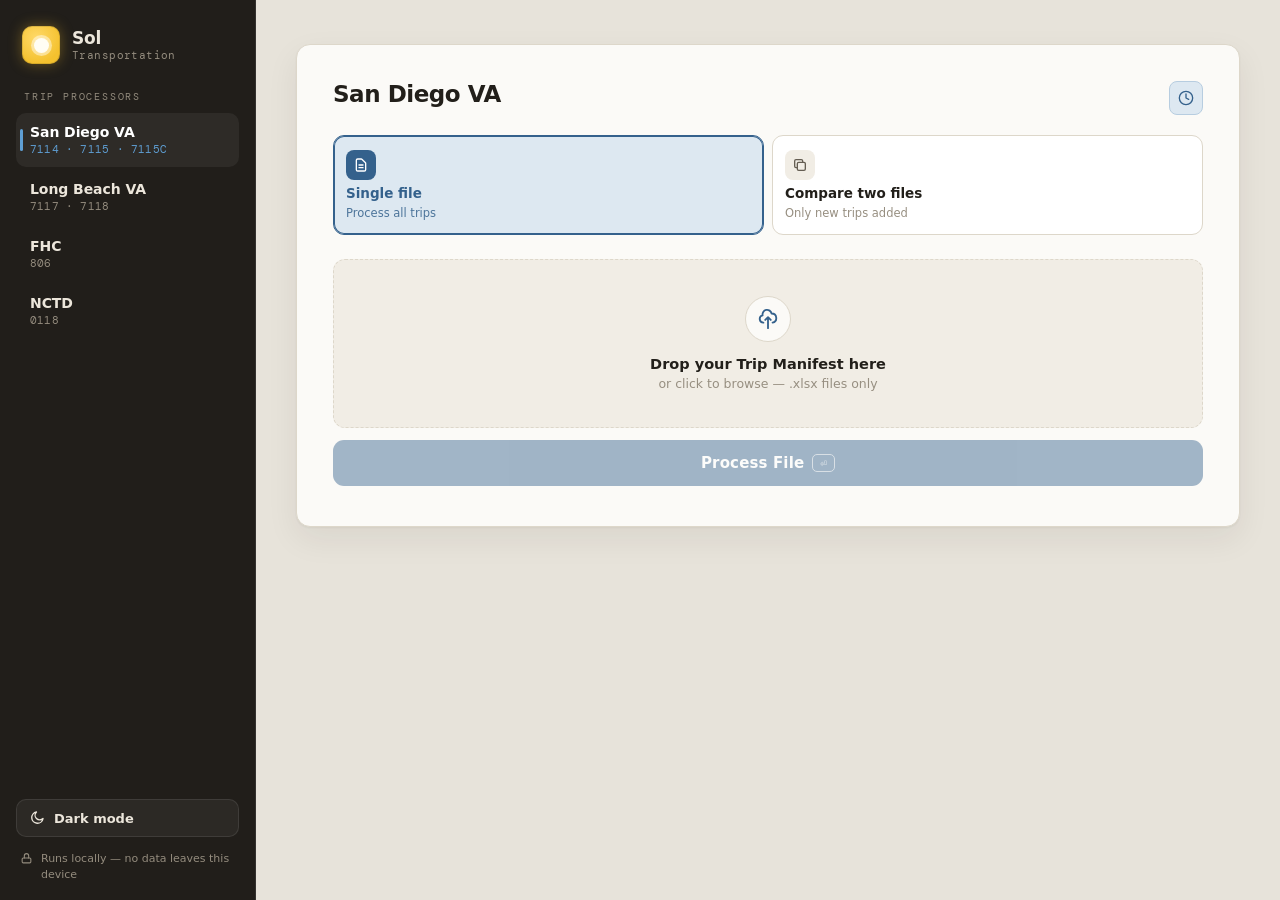
<file: SDVA_Processor.html>
<!DOCTYPE html>
<html lang="en">
<head>
<meta charset="UTF-8">
<meta http-equiv="Cache-Control" content="no-cache">
<meta http-equiv="Pragma" content="no-cache">
<meta http-equiv="Expires" content="0">
<meta name="viewport" content="width=device-width, initial-scale=1.0">
<title>SDVA Trip Processor</title>
<link rel="icon" type="image/png" href="[data-uri]">
<script src="vendor/xlsx.full.min.js?v=20261011231613"></script>
<!-- Style-capable XLSX writer (xlsx-js-style), loaded in isolation as XLSXStyle so the
     other processors keep using the standard XLSX build above. Used only for the
     colored Schedule Export output. -->
<script>window.__XLSX_PREV = window.XLSX;</script>
<script src="vendor/xlsx-js-style.min.js?v=20261011231613"></script>
<script>window.XLSXStyle = window.XLSX; window.XLSX = window.__XLSX_PREV; try { delete window.__XLSX_PREV; } catch (e) { window.__XLSX_PREV = undefined; }</script>
<script src="shared/helpers.js?v=20261011231613"></script>
<script src="shared/toast.js?v=20261011231613"></script>
<script src="shared/preview.js?v=20261011231613"></script>
<script src="shared/diff.js?v=20261011231613"></script>
<script src="shared/alerts-search.js?v=20261011231613"></script>
<script src="shared/keyboard.js?v=20261011231613"></script>
<link rel="stylesheet" href="shared/styles.css?v=20261011231613">
<script src="shared/shell.js?v=20261011231613"></script>
</head>
<body>
<div class="card" id="mainCard">
  <div class="header" style="position:relative">
    <div style="position:absolute;top:0;right:0;display:flex;align-items:center;gap:8px">
      <button type="button" title="Schedule Export" onclick="showView('schedule')" style="display:flex;align-items:center;justify-content:center;width:34px;height:34px;color:var(--accent);border:1.5px solid var(--accent-border);border-radius:8px;background:var(--accent-bg);cursor:pointer;transition:filter 0.15s" onmouseover="this.style.filter='brightness(0.9)'" onmouseout="this.style.filter=''">
        <svg width="16" height="16" viewBox="0 0 24 24" fill="none" stroke="currentColor" stroke-width="2" stroke-linecap="round" stroke-linejoin="round"><circle cx="12" cy="12" r="10"/><polyline points="12 6 12 12 16 14"/></svg>
      </button>
      <a href="index.html" style="display:flex;align-items:center;gap:6px;font-size:13px;color:var(--accent);text-decoration:none;font-weight:500;padding:6px 12px;border:1.5px solid var(--accent-border);border-radius:8px;background:var(--accent-bg);transition:filter 0.15s" onmouseover="this.style.filter='brightness(0.9)'" onmouseout="this.style.filter=''">
        <svg width="14" height="14" viewBox="0 0 24 24" fill="none" stroke="currentColor" stroke-width="2.5" stroke-linecap="round"><path d="M19 12H5M12 5l-7 7 7 7"/></svg>
        All Processors
      </a>
    </div>
    <div class="logo" style="background:#b8232a"><svg viewBox="0 0 24 24" stroke-linecap="round" stroke-linejoin="round"><rect x="1" y="3" width="15" height="13" rx="1"/><path d="M16 8h4l3 3v5h-7V8z"/></svg></div>
    <div><h1>San Diego VA</h1></div>
  </div>

  <div class="mode-tabs">
    <div class="mode-tab active" id="tabSingle" onclick="setMode('single')">
      <div class="tab-icon"><svg viewBox="0 0 24 24" stroke-linecap="round" stroke-linejoin="round"><path d="M9 12h6m-6 4h6m2 5H7a2 2 0 01-2-2V5a2 2 0 012-2h5.586a1 1 0 01.707.293l5.414 5.414a1 1 0 01.293.707V19a2 2 0 01-2 2z"/></svg></div>
      <div class="tab-title">Single file</div>
      <div class="tab-sub">Process all trips</div>
    </div>
    <div class="mode-tab" id="tabCompare" onclick="setMode('compare')">
      <div class="tab-icon"><svg viewBox="0 0 24 24" stroke-linecap="round" stroke-linejoin="round" fill="none" stroke-width="2"><path d="M8 16H6a2 2 0 01-2-2V6a2 2 0 012-2h8a2 2 0 012 2v2m-6 12h8a2 2 0 002-2v-8a2 2 0 00-2-2h-8a2 2 0 00-2 2v8a2 2 0 002 2z"/></svg></div>
      <div class="tab-title">Compare two files</div>
      <div class="tab-sub">Only new trips added</div>
    </div>
  </div>

  <div id="modeSingle">
    <div class="drop-zone" id="dropSingle">
      <input type="file" id="inputSingle" accept=".xlsx,.xls" />
      <div class="drop-icon"><svg viewBox="0 0 24 24" stroke-linecap="round" stroke-linejoin="round"><path d="M7 16a4 4 0 01-.88-7.903A5 5 0 1115.9 6L16 6a5 5 0 011 9.9M15 13l-3-3m0 0l-3 3m3-3v12"/></svg></div>
      <h2>Drop your Trip Manifest here</h2>
      <p>or click to browse — .xlsx files only</p>
    </div>
    <div class="file-pill" id="pillSingle" style="display:none">
      <svg viewBox="0 0 24 24" stroke-linecap="round" stroke-linejoin="round"><path d="M9 12h6m-6 4h6m2 5H7a2 2 0 01-2-2V5a2 2 0 012-2h5.586a1 1 0 01.707.293l5.414 5.414a1 1 0 01.293.707V19a2 2 0 01-2 2z"/></svg><span id="nameSingle"></span>
      <button class="remove" onclick="clearFile('single')">✕</button>
    </div>
  </div>

  <div id="modeCompare" style="display:none">
    <div class="two-drop">
      <div>
        <div class="drop-label">Already processed (older)</div>
        <div class="drop-zone" id="dropOld">
          <input type="file" id="inputOld" accept=".xlsx,.xls" />
          <div class="drop-icon"><svg viewBox="0 0 24 24" stroke-linecap="round" stroke-linejoin="round"><path d="M7 16a4 4 0 01-.88-7.903A5 5 0 1115.9 6L16 6a5 5 0 011 9.9M15 13l-3-3m0 0l-3 3m3-3v12"/></svg></div>
          <h2>Drop older file</h2><p>.xlsx only</p>
        </div>
        <div class="file-pill" id="pillOld" style="display:none">
          <svg viewBox="0 0 24 24" stroke-linecap="round" stroke-linejoin="round"><path d="M9 12h6m-6 4h6m2 5H7a2 2 0 01-2-2V5a2 2 0 012-2h5.586a1 1 0 01.707.293l5.414 5.414a1 1 0 01.293.707V19a2 2 0 01-2 2z"/></svg><span id="nameOld"></span>
          <button class="remove" onclick="clearFile('old')">✕</button>
        </div>
      </div>
      <div>
        <div class="drop-label">Fresh download (newer)</div>
        <div class="drop-zone" id="dropNew">
          <input type="file" id="inputNew" accept=".xlsx,.xls" />
          <div class="drop-icon"><svg viewBox="0 0 24 24" stroke-linecap="round" stroke-linejoin="round"><path d="M7 16a4 4 0 01-.88-7.903A5 5 0 1115.9 6L16 6a5 5 0 011 9.9M15 13l-3-3m0 0l-3 3m3-3v12"/></svg></div>
          <h2>Drop newer file</h2><p>.xlsx only</p>
        </div>
        <div class="file-pill" id="pillNew" style="display:none">
          <svg viewBox="0 0 24 24" stroke-linecap="round" stroke-linejoin="round"><path d="M9 12h6m-6 4h6m2 5H7a2 2 0 01-2-2V5a2 2 0 012-2h5.586a1 1 0 01.707.293l5.414 5.414a1 1 0 01.293.707V19a2 2 0 01-2 2z"/></svg><span id="nameNew"></span>
          <button class="remove" onclick="clearFile('new')">✕</button>
        </div>
      </div>
    </div>
  </div>

  <div class="error-box" id="errorBox"></div>
  <button class="btn" id="processBtn" disabled onclick="processFile()">Process File<span class="kbd-hint">⏎</span></button>

  <div class="progress-wrap" id="progressWrap">
    <div class="progress-label" id="progressLabel">Processing...</div>
    <div class="progress-bar"><div class="progress-fill" id="progressFill"></div></div>
  </div>

  <div class="alerts" id="alerts">
    <h3>Heads up before you download</h3>
    <input class="alert-search" id="alertSearch" placeholder="Filter by passenger name..." oninput="filterAlerts(this.value)" />
    <div id="alertContent"></div>
  </div>

  <div class="results" id="results">
    <div class="result-grid" style="grid-template-columns:repeat(4,1fr)">
      <div class="stat primary"><div class="label">Total trips</div><div class="value" id="statTotal">0</div></div>
      <div class="stat"><div class="label">Will call created</div><div class="value" id="statWillCall">0</div></div>
      <div class="stat"><div class="label">Med Companion</div><div class="value" id="statMedComp">0</div></div>
      <div class="stat"><div class="label">Cancelled / skipped</div><div class="value" id="statCanceled" style="color:#ef4444">0</div></div>
    </div>
    <div class="breakdown" id="breakdown"></div>
    <button class="btn-preview" onclick="togglePreview()"><svg viewBox="0 0 24 24"><path d="M1 12s4-8 11-8 11 8 11 8-4 8-11 8-11-8-11-8z"/><circle cx="12" cy="12" r="3"/></svg> Preview trips before download</button>
    <div class="preview-wrap" id="previewWrap"></div>
    <div class="download-group" style="margin-top:10px">
      <button class="btn-download btn-dl-red" id="btn7115"><svg viewBox="0 0 24 24" stroke-linecap="round" stroke-linejoin="round"><path d="M4 16v1a3 3 0 003 3h10a3 3 0 003-3v-1m-4-4l-4 4m0 0l-4-4m4 4V4"/></svg> Download Wheelchair / Ambulatory (7115)</button>
      <button class="btn-download btn-dl-mid" id="btn7115c"><svg viewBox="0 0 24 24" stroke-linecap="round" stroke-linejoin="round"><path d="M4 16v1a3 3 0 003 3h10a3 3 0 003-3v-1m-4-4l-4 4m0 0l-4-4m4 4V4"/></svg> Download Medical Companion (7115C)</button>
      <button class="btn-download btn-dl-dark" id="btn7114"><svg viewBox="0 0 24 24" stroke-linecap="round" stroke-linejoin="round"><path d="M4 16v1a3 3 0 003 3h10a3 3 0 003-3v-1m-4-4l-4 4m0 0l-4-4m4 4V4"/></svg> Download Stretcher (7114)</button>
    </div>
    <button class="btn-reset" onclick="fullReset()">Process another file<span class="kbd-hint">esc</span></button>
  </div>
</div>

<div class="card" id="scheduleCard" style="display:none">
  <div class="header" style="position:relative">
    <div style="position:absolute;top:0;right:0;display:flex;align-items:center;gap:8px">
      <button type="button" title="Trip Processor" onclick="showView('main')" style="display:flex;align-items:center;justify-content:center;width:34px;height:34px;color:var(--accent);border:1.5px solid var(--accent-border);border-radius:8px;background:var(--accent-bg);cursor:pointer;transition:filter 0.15s" onmouseover="this.style.filter='brightness(0.9)'" onmouseout="this.style.filter=''">
        <svg width="16" height="16" viewBox="0 0 24 24" fill="none" stroke="currentColor" stroke-width="2" stroke-linecap="round" stroke-linejoin="round"><rect x="1" y="3" width="15" height="13" rx="1"/><path d="M16 8h4l3 3v5h-7V8z"/></svg>
      </button>
      <a href="index.html" style="display:flex;align-items:center;gap:6px;font-size:13px;color:var(--accent);text-decoration:none;font-weight:500;padding:6px 12px;border:1.5px solid var(--accent-border);border-radius:8px;background:var(--accent-bg);transition:filter 0.15s" onmouseover="this.style.filter='brightness(0.9)'" onmouseout="this.style.filter=''">
        <svg width="14" height="14" viewBox="0 0 24 24" fill="none" stroke="currentColor" stroke-width="2.5" stroke-linecap="round"><path d="M19 12H5M12 5l-7 7 7 7"/></svg>
        All Processors
      </a>
    </div>
    <div class="logo" style="background:#b8232a"><svg viewBox="0 0 24 24" stroke-linecap="round" stroke-linejoin="round"><circle cx="12" cy="12" r="10"/><polyline points="12 6 12 12 16 14"/></svg></div>
    <div><h1>Schedule Export</h1><p style="margin:2px 0 0;color:#6b7280;font-size:13px">Turn a Trip Report into the dispatch Schedule sheet</p></div>
  </div>

  <div class="drop-zone" id="dropReport">
    <input type="file" id="inputReport" accept=".xlsx,.xls" />
    <div class="drop-icon"><svg viewBox="0 0 24 24" stroke-linecap="round" stroke-linejoin="round"><path d="M7 16a4 4 0 01-.88-7.903A5 5 0 1115.9 6L16 6a5 5 0 011 9.9M15 13l-3-3m0 0l-3 3m3-3v12"/></svg></div>
    <h2>Drop your Trip Report here</h2>
    <p>or click to browse — .xlsx files only</p>
  </div>
  <div class="file-pill" id="pillReport" style="display:none">
    <svg viewBox="0 0 24 24" stroke-linecap="round" stroke-linejoin="round"><path d="M9 12h6m-6 4h6m2 5H7a2 2 0 01-2-2V5a2 2 0 012-2h5.586a1 1 0 01.707.293l5.414 5.414a1 1 0 01.293.707V19a2 2 0 01-2 2z"/></svg><span id="nameReport"></span>
    <button class="remove" onclick="clearReport()">✕</button>
  </div>

  <div class="error-box" id="reportErrorBox"></div>

  <div class="download-group" style="margin-top:10px">
    <button class="btn-download btn-dl-red" id="btnSchedule" style="display:none"><svg viewBox="0 0 24 24" stroke-linecap="round" stroke-linejoin="round"><path d="M4 16v1a3 3 0 003 3h10a3 3 0 003-3v-1m-4-4l-4 4m0 0l-4-4m4 4V4"/></svg> <span id="btnScheduleLabel">Download Schedule</span></button>
  </div>
</div>

<script>
// Stage 2: Folder drag support
async function getAllFilesFromDrop(items) {
  const files = [];
  async function traverse(entry) {
    if (entry.isFile) {
      await new Promise(res => entry.file(f => { files.push(f); res(); }));
    } else if (entry.isDirectory) {
      const reader = entry.createReader();
      const entries = await new Promise(res => reader.readEntries(res));
      for (const ent of entries) await traverse(ent);
    }
  }
  for (const item of items) {
    const entry = item.webkitGetAsEntry ? item.webkitGetAsEntry() : null;
    if (entry) await traverse(entry); else { const f = item.getAsFile(); if (f) files.push(f); }
  }
  return files;
}

if (typeof XLSX === 'undefined') {
  console.error('XLSX failed to load from vendor/xlsx.full.min.js');
}

const OUT_COLS = [
  'Trip ID','Vendor Trip ID','Trip Type','Passenger Member ID','Passenger',
  'Date Of Birth','Phone Number','Mobility','Extra','Estimated Pickup Time','Preferred Pickup Date/Time',
  'Earliest Departure Time','Latest Arrival Time','Appointment Time',
  'Buffer (minutes)','Pickup Address','Dropoff Address',
  'Estimated Distance (miles)','Third Party','Contract Name',
  'Contract Number','Status','Start Odometer','End Odometer',
  'Start Time','End Time','Comments','VA Notes','Loaded Mileage',
  'Wait Time (Minutes)','Unloaded Mileage','Invoice Number',
  'Invoice Date','Actual Cost'
];

const KEEP_DATA_COLS = new Set([
  'Trip ID','Trip Type','Passenger Member ID','Passenger',
  'Date Of Birth','Phone Number','Mobility','Earliest Departure Time',
  'Appointment Time','Pickup Address','Dropoff Address','VA Notes'
]);

const SDVA_ADDR = '3350 La Jolla Village Drive';
const MONTHS = ['January','February','March','April','May','June','July','August','September','October','November','December'];

let mode = 'single';
let dataSingle = null, dataOld = null, dataNew = null;
let blob7114 = null, blob7115 = null, blob7115c = null;

function setMode(m) {
  mode = m;
  document.getElementById('tabSingle').classList.toggle('active', m === 'single');
  document.getElementById('tabCompare').classList.toggle('active', m === 'compare');
  document.getElementById('modeSingle').style.display = m === 'single' ? '' : 'none';
  document.getElementById('modeCompare').style.display = m === 'compare' ? '' : 'none';
  checkReady();
}

function checkReady() {
  const ready = mode === 'single' ? !!dataSingle : (!!dataOld && !!dataNew);
  document.getElementById('processBtn').disabled = !ready;
}

function wireDrop(zoneId, inputId, key) {
  const zone = document.getElementById(zoneId);
  const input = document.getElementById(inputId);
  zone.addEventListener('dragover', e => { e.preventDefault(); zone.classList.add('drag-over'); });
  zone.addEventListener('dragleave', () => zone.classList.remove('drag-over'));
  zone.addEventListener('drop', e => { e.preventDefault(); zone.classList.remove('drag-over'); if (e.dataTransfer.files[0]) readFile(e.dataTransfer.files[0], key); });
  input.addEventListener('change', e => { if (e.target.files[0]) readFile(e.target.files[0], key); });
}
wireDrop('dropSingle','inputSingle','single');
wireDrop('dropOld','inputOld','old');
wireDrop('dropNew','inputNew','new');

function readFile(file, key) {
  if (!file.name.match(/\.xlsx?$/i)) { showError('Please upload an .xlsx file.'); toast('Please upload an .xlsx file.', 'error'); return; }
  hideError();
  const reader = new FileReader();
  reader.onload = e => {
    try {
      const wb = XLSX.read(e.target.result, { type: 'array', raw: true });
      const sheets = {};
      for (const sn of wb.SheetNames)
        sheets[sn] = XLSX.utils.sheet_to_json(wb.Sheets[sn], { header: 1, defval: null, raw: true });
      if (key === 'single') { dataSingle = sheets; document.getElementById('nameSingle').textContent = file.name; document.getElementById('pillSingle').style.display = 'flex'; }
      if (key === 'old')    { dataOld    = sheets; document.getElementById('nameOld').textContent    = file.name; document.getElementById('pillOld').style.display = 'flex'; }
      if (key === 'new')    { dataNew    = sheets; document.getElementById('nameNew').textContent    = file.name; document.getElementById('pillNew').style.display = 'flex'; }
      toast('Loaded ' + file.name, 'success');
      checkReady();
    } catch(err) { showError('Could not read file: ' + err.message); toast('Could not read ' + file.name, 'error'); }
  };
  reader.readAsArrayBuffer(file);
}

function clearFile(key) {
  if (key === 'single') { dataSingle = null; document.getElementById('pillSingle').style.display = 'none'; document.getElementById('inputSingle').value = ''; }
  if (key === 'old')    { dataOld    = null; document.getElementById('pillOld').style.display = 'none';    document.getElementById('inputOld').value = ''; }
  if (key === 'new')    { dataNew    = null; document.getElementById('pillNew').style.display = 'none';    document.getElementById('inputNew').value = ''; }
  checkReady();
}

function fullReset() {
  clearFile('single'); clearFile('old'); clearFile('new');
  document.getElementById('results').classList.remove('visible');
  document.getElementById('alerts').classList.remove('visible');
  document.getElementById('progressWrap').classList.remove('visible');
  const pw = document.getElementById('previewWrap'); if (pw) pw.classList.remove('visible');
  const as = document.getElementById('alertSearch'); if (as) as.value = '';
  hideError();
}

function showError(msg) { const b = document.getElementById('errorBox'); b.textContent = msg; b.classList.add('visible'); }
function hideError() { document.getElementById('errorBox').classList.remove('visible'); }
function setProgress(pct, label) { document.getElementById('progressFill').style.width = pct+'%'; document.getElementById('progressLabel').textContent = label; }

function getAllRows(sheets) {
  let allRows = [], headerRow = null;
  for (const sn of Object.keys(sheets)) {
    // Use sheet with most rows
    const rows = sheets[sn];
    if (!rows || rows.length < 2) continue;
    if (!headerRow || rows.length > allRows.length) { headerRow = rows[0]; allRows = rows.slice(1); }
  }
  return { headerRow, allRows };
}

function getFingerprint(row, idx) {
  const passenger = idx['Passenger'] !== undefined ? row[idx['Passenger']] : null;
  const tripType  = idx['Trip Type']  !== undefined ? row[idx['Trip Type']]  : null;
  const appt      = idx['Appointment Time'] !== undefined ? row[idx['Appointment Time']] : null;
  const earliest  = idx['Earliest Departure Time'] !== undefined ? row[idx['Earliest Departure Time']] : null;
  const ref       = appt || earliest;
  if (!passenger || !tripType || !ref) return null;
  const dateMatch = String(ref).match(/\d+ \w+ \d{4}/);
  const date = dateMatch ? dateMatch[0] : String(ref);
  return `${String(passenger).trim()}||${String(tripType).trim()}||${date}`;
}

function getFingerprints(sheets) {
  const { headerRow, allRows } = getAllRows(sheets);
  if (!headerRow) return new Set();
  const idx = {};
  headerRow.forEach((h, i) => { if (h) idx[h] = i; });
  const prints = new Set();
  for (const row of allRows) {
    const fp = getFingerprint(row, idx);
    if (fp) prints.add(fp);
  }
  return prints;
}

function getDateFromCell(val) {
  if (!val) return null;
  const m = String(val).match(/\w+, (\d+) (\w+) (\d{4})/);
  if (!m) return null;
  const mo = String(MONTHS.findIndex(mn => mn.toLowerCase().startsWith(m[2].toLowerCase()))+1).padStart(2,'0');
  return `${m[3]}-${mo}-${String(parseInt(m[1])).padStart(2,'0')}`;
}

function isSDVA(addr) {
  return addr && String(addr).includes(SDVA_ADDR);
}

function isDischargeOrAirport(notes, doAddr) {
  const n = String(notes || '').toUpperCase();
  const d = String(doAddr || '').toUpperCase();
  return n.includes('DISCHARG') || n.includes('AIRPORT') || d.includes('AIRPORT') || d.includes('LINDBERGH') || d.includes('TERMINAL');
}

function isGoingHome(doAddr, notes) {
  // Dropoff indicates patient is going home / to residence (not returning to SDVA)
  const d = String(doAddr || '').toUpperCase();
  const n = String(notes || '').toUpperCase();
  const homeKeywords = ['RESIDENCE', 'HOME', 'RESID ', '(HOME)', 'PATIENT HOME', 'PT HOME', 'PATIENT RESID'];
  return homeKeywords.some(k => d.includes(k) || n.includes(k));
}

function isWillCall(row, idx) {
  const tripType = idx['Trip Type'] !== undefined ? row[idx['Trip Type']] : null;
  if (tripType !== 'Return') return false;
  const pu    = idx['Pickup Address'] !== undefined ? row[idx['Pickup Address']] : null;
  const doA   = idx['Dropoff Address'] !== undefined ? row[idx['Dropoff Address']] : null;
  const edt   = idx['Earliest Departure Time'] !== undefined ? row[idx['Earliest Departure Time']] : null;
  const notes = idx['VA Notes'] !== undefined ? row[idx['VA Notes']] : null;
  const edtStr = String(edt || '');
  // Discharge or airport = never a will call
  if (isDischargeOrAirport(notes, doA)) return false;
  // Pickup from SDVA La Jolla going home/to residence = will call
  if (isSDVA(pu) && isGoingHome(doA, notes)) return true;
  // Pickup from SDVA La Jolla (any return) = will call
  if (isSDVA(pu)) return true;
  // 23:59 or 23:00 in EDT = will call regardless of location
  if (edtStr.includes('23:59') || edtStr.includes('23:00')) return true;
  return false;
}

function getMobility(raw) {
  if (!raw) return 'Wheelchair';
  const s = String(raw).trim();
  if (/stretcher/i.test(s)) return 'Stretcher Van';
  if (/scooter/i.test(s) && !/wheelchair/i.test(s)) return 'Wheelchair';
  return s;
}

function getSheet(mobility, notes) {
  const s = String(mobility || '').toLowerCase();
  const n = String(notes || '').toUpperCase();
  if (s.includes('stretcher')) return '7114';
  if (n.includes('MED COMP') || n.includes('MEDICAL COMPANION') ||
      /\bASU\b/.test(n) || /\bGI\b/.test(n) ||
      n.includes('5 NORTH') || n.includes('3 SOUTH')) return '7115C';
  return '7115';
}

function isBariatric(notes) {
  const n = String(notes || '').toUpperCase();
  if (n.includes('BARIATRIC')) return true;
  if (/3[-\s]?4\s*MAN|4\s*MAN|3\s*MAN/.test(n)) return true;
  const weightMatch = n.match(/(\d+)\s*(LBS?|#|\bPOUNDS?\b)/);
  if (weightMatch && parseInt(weightMatch[1]) >= 300) return true;
  return false;
}

function isWaitReturn(notes) {
  const n = String(notes || '').toUpperCase();
  return /WAIT\s*(AND|&|\/)\s*RETURN|W\s*&\s*R|WAIT\s*RETURN|WAIT\s*FOR\s*(VET|PATIENT|PT)|WAITING/.test(n);
}

// ── Appointment-anchored pickup-time logic (mirrors LBVA) ─────────────────────
// Return trips — post-appointment / return-pickup time pulled from notes.
// Extends LBVA's parser with 24-hour ("military") phrasings common in SDVA notes
// (e.g. "Return at 1920", "Pick up at 1645", "P/U 0800").
function extractTimeFromNotes(notes) {
  if (!notes) return null;
  const text = String(notes);
  // time token: "4:30PM" | "16:45" | "9AM" | "1645" (military)
  const T = '(\\d{1,2}:\\d{2}\\s*(?:AM|PM)?|\\d{1,2}\\s*(?:AM|PM)|\\b\\d{4}\\b)';
  // 1) time range "10:30-2:00PM" → end time (when done)
  const rre = /(?<!\d)(\d{1,2}(?::\d{2})?(?:\s*[AP]M)?|\b\d{4}\b)\s*[-–]\s*(?<!\d)(\d{1,2}(?::\d{2})?(?:\s*[AP]M)?|\b\d{4}\b)/gi;
  let m;
  while ((m = rre.exec(text)) !== null) {
    if (!/[AP]M|:/i.test(m[1]+m[2])) continue;
    const t = to24h(m[2]); if (t) return t;
  }
  // 2) "Return at <time>" (24-hour or AM/PM) — strongest return signal
  const ret = text.match(new RegExp('return\\s+(?:pick[\\s-]*up\\s+(?:from\\s+\\w+\\s+)?at\\s+|home\\s+(?:at\\s+)?|at\\s+)' + T, 'i'));
  if (ret) { const t = to24h(ret[1]); if (t) return t; }
  // 3) "done ... <time>"
  const done = text.match(/done\s+(?:with\s+[a-z]+\s*)?[-–:]?\s*(?:at\s+|@\s*|time\s+)?(\d{1,2}(?::\d{2})?\s*(?:AM|PM)|\b\d{4}\b)/i);
  if (done) { const t = to24h(done[1]); if (t) return t; }
  // 4) "veteran requesting to be picked up at <time>"
  const vr = text.match(/(?:request(?:ing)?\s+to\s+be\s+pick(?:ed)?[\s-]+up|veteran\s+request(?:ing)?(?:\s+to\s+be)?\s+pick(?:ed)?[\s-]+up)\s+(?:at\s+)?(\d{1,2}(?::\d{2})?\s*(?:AM|PM))/i);
  if (vr) { const t = to24h(vr[1]); if (t) return t; }
  // 5) "chair time at <time>"
  const ct = text.match(/chair\s+time\s+(?:at\s+|@\s*)(\d{1,2}(?::\d{2})?\s*(?:AM|PM))/i);
  if (ct) { const t = to24h(ct[1]); if (t) return t; }
  // 6) "Pick up at <time>" / "P/U <time>" / "PK UP <time>" (24-hour or AM/PM) — lowest priority
  const pu = text.match(new RegExp('\\b(?:pick[\\s-]*up|p\\/?u|pk\\s*up)\\b\\s+(?:from\\s+\\w+\\s+)?(?:at\\s+)?' + T, 'i'));
  if (pu) { const t = to24h(pu[1]); if (t) return t; }
  return null;
}
// Staff-specified pickup time in the notes: "preferred / specific / requested pick up <time>"
// (AM/PM or 24-hour, e.g. "Preferred pick up time: 0830").
function extractPrefPickup(notes) {
  if (!notes) return null;
  // (a bare 4-digit number followed by a street name, e.g. "1234 Elm St", is an address, not a time)
  const m = String(notes).match(/(?:preferred|specific|requested)\s+pick[\s-]*up(?:\s+time)?\s*(?:is\s+)?(?:at|of|:|-|@)?\s*(\d{1,2}:\d{2}\s*(?:AM|PM)?|\d{1,2}\s*(?:AM|PM)|\b\d{4}\b(?!\s+[\w.]+\s+(?:st|street|ave|avenue|rd|road|dr|drive|blvd|way|ln|lane|ct|court|pl|place|pkwy|hwy)\b))/i);
  if (m) { const t = to24h(m[1]); if (t) return t; }
  return null;
}
// Preferred pickup for any trip: the manifest's "Preferred Pickup Date/Time" column first,
// then a preferred-pickup note. Returns a manifest datetime string (date + timezone taken
// from refCell when the value carries only a time), or null when there is none.
// Incoming and Return legs often share the same VA Notes, so on a Return a note time earlier
// than the appointment is the incoming leg's pickup and is ignored (the column always counts).
function prefPickupCell(r, idx, notes, refCell, isReturn, apptVal) {
  const prefHdr = Object.keys(idx).find(h => /preferred\s*pick[\s-]*up/i.test(h));
  const pi = prefHdr !== undefined ? idx[prefHdr] : undefined;
  const v = pi !== undefined ? r[pi] : null;
  if (v != null && String(v).trim() !== '') {
    const s = String(v).trim();
    if (/^\w+, \d+ \w+ \d+ \d+:\d+:\d+ [+-]\d{4}$/.test(s)) return s; // same format as the other manifest times
    let t = null;
    if (typeof v === 'number') { // Excel date/time serial
      const mins = Math.round((v % 1) * 1440) % 1440;
      t = { h: Math.floor(mins / 60), m: mins % 60 };
    } else {
      const m = s.match(/(\d{1,2}:\d{2})(?::\d{2})?\s*([AP]M)?\s*(?:[+-]\d{4})?$|(\d{1,2}\s*[AP]M)$|\b(\d{4})$/i);
      if (m) t = to24h(m[1] ? m[1] + (m[2] || '') : (m[3] || m[4]));
    }
    if (t) { const c = formatTimeIntoCell(refCell, t); if (c) return c; }
  }
  const nt = extractPrefPickup(notes);
  if (!nt) return null;
  if (isReturn) {
    const am = String(apptVal || '').match(/\s(\d{1,2}):(\d{2}):\d{2}\s[+-]\d{4}$/);
    if (am && nt.h * 60 + nt.m < parseInt(am[1]) * 60 + parseInt(am[2])) return null;
  }
  return formatTimeIntoCell(refCell, nt);
}
// Append "Appt: HH:MM" (the original appointment time) to the VA Notes.
function noteApptTime(r, apptVal, notesI) {
  if (notesI === undefined || !apptVal) return;
  const tm = String(apptVal).match(/\s(\d{1,2}):(\d{2}):\d{2}\s[+-]\d{4}$/);
  if (!tm) return;
  const ex = r[notesI] ? String(r[notesI]).trim() : '';
  const add = 'Appt: ' + tm[1].padStart(2, '0') + ':' + tm[2];
  r[notesI] = ex ? ex + ' | ' + add : add;
}
// Replace the time-of-day in a manifest datetime cell, keeping its date + timezone.
function formatTimeIntoCell(apptVal, t) {
  if (!apptVal || !t) return null;
  const m = String(apptVal).match(/^(\w+, \d+ \w+ \d+) \d+:\d+:\d+ ([+-]\d{4})$/);
  if (!m) return null;
  return `${m[1]} ${String(t.h).padStart(2,'0')}:${String(t.m).padStart(2,'0')}:00 ${m[2]}`;
}
// Day-only key (YYYYMMDD) from a manifest datetime cell, for next-day comparisons.
function dayKeyFromCell(val) {
  if (!val) return null;
  const m = String(val).match(/\w+,\s*(\d+)\s+(\w+)\s+(\d{4})/);
  if (!m) return null;
  const monIdx = MONTHS.findIndex(mn => mn.toLowerCase().startsWith(m[2].toLowerCase()));
  if (monIdx < 0) return null;
  return parseInt(m[3]) * 10000 + (monIdx + 1) * 100 + parseInt(m[1]);
}
function isNextDayReturn(realDepart, apptVal) {
  const a = dayKeyFromCell(realDepart), b = dayKeyFromCell(apptVal);
  return a != null && b != null && a > b;
}
// Incoming: Earliest Departure = Appointment − distance-tier lead time.
// (A preferred pickup is handled before this in the main loop and wins over it.)
function setIncomingPickup(r, apptVal, notes, distVal, doAddr, earliestI, apptI, notesI) {
  const apptStr = String(apptVal);
  const timeMatch = apptStr.match(/(\d+):(\d+):(\d+)/);
  const tzMatch = apptStr.match(/([+-]\d{4})$/);
  const dayMatch = apptStr.match(/^(\w+, \d+ \w+ \d+)/);
  if (!(timeMatch && tzMatch && dayMatch)) return;
  const noteAppt = () => noteApptTime(r, apptVal, notesI);
  let totalMins = parseInt(timeMatch[1]) * 60 + parseInt(timeMatch[2]);
  let offset;
  // Ivan 10/28: up to 80 mi → 2 hr before the appointment, for every destination
  // (the old 1 hr lead for outside appointments ≤25 mi is gone).
  if (!isNaN(distVal) && distVal > 80) offset = 180;  //  >80 mi → 3 hr
  else                                  offset = 120;  //  ≤80 mi or unknown → 2 hr
  totalMins -= offset;
  if (totalMins < 0) totalMins += 1440;
  const hh = String(Math.floor(totalMins/60)).padStart(2,'0');
  const mm = String(totalMins%60).padStart(2,'0');
  if (earliestI !== undefined) r[earliestI] = dayMatch[1] + ' ' + hh + ':' + mm + ':00 ' + tzMatch[1];
  noteAppt();
  if (apptI !== undefined) r[apptI] = null;
}
// Return: next-day guard → SDVA La Jolla dropoff = appt verbatim → time-from-notes → appt fallback.
function setReturnPickup(r, apptVal, notes, doAddr, earliestI, apptI, notesI, estPUI) {
  const realDepart = (earliestI !== undefined && r[earliestI]) ? r[earliestI]
    : (estPUI !== undefined ? r[estPUI] : null);
  if (isNextDayReturn(realDepart, apptVal)) {
    if (earliestI !== undefined) r[earliestI] = realDepart;
    if (apptI !== undefined) r[apptI] = null;
    return;
  }
  if (isSDVA(doAddr) && !isDischargeOrAirport(notes, doAddr)) {
    if (earliestI !== undefined) r[earliestI] = apptVal; // dropoff at SDVA La Jolla → appointment verbatim
    return;
  }
  const t = extractTimeFromNotes(notes);
  if (t) {
    // A return pickup is at/after the appointment. An earlier note time is usually the
    // (shared-note) incoming pickup, so ignore it and fall back to the appointment.
    const am = String(apptVal).match(/\s(\d{2}):(\d{2}):\d{2}\s[+-]\d{4}$/);
    const apptMin = am ? parseInt(am[1]) * 60 + parseInt(am[2]) : null;
    const tMin = t.h * 60 + t.m;
    if (apptMin === null || tMin >= apptMin) {
      const nv = formatTimeIntoCell(apptVal, t);
      if (nv && earliestI !== undefined) { r[earliestI] = nv; if (apptI !== undefined) r[apptI] = null; return; }
    }
  }
  if (earliestI !== undefined) r[earliestI] = apptVal; // fallback → appointment verbatim
}

function makeBlob(rows) {
  const wb = XLSX.utils.book_new();
  const ws = XLSX.utils.aoa_to_sheet([OUT_COLS, ...rows]);
  XLSX.utils.book_append_sheet(wb, ws, 'Sheet1');
  return new Blob([XLSX.write(wb, { bookType: 'xlsx', type: 'array' })], { type: 'application/vnd.openxmlformats-officedocument.spreadsheetml.sheet' });
}

function processFile() {
  hideError();
  document.getElementById('processBtn').disabled = true;
  document.getElementById('progressWrap').classList.add('visible');
  document.getElementById('results').classList.remove('visible');
  document.getElementById('alerts').classList.remove('visible');
  setProgress(5, 'Reading data...');
  setTimeout(_doProcess, 50);
}

function _doProcess() {
  try {
    let sourceSheets, filterPrints = null, diffResult = null;

    if (mode === 'compare') {
      diffResult = diffSheets(dataOld, dataNew);
      if (diffResult.newKeys.size === 0 && diffResult.modifiedKeys.size === 0) {
        throw new Error('No new or modified trips found between the two files.');
      }
      filterPrints = new Set([...diffResult.newKeys, ...diffResult.modifiedKeys]);
      sourceSheets = dataNew;
      setProgress(25, `Found ${diffResult.newKeys.size} new, ${diffResult.modifiedKeys.size} modified, ${diffResult.removed.length} removed...`);
    } else {
      sourceSheets = dataSingle;
    }

    const { headerRow, allRows } = getAllRows(sourceSheets);
    if (!headerRow) throw new Error('Could not find header row.');

    const idx = {};
    headerRow.forEach((h, i) => { if (h) idx[h] = i; });

    const statusI   = idx['Status'];
    const estPUI    = idx['Estimated Pickup Time'];
    const apptI     = idx['Appointment Time'];
    const earliestI = idx['Earliest Departure Time'];
    const notesI    = idx['VA Notes'];
    const mobilityI = idx['Mobility'];
    const distI     = idx['Estimated Distance (miles)'];

    setProgress(40, 'Processing trips...');

    const rows7114 = [], rows7115 = [], rows7115c = [];
    const stats = { total: 0, willCall: 0, prefPU: 0, stretcher: 0, medComp: 0, wheelchair: 0, modified: 0 };
    const alerts = { bariatric: [], waitReturn: [], outOfState: [], longDistance: [], modified: [], removed: [], nowCanceled: [], skipped: [] };
    // Populate diff-derived alerts
    if (diffResult) {
      for (const { row: oldRow, idx: oldIdx } of diffResult.removed) {
        const p = oldIdx['Passenger'] !== undefined ? oldRow[oldIdx['Passenger']] : 'Unknown';
        const t = oldIdx['Trip Type'] !== undefined ? oldRow[oldIdx['Trip Type']] : '';
        const m = oldIdx['Mobility'] !== undefined ? oldRow[oldIdx['Mobility']] : '';
        alerts.removed.push(`${cleanName(p) || p} (${t}, ${m || 'unknown'})`);
      }
      for (const { row: newRow, idx: newIdx } of diffResult.nowCanceled) {
        const p = newIdx['Passenger'] !== undefined ? newRow[newIdx['Passenger']] : 'Unknown';
        const t = newIdx['Trip Type'] !== undefined ? newRow[newIdx['Trip Type']] : '';
        const m = newIdx['Mobility'] !== undefined ? newRow[newIdx['Mobility']] : '';
        alerts.nowCanceled.push(`${cleanName(p) || p} (${t}, ${m || 'unknown'}) — was scheduled, now canceled`);
      }
    }
 let canceledCount = 0;
    let fileDate = null;

    for (const row of allRows) {
      if (!row || row.every(v => v === null)) continue;

      let rowKey = null;
      if (filterPrints) {
        rowKey = getFingerprint(row, idx);
        if (!rowKey || !filterPrints.has(rowKey)) continue;
      }

      const status  = statusI !== undefined ? row[statusI] : null;
      const apptVal = apptI !== undefined ? row[apptI] : null;
      const edtVal  = earliestI !== undefined ? row[earliestI] : null;
      const notes   = notesI !== undefined ? row[notesI] : null;
      const rawMob  = mobilityI !== undefined ? row[mobilityI] : null;
      const distVal = distI !== undefined ? parseFloat(row[distI]) : NaN;

      // Canceled / N/A rows are skipped (not exported) — list them by name so they can be checked.
      const isCx = status && String(status).toLowerCase() === 'canceled';
      const isNA = !isCx && apptVal && String(apptVal).trim().toUpperCase() === 'N/A';
      if (isCx || isNA) {
        canceledCount++;
        const p = idx['Passenger'] !== undefined ? row[idx['Passenger']] : 'Unknown';
        const t = idx['Trip Type'] !== undefined ? row[idx['Trip Type']] : '';
        const m = mobilityI !== undefined ? row[mobilityI] : '';
        const tm = String(apptVal || edtVal || '').match(/\s(\d{1,2}:\d{2}):\d{2}\s[+-]\d{4}$/);
        const why = isCx ? 'canceled in VetRide' : 'appointment N/A';
        // Compare mode: a skipped row is either new in this file (canceled before it was ever uploaded)
        // or was already canceled in the older file (skipped then too) → it was never added to RG.
        const where = !diffResult ? ' — not exported'
          : (diffResult.newKeys.has(rowKey) ? ' — never added to RG (new in this file, already canceled)'
                                            : ' — never added to RG (already canceled in the older file)');
        alerts.skipped.push(`${cleanName(p) || p} (${t}, ${m || 'unknown'}${tm ? ', ' + tm[1] : ''}) — ${why}${where}`);
        continue;
      }

      if (!fileDate) {
        const ref = edtVal || apptVal;
        if (ref) fileDate = getDateFromCell(ref);
      }

      stats.total++;
      const r = [...row];

      // --- Pickup time ---
      // Will-calls are detected using the manifest's Estimated Pickup Time (unchanged).
      if (apptI !== undefined) r[apptI] = null;
      if (estPUI !== undefined && r[estPUI]) r[earliestI] = r[estPUI];
      // A preferred pickup (manifest column or note) wins over the appointment time,
      // the distance lead time and will-call, on Incoming and Return trips alike.
      const isRet = idx['Trip Type'] !== undefined && r[idx['Trip Type']] === 'Return';
      const prefCell = earliestI !== undefined ? prefPickupCell(r, idx, notes, apptVal || (estPUI !== undefined ? r[estPUI] : null), isRet, apptVal) : null;
      if (prefCell) {
        r[earliestI] = prefCell;
        noteApptTime(r, apptVal, notesI);
        stats.prefPU++;
      } else if (isWillCall(r, idx)) {
        // Will-calls keep existing behavior: pickup = Estimated Pickup, mirrored into Appointment Time.
        r[apptI] = r[earliestI];
        stats.willCall++;
      } else if (apptVal) {
        // Non-will-call trips: set the pickup from the Appointment Time (LBVA-style).
        const ttype  = idx['Trip Type'] !== undefined ? r[idx['Trip Type']] : null;
        const doAddr = idx['Dropoff Address'] !== undefined ? r[idx['Dropoff Address']] : null;
        if (ttype === 'Incoming')    setIncomingPickup(r, apptVal, notes, distVal, doAddr, earliestI, apptI, notesI);
        else if (ttype === 'Return') setReturnPickup(r, apptVal, notes, doAddr, earliestI, apptI, notesI, estPUI);
        // (other/blank trip types keep Estimated Pickup as Earliest Departure)
      }

      // Normalize mobility first so it's available for alert tagging
      const mobility = getMobility(rawMob);
      if (mobilityI !== undefined) r[mobilityI] = mobility;

      // Alerts
      const _rawPassenger = idx['Passenger'] !== undefined ? r[idx['Passenger']] : 'Unknown';
      const passenger = cleanName(_rawPassenger);
      if (idx['Passenger'] !== undefined && _rawPassenger && _rawPassenger !== 'Unknown') r[idx['Passenger']] = passenger;
      const tripType = idx['Trip Type'] !== undefined ? r[idx['Trip Type']] : '';
      const mobStr = mobility || 'unknown';
      // Modified-trip alert (compare mode only)
      if (diffResult && rowKey && diffResult.modifiedKeys.has(rowKey)) {
        const changes = diffResult.changeMap.get(rowKey) || [];
        alerts.modified.push(`${passenger} (${tripType}, ${mobStr}) — changed: ${changes.join(', ') || 'fields'}`);
        stats.modified++;
      }
      // Long-distance check applies to BOTH directions (Return can be a discharge)
      if (!isNaN(distVal) && distVal > 100) {
        const tag = tripType === 'Return' ? `${tripType}, ${mobStr} — possible discharge` : `${tripType}, ${mobStr}`;
        alerts.longDistance.push(`${passenger} (${tag}) — ${distVal.toFixed(1)} mi`);
      }
      if (isBariatric(notes)) alerts.bariatric.push(`${passenger} (${tripType}, ${mobStr})`);
      if (tripType === 'Return' && isWaitReturn(notes)) alerts.waitReturn.push(`${passenger} (${tripType}, ${mobStr})`);
      const puAddrChk = idx['Pickup Address'] !== undefined ? r[idx['Pickup Address']] : null;
      const doAddrChk = idx['Dropoff Address'] !== undefined ? r[idx['Dropoff Address']] : null;
      const puSt = isOutOfState(puAddrChk);
      const doSt = isOutOfState(doAddrChk);
      if (puSt || doSt) {
        const dir = puSt && doSt ? `pickup ${puSt}, dropoff ${doSt}` : puSt ? `pickup ${puSt}` : `dropoff ${doSt}`;
        alerts.outOfState.push(`${passenger} (${tripType}, ${mobStr}) — ${dir}`);
      }

      // Build output row
      const outRow = OUT_COLS.map(col => {
        if (!KEEP_DATA_COLS.has(col)) return null;
        const ci = idx[col]; if (ci === undefined) return null;
        const v = r[ci];
        if (col === 'Pickup Address' || col === 'Dropoff Address') return cleanAddr(v);
        return v;
      });

      const sheet = getSheet(mobility, notes);
      if (sheet === '7114') { rows7114.push(outRow); stats.stretcher++; }
      else if (sheet === '7115C') { rows7115c.push(outRow); stats.medComp++; }
      else { rows7115.push(outRow); stats.wheelchair++; }
    }

    setProgress(85, 'Building files...');

    const dateStr = fileDate || 'processed';
    const [y, mo, d] = (fileDate || new Date().toISOString().slice(0,10)).split('-');
    const dateFmt = `${mo}-${d}-${y}`;

    blob7114  = makeBlob(rows7114);
    blob7115  = makeBlob(rows7115);
    blob7115c = makeBlob(rows7115c);
    const previewSheets = [];
    if (rows7115.length)  previewSheets.push({ label: 'Wheelchair (7115)', rows: rows7115 });
    if (rows7115c.length) previewSheets.push({ label: 'Med Companion (7115C)', rows: rows7115c });
    if (rows7114.length)  previewSheets.push({ label: 'Stretcher (7114)', rows: rows7114 });
    setPreviewSheets(previewSheets);
    document.getElementById('btn7115').style.display  = rows7115.length  ? '' : 'none';
    document.getElementById('btn7115c').style.display = rows7115c.length ? '' : 'none';
    document.getElementById('btn7114').style.display  = rows7114.length  ? '' : 'none';
    const pvBtn = document.querySelector('.btn-preview'); if (pvBtn) pvBtn.style.display = previewSheets.length ? '' : 'none';

    setProgress(100, 'Done!');
    toast('Processed ' + stats.total + ' trip' + (stats.total === 1 ? '' : 's'), 'success');
    if (document.getElementById('alertSearch')) document.getElementById('alertSearch').value = '';

    // Show alerts if any
    if (alerts.bariatric.length > 0 || alerts.waitReturn.length > 0 || alerts.outOfState.length > 0 || alerts.longDistance.length > 0 || alerts.modified.length > 0 || alerts.removed.length > 0 || alerts.nowCanceled.length > 0 || alerts.skipped.length > 0) {
      const ICON_WARN = '<svg viewBox="0 0 24 24"><path d="M10.29 3.86L1.82 18a2 2 0 001.71 3h16.94a2 2 0 001.71-3L13.71 3.86a2 2 0 00-3.42 0z"/><line x1="12" y1="9" x2="12" y2="13"/><line x1="12" y1="17" x2="12.01" y2="17"/></svg>';
      const ICON_CLOCK = '<svg viewBox="0 0 24 24"><circle cx="12" cy="12" r="10"/><polyline points="12 6 12 12 16 14"/></svg>';
      const ICON_MAP = '<svg viewBox="0 0 24 24"><path d="M21 10c0 7-9 13-9 13s-9-6-9-13a9 9 0 0118 0z"/><circle cx="12" cy="10" r="3"/></svg>';
      const ICON_DIST = '<svg viewBox="0 0 24 24"><line x1="2" y1="12" x2="20" y2="12"/><polyline points="16 8 20 12 16 16"/><circle cx="3" cy="12" r="1.5"/></svg>';
      const ICON_EDIT = '<svg viewBox="0 0 24 24"><path d="M11 4H4a2 2 0 00-2 2v14a2 2 0 002 2h14a2 2 0 002-2v-7"/><path d="M18.5 2.5a2.121 2.121 0 013 3L12 15l-4 1 1-4 9.5-9.5z"/></svg>';
      const ICON_TRASH = '<svg viewBox="0 0 24 24"><polyline points="3 6 5 6 21 6"/><path d="M19 6l-2 14a2 2 0 01-2 2H9a2 2 0 01-2-2L5 6"/><path d="M10 11v6M14 11v6"/></svg>';
      const ICON_BAN = '<svg viewBox="0 0 24 24"><circle cx="12" cy="12" r="10"/><line x1="4.93" y1="4.93" x2="19.07" y2="19.07"/></svg>';
      let alertHtml = '';
      if (alerts.modified.length > 0) {
        alertHtml += `<div class="alert-section"><div class="alert-title">${ICON_EDIT}Modified trips — re-upload (${alerts.modified.length})</div>`;
        alerts.modified.forEach(n => { alertHtml += `<div class="alert-item">${_esc(n)}</div>`; });
        alertHtml += '</div>';
      }
      if (alerts.removed.length > 0) {
        alertHtml += `<div class="alert-section"><div class="alert-title">${ICON_TRASH}Removed from VetRide — cancel in RG (${alerts.removed.length})</div>`;
        alerts.removed.forEach(n => { alertHtml += `<div class="alert-item">${_esc(n)}</div>`; });
        alertHtml += '</div>';
        toast(alerts.removed.length + ' trip' + (alerts.removed.length === 1 ? '' : 's') + ' removed from VetRide — cancel manually in RG', 'warning', 8000);
      }
      if (alerts.nowCanceled.length > 0) {
        alertHtml += `<div class="alert-section"><div class="alert-title">${ICON_BAN}Canceled in VetRide — cancel in RG (${alerts.nowCanceled.length})</div>`;
        alerts.nowCanceled.forEach(n => { alertHtml += `<div class="alert-item">${_esc(n)}</div>`; });
        alertHtml += '</div>';
        toast(alerts.nowCanceled.length + ' trip' + (alerts.nowCanceled.length === 1 ? '' : 's') + ' canceled in VetRide — cancel in RG', 'warning', 8000);
      }
      if (alerts.skipped.length > 0) {
        alertHtml += `<div class="alert-section"><div class="alert-title">${ICON_BAN}Cancelled / skipped — not in the download (${alerts.skipped.length})</div>`;
        alertHtml += diffResult
          ? `<div class="alert-item" style="font-style:italic;opacity:.8">These were never added to RouteGenie — nothing to cancel there.</div>`
          : `<div class="alert-item" style="font-style:italic;opacity:.8">Left out of the download files. If one was uploaded from an earlier file, check RouteGenie.</div>`;
        alerts.skipped.forEach(n => { alertHtml += `<div class="alert-item">${_esc(n)}</div>`; });
        alertHtml += '</div>';
      }
      if (alerts.longDistance.length > 0) {
        alertHtml += `<div class="alert-section"><div class="alert-title">${ICON_DIST}Long-distance trips &gt;100 mi (${alerts.longDistance.length})</div>`;
        alerts.longDistance.forEach(n => { alertHtml += `<div class="alert-item">${_esc(n)}</div>`; });
        alertHtml += '</div>';
        toast(alerts.longDistance.length + ' trip' + (alerts.longDistance.length === 1 ? '' : 's') + ' over 100 mi — see alerts panel', 'warning', 7000);
      }
      if (alerts.outOfState.length > 0) {
        alertHtml += `<div class="alert-section"><div class="alert-title">${ICON_MAP}Out-of-state trips (${alerts.outOfState.length})</div>`;
        alerts.outOfState.forEach(n => { alertHtml += `<div class="alert-item">${_esc(n)}</div>`; });
        alertHtml += '</div>';
      }
      if (alerts.bariatric.length > 0) {
        alertHtml += `<div class="alert-section"><div class="alert-title">${ICON_WARN}Bariatric / Heavy Veterans (${alerts.bariatric.length})</div>`;
        alerts.bariatric.forEach(n => { alertHtml += `<div class="alert-item">${_esc(n)}</div>`; });
        alertHtml += '</div>';
      }
      if (alerts.waitReturn.length > 0) {
        alertHtml += `<div class="alert-section"><div class="alert-title">${ICON_CLOCK}Wait &amp; Return (${alerts.waitReturn.length})</div>`;
        alerts.waitReturn.forEach(n => { alertHtml += `<div class="alert-item">${_esc(n)}</div>`; });
        alertHtml += '</div>';
      }
      document.getElementById('alertContent').innerHTML = alertHtml;
      document.getElementById('alerts').classList.add('visible');
    }

    document.getElementById('statCanceled').textContent = canceledCount;
    document.getElementById('statTotal').textContent    = stats.total;
    document.getElementById('statWillCall').textContent = stats.willCall;
    document.getElementById('statMedComp').textContent  = stats.medComp;

    const _bar = (count, total) => {
      const pct = total > 0 ? Math.max(2, Math.round((count / total) * 100)) : 0;
      return `<span class="bar-track"><span class="bar-fill" style="width:${count > 0 ? pct : 0}%"></span></span>`;
    };
    const _compareRows = mode === 'compare' ? `
      <div class="breakdown-row"><span class="desc">New + modified trips exported</span><span class="count">${stats.total}</span></div>
      <div class="breakdown-row"><span class="desc">— of which modified (vs older file)</span><span class="count">${stats.modified}</span></div>
      ${diffResult && diffResult.removed.length ? `<div class="breakdown-row"><span class="desc">Removed from VetRide (cancel in RG)</span><span class="count">${diffResult.removed.length}</span></div>` : ''}
      ${diffResult && diffResult.nowCanceled.length ? `<div class="breakdown-row"><span class="desc">Canceled in VetRide (cancel in RG)</span><span class="count">${diffResult.nowCanceled.length}</span></div>` : ''}
      ${diffResult && diffResult.outOfScope && diffResult.outOfScope.length ? `<div class="breakdown-row"><span class="desc">Older file had ${diffResult.outOfScope.length} trip${diffResult.outOfScope.length === 1 ? '' : 's'} on ${[...diffResult.outOfScopeDates].join(', ')} — ignored (different date scope)</span><span class="count">${diffResult.outOfScope.length}</span></div>` : ''}` : '';
    document.getElementById('breakdown').innerHTML = `<h3>Breakdown</h3>
      ${_compareRows}
      <div class="breakdown-row"><span class="desc">Will call trips created</span>${_bar(stats.willCall, stats.total)}<span class="count">${stats.willCall}</span></div>
      <div class="breakdown-row"><span class="desc">Preferred pick-up time used</span>${_bar(stats.prefPU, stats.total)}<span class="count">${stats.prefPU}</span></div>
      <div class="breakdown-row"><span class="desc">Wheelchair / Ambulatory (7115)</span>${_bar(stats.wheelchair, stats.total)}<span class="count">${stats.wheelchair}</span></div>
      <div class="breakdown-row"><span class="desc">Medical Companion (7115C)</span>${_bar(stats.medComp, stats.total)}<span class="count">${stats.medComp}</span></div>
      <div class="breakdown-row"><span class="desc">Stretcher (7114)</span>${_bar(stats.stretcher, stats.total)}<span class="count">${stats.stretcher}</span></div>
      <div class="breakdown-row"><span class="desc">Cancelled / N/A (skipped)</span><span class="count">${canceledCount}</span></div>`;

    document.getElementById('btn7115').onclick  = () => triggerDownload(blob7115,  `SDVA_${dateFmt}_7115.xlsx`);
    document.getElementById('btn7115c').onclick = () => triggerDownload(blob7115c, `SDVA_${dateFmt}_7115C.xlsx`);
    document.getElementById('btn7114').onclick  = () => triggerDownload(blob7114,  `SDVA_${dateFmt}_7114.xlsx`);

    document.getElementById('results').classList.add('visible');
    setTimeout(() => { document.getElementById('progressWrap').classList.remove('visible'); document.getElementById('processBtn').disabled = false; }, 500);

  } catch(err) {
    showError('Error: ' + err.message);
    toast(err.message, 'error');
    document.getElementById('progressWrap').classList.remove('visible');
    document.getElementById('processBtn').disabled = false;
  }
}

// ===================================================================
// Schedule Export  —  Trip Report  ->  single "Schedule" sheet
// Independent of the manifest flow above (different input file/schema).
// ===================================================================
// Toggle between the Trip Processor card and the Schedule Export card (one at a time)
function showView(v) {
  document.getElementById('mainCard').style.display     = (v === 'schedule') ? 'none' : '';
  document.getElementById('scheduleCard').style.display = (v === 'schedule') ? '' : 'none';
  window.scrollTo(0, 0);
}

const SCHED_COLS = ['PU TIME','Payer','Mode','Passenger name','PU Address','DO Address','Driver ID','Vehicle ID','Start'];
// Output colors (ARGB). Header = blue with white text; each account gets its own row fill.
const SCHED_HEADER_FILL = 'FF4F81BD';
// Accounts kept in the export, keyed by canonical id; color per account.
const SCHED_ACCOUNT_FILL = {
  '7114':      'FFD9D9D9', // 7114 SDVA Gurney Veterans     — gray
  '7115':      'FFFFFF00', // 7115 SDVA Wheelchair Veterans — yellow
  'companion': 'FF92D050', // 7115c (…Companion Veterans)   — green
  'sol':       'FFF2F2F2', // 100  (Sol Transportation)     — light gray (SDVA helpers only)
  'pace':      'FFFCD5B5', // 250s (PACE SOUTH)             — light orange
  'fhc':       'FFE4DFEC'  // 806  (806 FHC-WC)             — light purple (gurneys only)
};
// PACE SOUTH (250s) with Stretcher mobility gets a darker (still readable) orange.
const SCHED_PACE_STRETCHER_FILL = 'FFF4B183';
// Recognize an account from the Payer text — tolerant of naming variants
// (e.g. "Companion Veterans" vs "SDVA Companion Veterans"). null = not exported.
// Everything else is dropped: LBVA (7117/7118), LB Veteran Private Pay, Private Pay, NCTD, …
function schedAccountId(payer) {
  const p = String(payer == null ? '' : payer);
  if (/7115\s*c\b|companion/i.test(p)) return 'companion';
  if (/7114/.test(p)) return '7114';
  if (/7115/.test(p)) return '7115';
  if (/sol\s*transp/i.test(p)) return 'sol';
  if (/pace\s*south/i.test(p)) return 'pace';
  if (/\b806\b|\bfhc\b/i.test(p)) return 'fhc';
  return null;
}
function schedIsGurney(mode) { return /stretcher|gurney/i.test(String(mode || '')); }
function schedFill(acctId, mode) {
  if (acctId === 'pace' && schedIsGurney(mode)) return SCHED_PACE_STRETCHER_FILL;
  return SCHED_ACCOUNT_FILL[acctId] || null;
}
// "Assigned" / "Pre-Assigned" (but not "Unassigned") — already given to a driver.
function schedIsTaken(status) {
  const s = String(status || '').toLowerCase();
  return /pre[\s-]*assigned/.test(s) || (/assigned/.test(s) && !/unassigned/.test(s));
}
// "Canceled" / "Cancelled" (any status text containing "cancel").
function schedIsCanceled(status) { return /cancel/i.test(String(status || '')); }
// Which trips go in the export (cancelled trips never do):
//   SDVA 7114 / 7115 / 7115C — all of them.
//   100 Sol Transportation — only helper copies for an SDVA trip (same passenger as a
//     7114/7115/7115C row in this report); LBVA helpers sit next to a 7117 trip and drop out.
//   806 FHC and 250s St Paul's PACE — gurney (Stretcher) trips at any time, any status.
//   250s St Paul's PACE wheelchair / ambulatory — only before 05:00 and not assigned or pre-assigned.
const SCHED_PACE_BEFORE = 5 / 24;  // 05:00
const SCHED_SRC  = ['Status','Scheduled PU','Payer','Mode','Passenger name','PU Address','DO Address']; // required report headers
let scheduleBlob = null, scheduleName = 'Schedule.xlsx';

function showReportError(msg) { const b = document.getElementById('reportErrorBox'); b.textContent = msg; b.classList.add('visible'); }
function hideReportError() { document.getElementById('reportErrorBox').classList.remove('visible'); }

(function wireReport() {
  const zone = document.getElementById('dropReport');
  const input = document.getElementById('inputReport');
  zone.addEventListener('dragover', e => { e.preventDefault(); zone.classList.add('drag-over'); });
  zone.addEventListener('dragleave', () => zone.classList.remove('drag-over'));
  zone.addEventListener('drop', e => { e.preventDefault(); zone.classList.remove('drag-over'); if (e.dataTransfer.files[0]) readReport(e.dataTransfer.files[0]); });
  input.addEventListener('change', e => { if (e.target.files[0]) readReport(e.target.files[0]); });
})();

function readReport(file) {
  if (!file.name.match(/\.xlsx?$/i)) { showReportError('Please upload an .xlsx file.'); toast('Please upload an .xlsx file.', 'error'); return; }
  hideReportError();
  const reader = new FileReader();
  reader.onload = e => {
    try {
      const wb = XLSX.read(e.target.result, { type: 'array', raw: true });
      // Use the sheet with the most rows (the report data sheet)
      let rows = null;
      for (const sn of wb.SheetNames) {
        const r = XLSX.utils.sheet_to_json(wb.Sheets[sn], { header: 1, defval: null, raw: true });
        if (!rows || r.length > rows.length) rows = r;
      }
      document.getElementById('nameReport').textContent = file.name;
      document.getElementById('pillReport').style.display = 'flex';
      buildSchedule(rows);
    } catch(err) { showReportError('Could not read file: ' + err.message); toast('Could not read ' + file.name, 'error'); }
  };
  reader.readAsArrayBuffer(file);
}

function clearReport() {
  scheduleBlob = null; scheduleName = 'Schedule.xlsx';
  document.getElementById('pillReport').style.display = 'none';
  document.getElementById('inputReport').value = '';
  document.getElementById('btnSchedule').style.display = 'none';
  hideReportError();
}

// "02:45 AM" -> Excel time fraction (0..1); null if unparseable
function schedTimeFrac(s) {
  if (typeof s === 'number' && isFinite(s)) return Math.round((s % 1) * 1440) / 1440; // Excel time/date serial
  const m = String(s == null ? '' : s).trim().match(/^(\d{1,2}):(\d{2})\s*([AaPp][Mm])?$/);
  if (!m) return null;
  let h = +m[1]; const min = +m[2]; const ap = m[3] ? m[3].toUpperCase() : null;
  if (ap) { if (ap === 'PM' && h !== 12) h += 12; if (ap === 'AM' && h === 12) h = 0; }
  if (h > 23 || min > 59) return null;
  return (h * 3600 + min * 60) / 86400;
}

// Filename date from the report's Date column -> "MM-DD-YYYY"
function schedDateFromRows(dataRows, iDate) {
  if (iDate === undefined) return null;
  for (const r of dataRows) {
    const v = r[iDate];
    if (v == null || v === '') continue;
    const m = String(v).match(/(\d{1,2})\D(\d{1,2})\D(\d{2,4})/);
    if (m) { const yy = m[3].length === 2 ? '20' + m[3] : m[3]; return `${m[1].padStart(2,'0')}-${m[2].padStart(2,'0')}-${yy}`; }
  }
  return null;
}

function buildSchedule(rows) {
  hideReportError();
  scheduleBlob = null;
  document.getElementById('btnSchedule').style.display = 'none';
  if (!rows || rows.length < 2) { showReportError('That file has no data rows.'); return; }

  const header = rows[0] || [];
  const idx = {};
  header.forEach((h, i) => { if (h != null) idx[String(h).trim()] = i; });

  const missing = SCHED_SRC.filter(c => idx[c] === undefined);
  if (missing.length) { showReportError('This does not look like a Trip Report — missing column(s): ' + missing.join(', ')); toast('Not a Trip Report file', 'error'); return; }

  const iStatus = idx['Status'], iSched = idx['Scheduled PU'], iPayer = idx['Payer'],
        iMode = idx['Mode'], iPax = idx['Passenger name'], iPU = idx['PU Address'], iDO = idx['DO Address'];

  // Passengers with an SDVA trip in this report — a payer-100 row for one of them is an SDVA helper.
  const paxKey = v => String(v == null ? '' : v).toLowerCase().replace(/[^a-z\s]/g, ' ').split(/\s+/).filter(Boolean).sort().join(' ');
  const sdvaPax = new Set();
  for (let r = 1; r < rows.length; r++) {
    const row = rows[r] || [];
    if (schedIsCanceled(row[iStatus])) continue;   // a cancelled SDVA trip doesn't make its helper copy count
    const a = schedAccountId(row[iPayer]);
    if ((a === '7114' || a === '7115' || a === 'companion') && paxKey(row[iPax])) sdvaPax.add(paxKey(row[iPax]));
  }

  const timed = [], willCall = [];
  for (let r = 1; r < rows.length; r++) {
    const row = rows[r] || [];
    const payer = row[iPayer], pax = row[iPax], pu = row[iPU], doAddr = row[iDO];
    // skip blank/trailing rows
    if ([payer, pax, pu, doAddr, row[iStatus], row[iSched]].every(v => v == null || v === '')) continue;
    // Cancelled trips never go in the export, whatever the payer
    if (schedIsCanceled(row[iStatus])) continue;
    // Keep only the configured accounts; drop everything else
    const acctId = schedAccountId(payer);
    if (!acctId) continue;
    const gurney = schedIsGurney(row[iMode]);
    if (acctId === 'sol' && !sdvaPax.has(paxKey(pax))) continue;   // 100: SDVA helpers only
    if (acctId === 'fhc' && !gurney) continue;                     // 806: gurneys only
    if (acctId === 'pace' && !gurney) {                            // 250s WC/amb: before 5 AM, still open
      const ef = schedTimeFrac(row[iSched]);
      if (ef == null || ef >= SCHED_PACE_BEFORE - 1e-9) continue;
      if (schedIsTaken(row[iStatus])) continue;
    }
    const base = [null, payer, row[iMode], pax, pu, doAddr, null, null, null];
    const fillColor = schedFill(acctId, row[iMode]);
    if (/will\s*call/i.test(String(row[iStatus] || ''))) {
      base[0] = 'Will Call';
      willCall.push({ row: base, fill: fillColor });
    } else {
      const f = schedTimeFrac(row[iSched]);
      base[0] = (f == null) ? (row[iSched] == null ? '' : row[iSched]) : f;
      timed.push({ row: base, frac: (f == null) ? Infinity : f, fill: fillColor });
    }
  }
  // Unassigned (timed) first, sorted by pickup time; Will Call rows after, original order
  timed.sort((a, b) => a.frac - b.frac);
  const all = [...timed, ...willCall];

  if (!all.length) { showReportError('No trips found in this report.'); return; }

  // Use the style-capable writer so we can color the header + accounts; fall back
  // to the standard build (no colors) if it failed to load.
  const X = window.XLSXStyle || XLSX;

  const aoa = [SCHED_COLS, ...all.map(x => x.row)];
  const ws = X.utils.aoa_to_sheet(aoa);

  // Header: blue fill, white text, across all columns (A–I)
  for (let c = 0; c < SCHED_COLS.length; c++) {
    const a = X.utils.encode_cell({ r: 0, c: c });
    if (ws[a]) ws[a].s = { fill: { patternType: 'solid', fgColor: { rgb: SCHED_HEADER_FILL } },
                           font: { color: { rgb: 'FFFFFFFF' }, sz: 12, name: 'Calibri' } };
  }

  // Data rows
  for (let i = 0; i < all.length; i++) {
    const rIdx = i + 1; // 0-based row index (header is row 0)
    // PU TIME column → real time cell when numeric
    if (typeof all[i].row[0] === 'number') {
      const a = X.utils.encode_cell({ r: rIdx, c: 0 });
      if (ws[a]) { ws[a].t = 'n'; ws[a].z = 'h:mm AM/PM'; }
    }
    // Color by account (Payer), columns A–F only
    const fill = all[i].fill;
    if (fill) {
      for (let c = 0; c < 6; c++) {
        const a = X.utils.encode_cell({ r: rIdx, c: c });
        if (ws[a]) ws[a].s = Object.assign({}, ws[a].s, { fill: { patternType: 'solid', fgColor: { rgb: fill } } });
      }
    }
  }

  // Thin black borders on every cell in the grid (header + data, incl. empty cells)
  const BORDER_SIDE = { style: 'thin', color: { rgb: 'FF000000' } };
  const BORDER = { top: BORDER_SIDE, bottom: BORDER_SIDE, left: BORDER_SIDE, right: BORDER_SIDE };
  const range = X.utils.decode_range(ws['!ref']);
  for (let r = range.s.r; r <= range.e.r; r++) {
    for (let c = range.s.c; c <= range.e.c; c++) {
      const a = X.utils.encode_cell({ r: r, c: c });
      if (!ws[a]) ws[a] = { t: 's', v: '' }; // stub empty cells so they get borders too
      ws[a].s = Object.assign({}, ws[a].s, { border: BORDER });
    }
  }

  ws['!cols'] = [{ wch: 10 }, { wch: 26 }, { wch: 12 }, { wch: 22 }, { wch: 42 }, { wch: 42 }, { wch: 10 }, { wch: 10 }, { wch: 8 }];
  const wb = X.utils.book_new();
  X.utils.book_append_sheet(wb, ws, 'Schedule');
  scheduleBlob = new Blob([X.write(wb, { bookType: 'xlsx', type: 'array' })], { type: 'application/vnd.openxmlformats-officedocument.spreadsheetml.sheet' });

  const d = schedDateFromRows(rows.slice(1), idx['Date']);
  scheduleName = d ? `SDVA ${d}.xlsx` : 'SDVA Schedule.xlsx';

  const btn = document.getElementById('btnSchedule');
  document.getElementById('btnScheduleLabel').textContent = 'Download ' + scheduleName.replace(/\.xlsx$/i, '');
  btn.style.display = '';
  btn.onclick = () => triggerDownload(scheduleBlob, scheduleName);
  toast('Schedule ready — ' + all.length + ' trip' + (all.length === 1 ? '' : 's'), 'success');
}

</script>
</body>
</html>
</file>
<file: shared/styles.css>
/* ============================================================
   Sol Processors — Operations Console design system
   Light + dark. Single accent. Re-skins all four processors.
   Class/ID names preserved so processing logic stays intact.
   ============================================================ */

@import url('https://fonts.googleapis.com/css2?family=Hanken+Grotesque:wght@400;500;600;700;800&family=DM+Mono:wght@400;500&display=swap');

/* ---------- Tokens ---------- */
:root {
  --sans: 'Hanken Grotesque', system-ui, -apple-system, sans-serif;
  --mono: 'DM Mono', ui-monospace, 'SFMono-Regular', monospace;

  --app-bg:     #e7e3da;
  --panel:      #fbfaf7;
  --panel-2:    #f1ede5;
  --field:      #ffffff;
  --line:       #ddd7ca;
  --line-soft:  #e8e3d9;

  --text:       #221f1a;
  --text-soft:  #645d52;
  --text-faint: #978f81;

  --accent:         #34618c;
  --accent-press:   #2a5076;
  --accent-contrast:#ffffff;
  --accent-weak:    #dde8f1;
  --accent-border:  #b7cde0;
  --accent-bg:      #dde8f1;   /* alias for legacy inline styles */
  --accent-light:   #cadcec;   /* alias for legacy inline styles */

  --danger:      #b23a2c;
  --danger-weak: #f7e2de;
  --warn:        #9a6a16;
  --warn-weak:   #f6ead1;
  --ok:          #3f6b4e;

  /* rail (dark in both themes — console signature) */
  --rail-bg:        #211e1a;
  --rail-fg:        #ece6db;
  --rail-muted:     #948c7e;
  --rail-line:      rgba(255,255,255,0.09);
  --rail-active-bg: rgba(255,255,255,0.06);
  --rail-accent:    #5f9fd4;
  --sun:            #f4c12e;   /* Sol = sun — brand mark only */

  --shadow: 0 1px 2px rgba(40,34,26,0.05), 0 12px 32px rgba(40,34,26,0.07);
  --radius: 14px;

  --railw: 256px;
}

html[data-theme="dark"] {
  --app-bg:     #110f0d;
  --panel:      #1b1916;
  --panel-2:    #232019;
  --field:      #221f19;
  --line:       #322e27;
  --line-soft:  #2a2620;

  --text:       #ece6db;
  --text-soft:  #a39b8d;
  --text-faint: #6f685c;

  --accent:         #5b97c8;
  --accent-press:   #79abd4;
  --accent-contrast:#0c1722;
  --accent-weak:    rgba(91,151,200,0.16);
  --accent-border:  rgba(91,151,200,0.34);
  --accent-bg:      rgba(91,151,200,0.16);
  --accent-light:   rgba(91,151,200,0.22);

  --danger:      #df6c58;
  --danger-weak: rgba(223,108,88,0.15);
  --warn:        #d4a24a;
  --warn-weak:   rgba(212,162,74,0.14);
  --ok:          #5e9a77;

  --rail-bg:        #151311;
  --rail-line:      rgba(255,255,255,0.07);

  --shadow: 0 1px 2px rgba(0,0,0,0.4), 0 14px 36px rgba(0,0,0,0.45);
}

* { box-sizing: border-box; margin: 0; padding: 0; }

body {
  font-family: var(--sans);
  background: var(--app-bg);
  color: var(--text);
  min-height: 100vh;
  display: flex;
  justify-content: center;
  align-items: flex-start;
  padding: 2.75rem 2.5rem 4.5rem calc(var(--railw) + 2.5rem);
  -webkit-font-smoothing: antialiased;
  -moz-osx-font-smoothing: grayscale;
  transition: background 0.25s ease, color 0.25s ease;
}

/* ======================================================
   RAIL
   ====================================================== */
.ops-rail {
  position: fixed;
  top: 0; left: 0; bottom: 0;
  width: var(--railw);
  background: var(--rail-bg);
  color: var(--rail-fg);
  display: flex;
  flex-direction: column;
  padding: 22px 16px 18px;
  z-index: 40;
  border-right: 1px solid var(--rail-line);
}
.ops-brand { display: flex; align-items: center; gap: 12px; text-decoration: none; color: inherit; padding: 4px 6px 0; }
.ops-mark {
  width: 38px; height: 38px; border-radius: 10px;
  background: radial-gradient(circle at 38% 32%, #ffd968, var(--sun) 72%);
  display: grid; place-items: center; flex-shrink: 0;
  box-shadow: inset 0 0 0 1px rgba(0,0,0,0.12), 0 0 14px rgba(244,193,46,0.35);
}
.ops-sun { width: 15px; height: 15px; border-radius: 50%; background: #fffdf4; box-shadow: 0 0 0 3px rgba(255,255,255,0.45); }
.ops-word { display: flex; flex-direction: column; line-height: 1.1; }
.ops-word b { font-size: 17px; font-weight: 800; letter-spacing: -0.01em; }
.ops-word span { font-size: 10.5px; color: var(--rail-muted); font-family: var(--mono); letter-spacing: 0.04em; margin-top: 2px; }

.ops-railcap {
  font-family: var(--mono); font-size: 10px; letter-spacing: 0.18em;
  text-transform: uppercase; color: var(--rail-muted);
  padding: 0 8px; margin: 26px 0 10px;
}

.ops-navlist { display: flex; flex-direction: column; gap: 3px; }
.ops-nav {
  position: relative;
  display: flex; flex-direction: column; gap: 3px;
  padding: 11px 12px 11px 14px;
  border-radius: 10px;
  text-decoration: none;
  color: var(--rail-fg);
  transition: background 0.15s ease;
}
.ops-nav::before {
  content: ''; position: absolute; left: 4px; top: 50%; transform: translateY(-50%) scaleY(0.2);
  width: 3px; height: 22px; border-radius: 2px; background: var(--rail-accent);
  opacity: 0; transition: opacity 0.15s ease, transform 0.15s ease;
}
.ops-nav:hover { background: rgba(255,255,255,0.04); }
.ops-nav.is-active { background: var(--rail-active-bg); }
.ops-nav.is-active::before { opacity: 1; transform: translateY(-50%) scaleY(1); }
.ops-nav-name { font-size: 14px; font-weight: 600; letter-spacing: -0.005em; }
.ops-nav.is-active .ops-nav-name { color: #fff; }
.ops-nav-code { font-family: var(--mono); font-size: 10.5px; color: var(--rail-muted); letter-spacing: 0.02em; }
.ops-nav.is-active .ops-nav-code { color: var(--rail-accent); }

.ops-foot { margin-top: auto; padding-top: 16px; display: flex; flex-direction: column; gap: 14px; }
.ops-theme {
  display: flex; align-items: center; gap: 9px;
  font-family: var(--sans); font-size: 13px; font-weight: 600;
  color: var(--rail-fg); background: rgba(255,255,255,0.05);
  border: 1px solid var(--rail-line); border-radius: 10px;
  padding: 10px 12px; cursor: pointer; transition: background 0.15s ease;
}
.ops-theme:hover { background: rgba(255,255,255,0.1); }
.ops-theme svg { width: 16px; height: 16px; flex-shrink: 0; }
.ops-local { display: flex; align-items: flex-start; gap: 8px; padding: 0 4px; color: var(--rail-muted); font-size: 11px; line-height: 1.4; }
.ops-local svg { width: 13px; height: 13px; flex-shrink: 0; margin-top: 1px; }

/* ======================================================
   CARD (main panel)
   ====================================================== */
.card {
  background: var(--panel);
  border: 1px solid var(--line);
  border-radius: var(--radius);
  box-shadow: var(--shadow);
  padding: 2.25rem 2.25rem 2.5rem;
  width: 100%;
  max-width: 760px;
  position: relative;
  transition: background 0.25s ease, border-color 0.25s ease;
}

/* Header */
.header { display: flex; align-items: center; gap: 14px; margin-bottom: 1.75rem; position: relative; flex-wrap: wrap; }
.header .logo { display: none; }                 /* rail carries the brand */
.header a[href*="index"] { display: none !important; }  /* rail carries nav (incl. nested back-links) */
.header h1 { font-size: 23px; font-weight: 800; letter-spacing: -0.02em; color: var(--text); }
.header > div:not(.proc-chips) { min-width: 0; }
.proc-chips { margin-left: auto; display: flex; gap: 8px; align-items: center; }
.proc-chip {
  font-size: 11px; color: var(--text-soft);
  background: var(--panel-2); border: 1px solid var(--line);
  padding: 5px 11px; border-radius: 999px; white-space: nowrap;
}
.proc-chip.mono { font-family: var(--mono); letter-spacing: 0.03em; }

.section-label { font-family: var(--mono); font-size: 11px; font-weight: 500; color: var(--text-faint); text-transform: uppercase; letter-spacing: 0.1em; margin-bottom: 8px; }

/* Date / inputs */
.date-row { display: grid; grid-template-columns: 1fr 1fr; gap: 12px; margin-bottom: 1.25rem; }
.input-group { display: flex; flex-direction: column; gap: 6px; }
.input-group label { font-size: 12px; font-weight: 600; color: var(--text-soft); }
.input-group input {
  padding: 10px 12px; border: 1px solid var(--line); border-radius: 9px;
  font-size: 14px; font-family: var(--sans); color: var(--text); background: var(--field);
  transition: border-color 0.15s, box-shadow 0.15s; width: 100%;
}
.input-group input:focus { outline: none; border-color: var(--accent); box-shadow: 0 0 0 3px var(--accent-weak); }
.tz-display { padding: 10px 12px; border: 1px solid var(--line); border-radius: 9px; font-size: 14px; color: var(--text-soft); background: var(--panel-2); font-family: var(--mono); }
.divider { height: 1px; background: var(--line); margin: 1.5rem 0; border: 0; }

/* Mode tabs — segmented */
.mode-tabs { display: grid; grid-template-columns: 1fr 1fr; gap: 8px; margin-bottom: 1.5rem; }
.mode-tab {
  padding: 14px 12px; border: 1px solid var(--line); border-radius: 11px;
  background: var(--field); cursor: pointer; text-align: left;
  display: flex; flex-direction: column; gap: 5px;
  transition: border-color 0.15s, background 0.15s, box-shadow 0.15s;
}
.mode-tab:hover { border-color: var(--accent-border); }
.mode-tab.active { border-color: var(--accent); background: var(--accent-weak); box-shadow: inset 0 0 0 1px var(--accent); }
.mode-tab .tab-icon { width: 30px; height: 30px; border-radius: 8px; background: var(--panel-2); display: grid; place-items: center; }
.mode-tab.active .tab-icon { background: var(--accent); }
.mode-tab .tab-icon svg { width: 16px; height: 16px; stroke: var(--text-soft); fill: none; stroke-width: 2; }
.mode-tab.active .tab-icon svg { stroke: var(--accent-contrast); }
.mode-tab .tab-title { font-weight: 700; font-size: 13.5px; color: var(--text); }
.mode-tab.active .tab-title { color: var(--accent); }
.mode-tab .tab-sub { font-size: 11.5px; color: var(--text-faint); }
.mode-tab.active .tab-sub { color: var(--accent); opacity: 0.85; }

/* Drop zones */
.two-drop { display: grid; grid-template-columns: 1fr 1fr; gap: 14px; min-width: 0; }
.two-drop > div { min-width: 0; }
.drop-label { font-family: var(--mono); font-size: 10.5px; font-weight: 500; color: var(--text-faint); text-transform: uppercase; letter-spacing: 0.08em; margin-bottom: 8px; }
.drop-zone {
  border: 1.5px dashed var(--line); border-radius: 12px; padding: 2.25rem 1rem;
  text-align: center; cursor: pointer; background: var(--panel-2); position: relative; margin-bottom: 0.75rem;
  transition: border-color 0.18s, background 0.18s, box-shadow 0.18s;
}
.drop-zone:hover, .drop-zone.drag-over { border-color: var(--accent); background: var(--accent-weak); }
.drop-zone.drag-over { box-shadow: 0 0 0 4px var(--accent-weak); }
.drop-zone input[type="file"] { position: absolute; inset: 0; opacity: 0; cursor: pointer; width: 100%; height: 100%; }
.drop-icon { width: 46px; height: 46px; background: var(--panel); border: 1px solid var(--line); border-radius: 50%; display: grid; place-items: center; margin: 0 auto 0.85rem; }
.drop-zone:hover .drop-icon, .drop-zone.drag-over .drop-icon { border-color: var(--accent); }
.drop-icon svg { width: 22px; height: 22px; stroke: var(--accent); fill: none; stroke-width: 2; }
.drop-zone h2 { font-size: 14.5px; font-weight: 700; color: var(--text); margin-bottom: 4px; }
.drop-zone p { font-size: 12.5px; color: var(--text-faint); }

/* File pill */
.file-list { display: flex; flex-direction: column; gap: 6px; margin-bottom: 1.25rem; }
.file-pill { display: flex; align-items: center; gap: 9px; padding: 10px 13px; background: var(--panel-2); border-radius: 9px; border: 1px solid var(--line); min-width: 0; }
.file-pill svg { width: 15px; height: 15px; stroke: var(--accent); fill: none; stroke-width: 2; flex-shrink: 0; }
.file-pill span { font-size: 12.5px; color: var(--text); font-weight: 500; flex: 1; overflow: hidden; text-overflow: ellipsis; white-space: nowrap; min-width: 0; }
.file-pill .remove { background: none; border: none; cursor: pointer; color: var(--text-faint); font-size: 15px; flex-shrink: 0; line-height: 1; }
.file-pill .remove:hover { color: var(--danger); }

/* Primary button */
.btn {
  width: 100%; padding: 14px; background: var(--accent); color: var(--accent-contrast);
  border: none; border-radius: 11px; font-family: var(--sans); font-size: 15px; font-weight: 700;
  cursor: pointer; margin-top: 0.25rem; letter-spacing: 0.01em;
  display: flex; align-items: center; justify-content: center; gap: 8px;
  transition: background 0.18s, transform 0.12s, box-shadow 0.18s;
}
.btn:hover:not(:disabled) { background: var(--accent-press); box-shadow: 0 6px 18px var(--accent-weak); }
.btn:active:not(:disabled) { transform: translateY(1px); }
.btn:disabled { opacity: 0.45; cursor: not-allowed; }
.kbd-hint { display: inline-flex; align-items: center; padding: 1px 7px; border: 1px solid currentColor; border-radius: 5px; font-size: 11px; opacity: 0.6; font-family: var(--mono); }

/* Progress */
.progress-wrap { display: none; margin-top: 1.25rem; }
.progress-wrap.visible { display: block; }
.progress-label { font-size: 13px; color: var(--text-soft); margin-bottom: 7px; font-family: var(--mono); }
.progress-bar { height: 6px; background: var(--panel-2); border-radius: 99px; overflow: hidden; border: 1px solid var(--line); }
.progress-fill { height: 100%; background: var(--accent); border-radius: 99px; width: 0%; transition: width 0.3s; }

/* Error + prompt */
.error-box { display: none; background: var(--danger-weak); border: 1px solid var(--danger); border-radius: 10px; padding: 13px 16px; margin-top: 1rem; font-size: 13px; color: var(--danger); }
.error-box.visible { display: block; }
.prompt-box { display: none; background: var(--warn-weak); border: 1px solid var(--warn); border-radius: 10px; padding: 16px; margin-top: 1rem; }
.prompt-box.visible { display: block; }
.prompt-box p { font-size: 13px; color: var(--warn); margin-bottom: 12px; line-height: 1.5; }
.prompt-btns { display: grid; grid-template-columns: 1fr 1fr; gap: 8px; }
.prompt-btns button { padding: 11px; border: none; border-radius: 9px; font-family: var(--sans); font-size: 13px; font-weight: 700; cursor: pointer; }
.btn-include { background: var(--accent); color: var(--accent-contrast); }
.btn-skip { background: var(--panel-2); color: var(--text-soft); border: 1px solid var(--line) !important; }
.btn-skip:hover { background: var(--line-soft); }

/* ======================================================
   RESULTS
   ====================================================== */
.results { display: none; margin-top: 1.75rem; }
.results.visible { display: block; }
.result-grid { display: grid; grid-template-columns: repeat(3, 1fr); gap: 12px; margin-bottom: 1.25rem; }
.stat { background: var(--panel-2); border: 1px solid var(--line); border-radius: 12px; padding: 15px 17px; transition: transform 0.15s ease, border-color 0.15s ease; }
.stat:hover { transform: translateY(-1px); border-color: var(--accent-border); }
.stat .label { font-size: 10.5px; color: var(--text-faint); margin-bottom: 6px; font-weight: 600; text-transform: uppercase; letter-spacing: 0.05em; }
.stat .value { font-size: 24px; font-weight: 800; color: var(--text); font-variant-numeric: tabular-nums; letter-spacing: -0.02em; }
.stat.primary { background: var(--accent-weak); border-color: var(--accent-border); }
.stat.primary .label { color: var(--accent); font-weight: 700; }
.stat.primary .value { color: var(--accent); font-size: 28px; }

/* Breakdown */
.breakdown { background: var(--panel-2); border: 1px solid var(--line); border-radius: 11px; padding: 16px 18px; margin-bottom: 1.25rem; }
.breakdown h3 { font-size: 12px; font-weight: 700; color: var(--text-soft); margin-bottom: 12px; text-transform: uppercase; letter-spacing: 0.06em; }
.breakdown-row { display: flex; justify-content: space-between; align-items: center; font-size: 13px; padding: 7px 6px; border-bottom: 1px solid var(--line-soft); border-radius: 6px; margin: 0 -6px; transition: background 0.15s; }
.breakdown-row:last-child { border-bottom: none; }
.breakdown-row:hover { background: var(--accent-weak); }
.breakdown-row .desc { color: var(--text-soft); }
.breakdown-row .count { font-weight: 700; color: var(--text); font-variant-numeric: tabular-nums; min-width: 2.6ch; text-align: right; }
.breakdown-row .bar-track { flex: 0 0 90px; height: 5px; background: var(--line); border-radius: 3px; overflow: hidden; margin: 0 12px; }
.breakdown-row .bar-fill { display: block; height: 100%; background: var(--accent); border-radius: 3px; transform-origin: left; }

/* Download buttons */
.btn-download {
  width: 100%; padding: 14px; background: var(--accent); color: var(--accent-contrast);
  border: none; border-radius: 11px; font-family: var(--sans); font-size: 15px; font-weight: 700;
  cursor: pointer; display: flex; align-items: center; justify-content: center; gap: 9px;
  transition: background 0.18s, transform 0.12s, box-shadow 0.18s; margin-bottom: 10px;
}
.btn-download:hover { background: var(--accent-press); box-shadow: 0 6px 18px var(--accent-weak); }
.btn-download:active { transform: translateY(1px); }
.btn-download svg { width: 17px; height: 17px; stroke: currentColor; fill: none; stroke-width: 2; }
/* secondary download variants — tonal, not a second hue */
.btn-download.blue,
.btn-dl-dark, .btn-dl-mid {
  background: var(--field); color: var(--text); border: 1.5px solid var(--line);
}
.btn-download.blue:hover, .btn-dl-dark:hover, .btn-dl-mid:hover { border-color: var(--accent); background: var(--accent-weak); box-shadow: none; }
.btn-dl-red { background: var(--accent); color: var(--accent-contrast); border: none; }
.download-group { display: flex; flex-direction: column; gap: 10px; margin-bottom: 10px; }

/* Reset */
.btn-reset { width: 100%; padding: 11px; background: transparent; color: var(--text-soft); border: 1px solid var(--line); border-radius: 11px; font-family: var(--sans); font-size: 14px; font-weight: 600; cursor: pointer; display: flex; align-items: center; justify-content: center; gap: 8px; transition: background 0.15s, border-color 0.15s; }
.btn-reset:hover { background: var(--panel-2); border-color: var(--text-faint); }

/* ======================================================
   ALERTS  (neutral surface, severity via marker — no gold gradient/emoji)
   ====================================================== */
.alerts { display: none; background: var(--panel); border: 1px solid var(--line); border-radius: 12px; padding: 18px; margin-bottom: 1.25rem; }
.alerts.visible { display: block; }
.alerts h3 { font-size: 12px; font-weight: 700; color: var(--text-soft); margin-bottom: 12px; text-transform: uppercase; letter-spacing: 0.06em; display: flex; align-items: center; gap: 8px; }
.alerts h3::before { content: ''; width: 8px; height: 8px; border-radius: 2px; background: var(--warn); transform: rotate(45deg); flex-shrink: 0; }
.alert-search { width: 100%; padding: 9px 12px; border: 1px solid var(--line); border-radius: 8px; font-size: 12.5px; margin-bottom: 12px; background: var(--field); color: var(--text); font-family: var(--sans); transition: border-color 0.15s, box-shadow 0.15s; }
.alert-search:focus { outline: none; border-color: var(--accent); box-shadow: 0 0 0 3px var(--accent-weak); }
.alert-search::placeholder { color: var(--text-faint); }
.alert-section { margin-bottom: 16px; }
.alert-section:last-child { margin-bottom: 0; }
.alert-title { display: flex; align-items: center; gap: 8px; font-size: 12.5px; font-weight: 700; color: var(--text); margin-bottom: 9px; padding-bottom: 8px; border-bottom: 1px solid var(--line-soft); }
.alert-title svg { width: 14px; height: 14px; stroke: var(--warn); fill: none; stroke-width: 2; stroke-linecap: round; stroke-linejoin: round; flex-shrink: 0; }
.alert-item { font-size: 12px; line-height: 1.5; color: var(--text-soft); padding: 5px 0 5px 13px; border-left: 2px solid var(--line); margin-bottom: 4px; transition: border-color 0.15s, padding-left 0.15s; overflow-wrap: anywhere; }
.alert-item:hover { border-left-color: var(--accent); padding-left: 15px; }

/* ======================================================
   PREVIEW
   ====================================================== */
.btn-preview { width: 100%; padding: 11px; background: var(--panel-2); color: var(--text-soft); border: 1px solid var(--line); border-radius: 11px; font-family: var(--sans); font-size: 13px; font-weight: 700; cursor: pointer; margin-bottom: 10px; display: flex; align-items: center; justify-content: center; gap: 7px; transition: border-color 0.15s, background 0.15s; }
.btn-preview:hover { border-color: var(--accent); color: var(--accent); }
.btn-preview svg { width: 14px; height: 14px; stroke: currentColor; fill: none; stroke-width: 2; stroke-linecap: round; stroke-linejoin: round; }
.preview-wrap { display: none; margin-top: 1rem; }
.preview-wrap.visible { display: block; }
.preview-tabs { display: flex; gap: 6px; margin-bottom: 8px; flex-wrap: wrap; }
.preview-tab { padding: 7px 12px; font-size: 12px; border: 1px solid var(--line); border-radius: 8px; background: var(--field); cursor: pointer; font-weight: 600; color: var(--text-soft); transition: all 0.15s; }
.preview-tab:hover { border-color: var(--accent); }
.preview-tab.active { background: var(--accent); color: var(--accent-contrast); border-color: var(--accent); }
.preview-table-wrap { max-height: 360px; overflow: auto; border: 1px solid var(--line); border-radius: 9px; }
.preview-table { width: 100%; border-collapse: collapse; font-size: 11px; min-width: 700px; }
.preview-table th { background: var(--panel-2); color: var(--text-soft); text-align: left; padding: 9px 8px; position: sticky; top: 0; font-weight: 700; border-bottom: 1px solid var(--line); white-space: nowrap; }
.preview-table td { padding: 7px 8px; border-bottom: 1px solid var(--line-soft); color: var(--text-soft); white-space: nowrap; max-width: 220px; overflow: hidden; text-overflow: ellipsis; }
.preview-table tbody tr:nth-child(even) td { background: var(--panel-2); }
.preview-table tbody tr:hover td { background: var(--accent-weak); }
.preview-footer { display: flex; justify-content: space-between; align-items: center; font-size: 12px; color: var(--text-faint); margin-top: 8px; flex-wrap: wrap; gap: 8px; }
.preview-footer button { background: var(--field); border: 1px solid var(--line); border-radius: 7px; padding: 5px 11px; font-size: 12px; cursor: pointer; color: var(--text-soft); font-family: var(--sans); }
.preview-footer button:hover { border-color: var(--accent); color: var(--accent); }

/* ======================================================
   TOASTS
   ====================================================== */
.toast-container { position: fixed; top: 20px; right: 20px; z-index: 9999; display: flex; flex-direction: column; gap: 8px; max-width: 360px; pointer-events: none; }
.toast { background: var(--panel); border: 1px solid var(--line); border-radius: 11px; padding: 12px 14px; box-shadow: var(--shadow); border-left: 4px solid var(--accent); display: flex; align-items: flex-start; gap: 10px; font-size: 13px; color: var(--text); pointer-events: auto; animation: toastIn 0.25s cubic-bezier(.34,1.56,.64,1); }
.toast.success { border-left-color: var(--ok); }
.toast.error   { border-left-color: var(--danger); }
.toast.warning { border-left-color: var(--warn); }
.toast-icon { flex-shrink: 0; width: 18px; height: 18px; margin-top: 1px; }
.toast-msg { flex: 1; line-height: 1.4; word-break: break-word; }
.toast-close { background: none; border: none; cursor: pointer; color: var(--text-faint); padding: 0 0 0 4px; font-size: 18px; line-height: 1; flex-shrink: 0; }
.toast-close:hover { color: var(--text); }
.toast.fade-out { animation: toastOut 0.2s ease-in forwards; }
@keyframes toastIn  { from { opacity: 0; transform: translateX(40px); } to { opacity: 1; transform: translateX(0); } }
@keyframes toastOut { to { opacity: 0; transform: translateX(40px); } }

/* ======================================================
   ANIMATIONS
   ====================================================== */
@keyframes fadeSlideIn { from { opacity: 0; transform: translateY(-4px); } to { opacity: 1; transform: translateY(0); } }
@keyframes fadeSlideUp { from { opacity: 0; transform: translateY(12px); } to { opacity: 1; transform: translateY(0); } }
@keyframes cardEnter { from { opacity: 0; transform: translateY(14px); } to { opacity: 1; transform: translateY(0); } }
@keyframes barFill { from { transform: scaleX(0); } to { transform: scaleX(1); } }

.file-pill, .alerts.visible, .results.visible, .error-box.visible, .prompt-box.visible, .preview-wrap.visible { animation: fadeSlideIn 0.25s ease-out; }
.results.visible .stat { animation: fadeSlideUp 0.4s cubic-bezier(.22,.61,.36,1) both; }
.results.visible .stat:nth-child(1) { animation-delay: 0.04s; }
.results.visible .stat:nth-child(2) { animation-delay: 0.09s; }
.results.visible .stat:nth-child(3) { animation-delay: 0.14s; }
.results.visible .stat:nth-child(4) { animation-delay: 0.19s; }
.results.visible .breakdown { animation: fadeSlideUp 0.45s cubic-bezier(.22,.61,.36,1) both; animation-delay: 0.24s; }
.breakdown-row .bar-fill { animation: barFill 0.7s cubic-bezier(.22,.61,.36,1) both; animation-delay: 0.34s; }

@media (prefers-reduced-motion: reduce) {
  *, *::before, *::after { animation-duration: 0.01ms !important; animation-iteration-count: 1 !important; transition-duration: 0.01ms !important; }
}

/* ======================================================
   WIDE: alerts dock beside results
   ====================================================== */
@media (min-width: 1280px) {
  .card { max-width: 1080px; }
  .card:has(.alerts.visible) {
    display: grid;
    grid-template-columns: minmax(320px, 5fr) minmax(0, 7fr);
    column-gap: 1.75rem;
    align-items: start;
    max-width: 1180px;
  }
  .card:has(.alerts.visible) > *:not(.alerts):not(.results) { grid-column: 1 / -1; }
  .card:has(.alerts.visible) > .results { grid-column: 2; margin-top: 0; }
  .card:has(.alerts.visible) > .alerts { grid-column: 1; margin-bottom: 0; position: sticky; top: 1.5rem; }
  .card:has(.alerts.visible) > .results .result-grid { grid-template-columns: repeat(2, 1fr); }
  .card:has(.alerts.visible) > .results .preview-table { min-width: 0; }
  .card:has(.alerts.visible) > .results .preview-table td { max-width: 160px; }
}

/* ======================================================
   RESPONSIVE: rail → top bar
   ====================================================== */
@media (max-width: 900px) {
  body { padding: 0 1.25rem 3rem; flex-direction: column; align-items: stretch; }
  .ops-rail {
    position: static; width: auto; flex-direction: row; align-items: center;
    padding: 12px 16px; gap: 14px; border-right: none; border-bottom: 1px solid var(--rail-line);
    margin: 0 -1.25rem 1.5rem; overflow-x: auto;
  }
  .ops-railcap { display: none; }
  .ops-brand { flex-shrink: 0; }
  .ops-word span { display: none; }
  .ops-navlist { flex-direction: row; gap: 6px; flex: 1; }
  .ops-nav { padding: 8px 12px; white-space: nowrap; }
  .ops-nav::before { display: none; }
  .ops-nav.is-active { background: var(--rail-accent); }
  .ops-nav.is-active .ops-nav-name, .ops-nav.is-active .ops-nav-code { color: #fff; }
  .ops-foot { margin-top: 0; flex-direction: row; align-items: center; padding-top: 0; flex-shrink: 0; }
  .ops-local { display: none; }
  .ops-theme span { display: none; }
  .ops-theme { padding: 9px; }
  .card { max-width: 100%; }
}

@media (max-width: 560px) {
  .card { padding: 1.5rem 1.35rem 1.75rem; }
  .header h1 { font-size: 19px; }
  .mode-tabs { grid-template-columns: 1fr; }
  .two-drop { grid-template-columns: 1fr; }
  .result-grid { grid-template-columns: repeat(2, 1fr); }
  .toast-container { top: 8px; right: 8px; left: 8px; max-width: none; }
  .proc-chips { width: 100%; margin-left: 0; }
}
</file>
